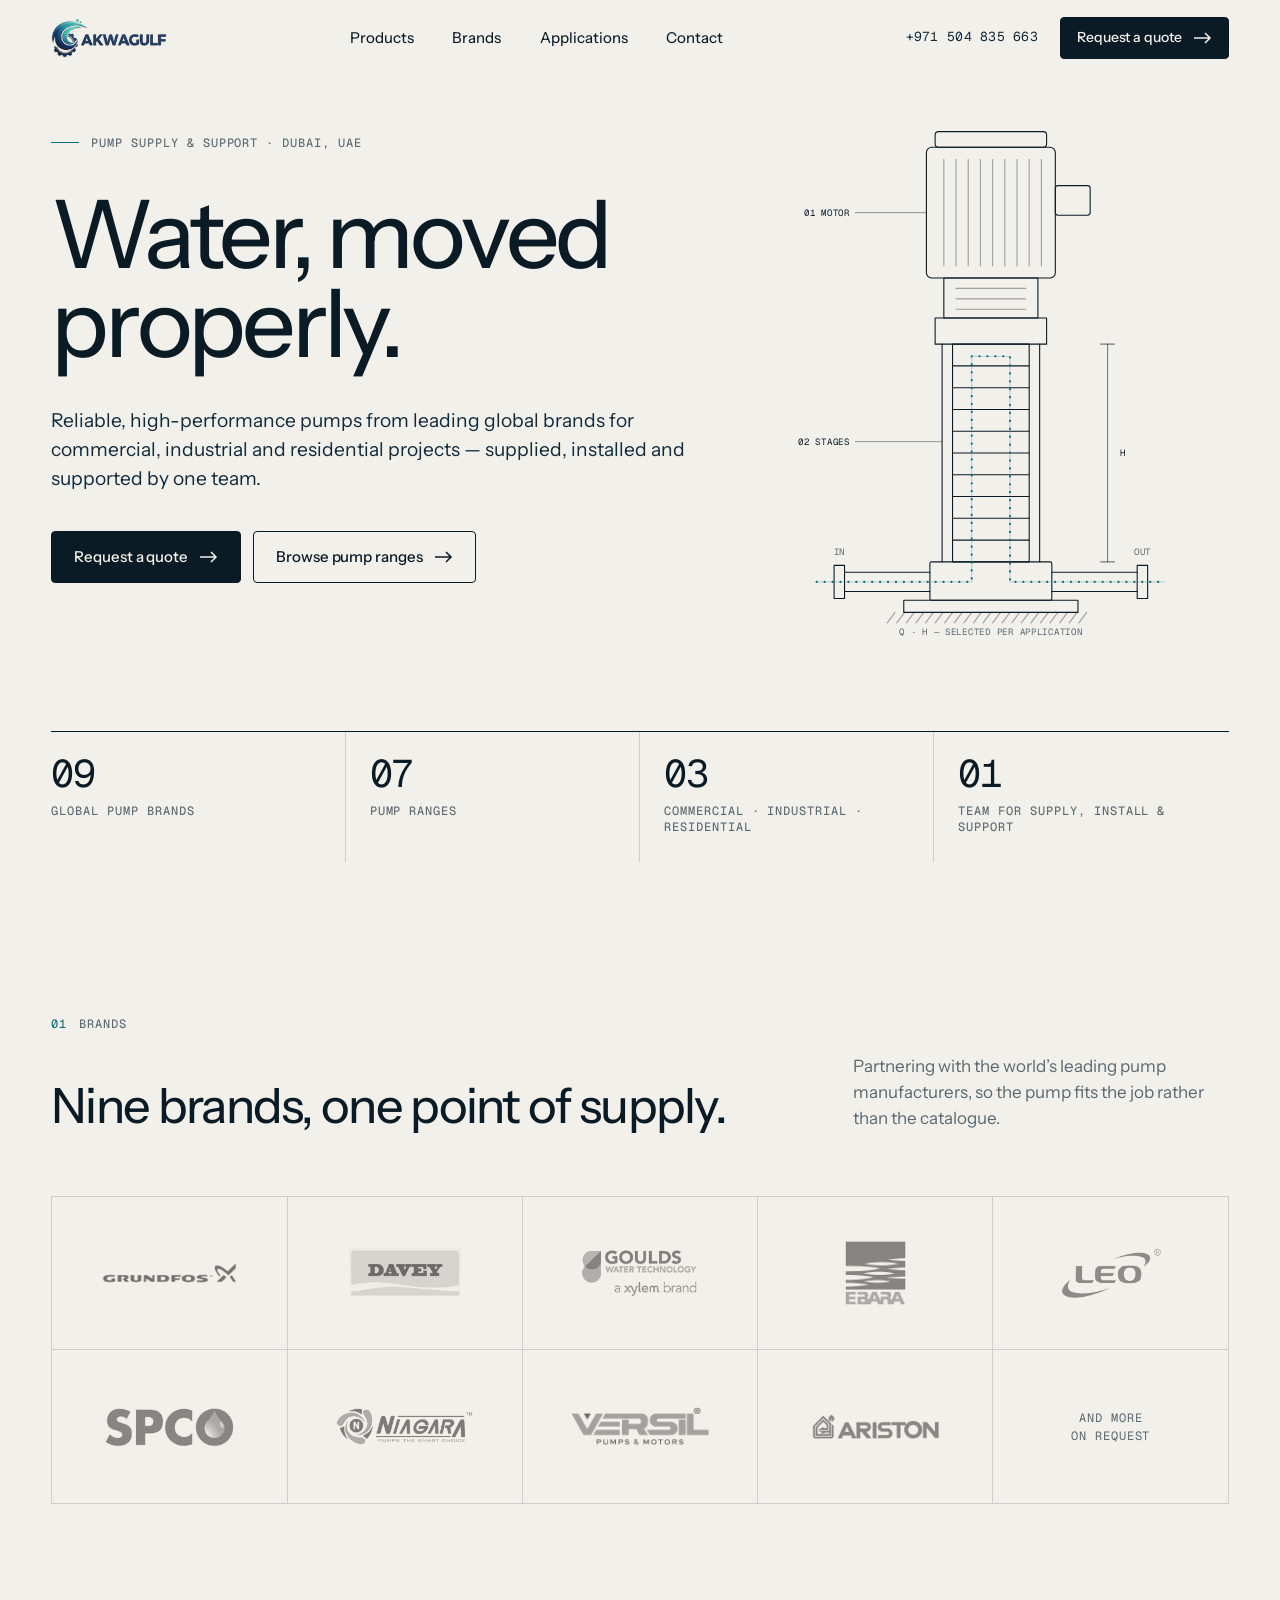
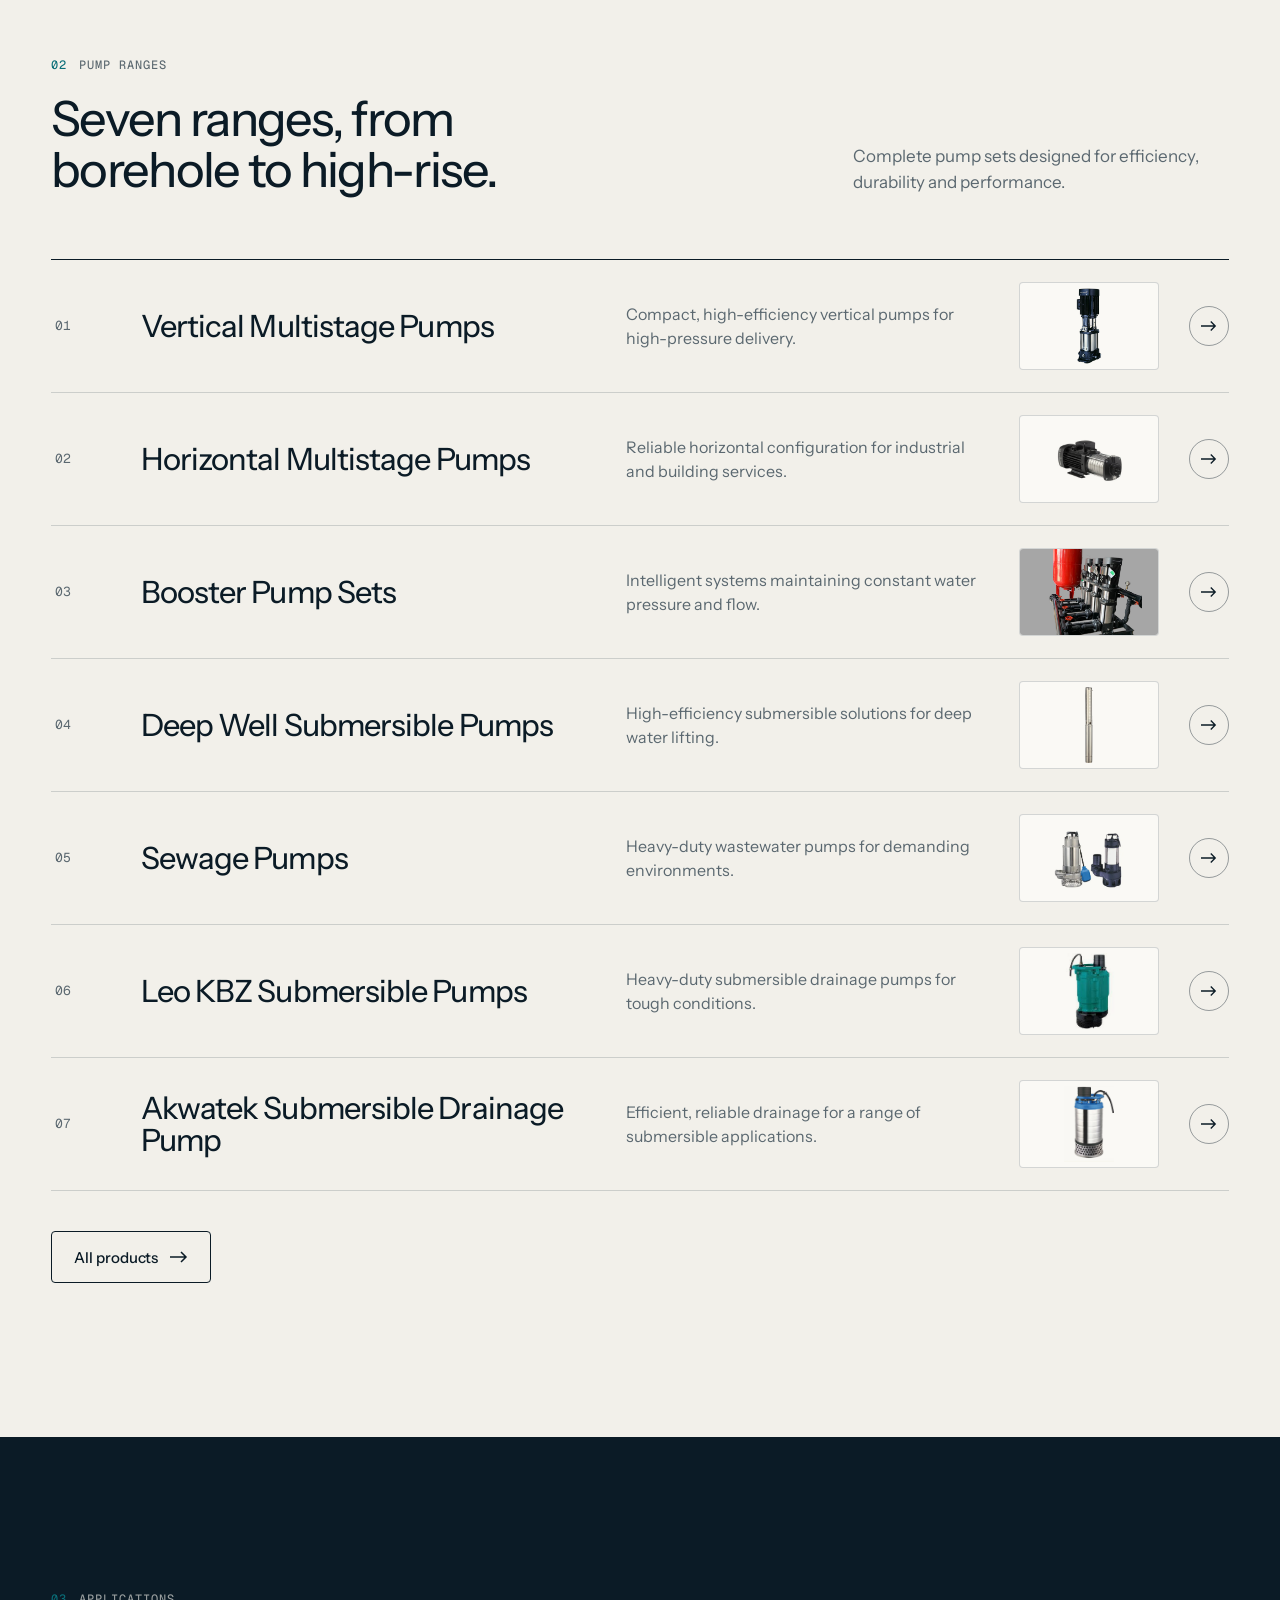
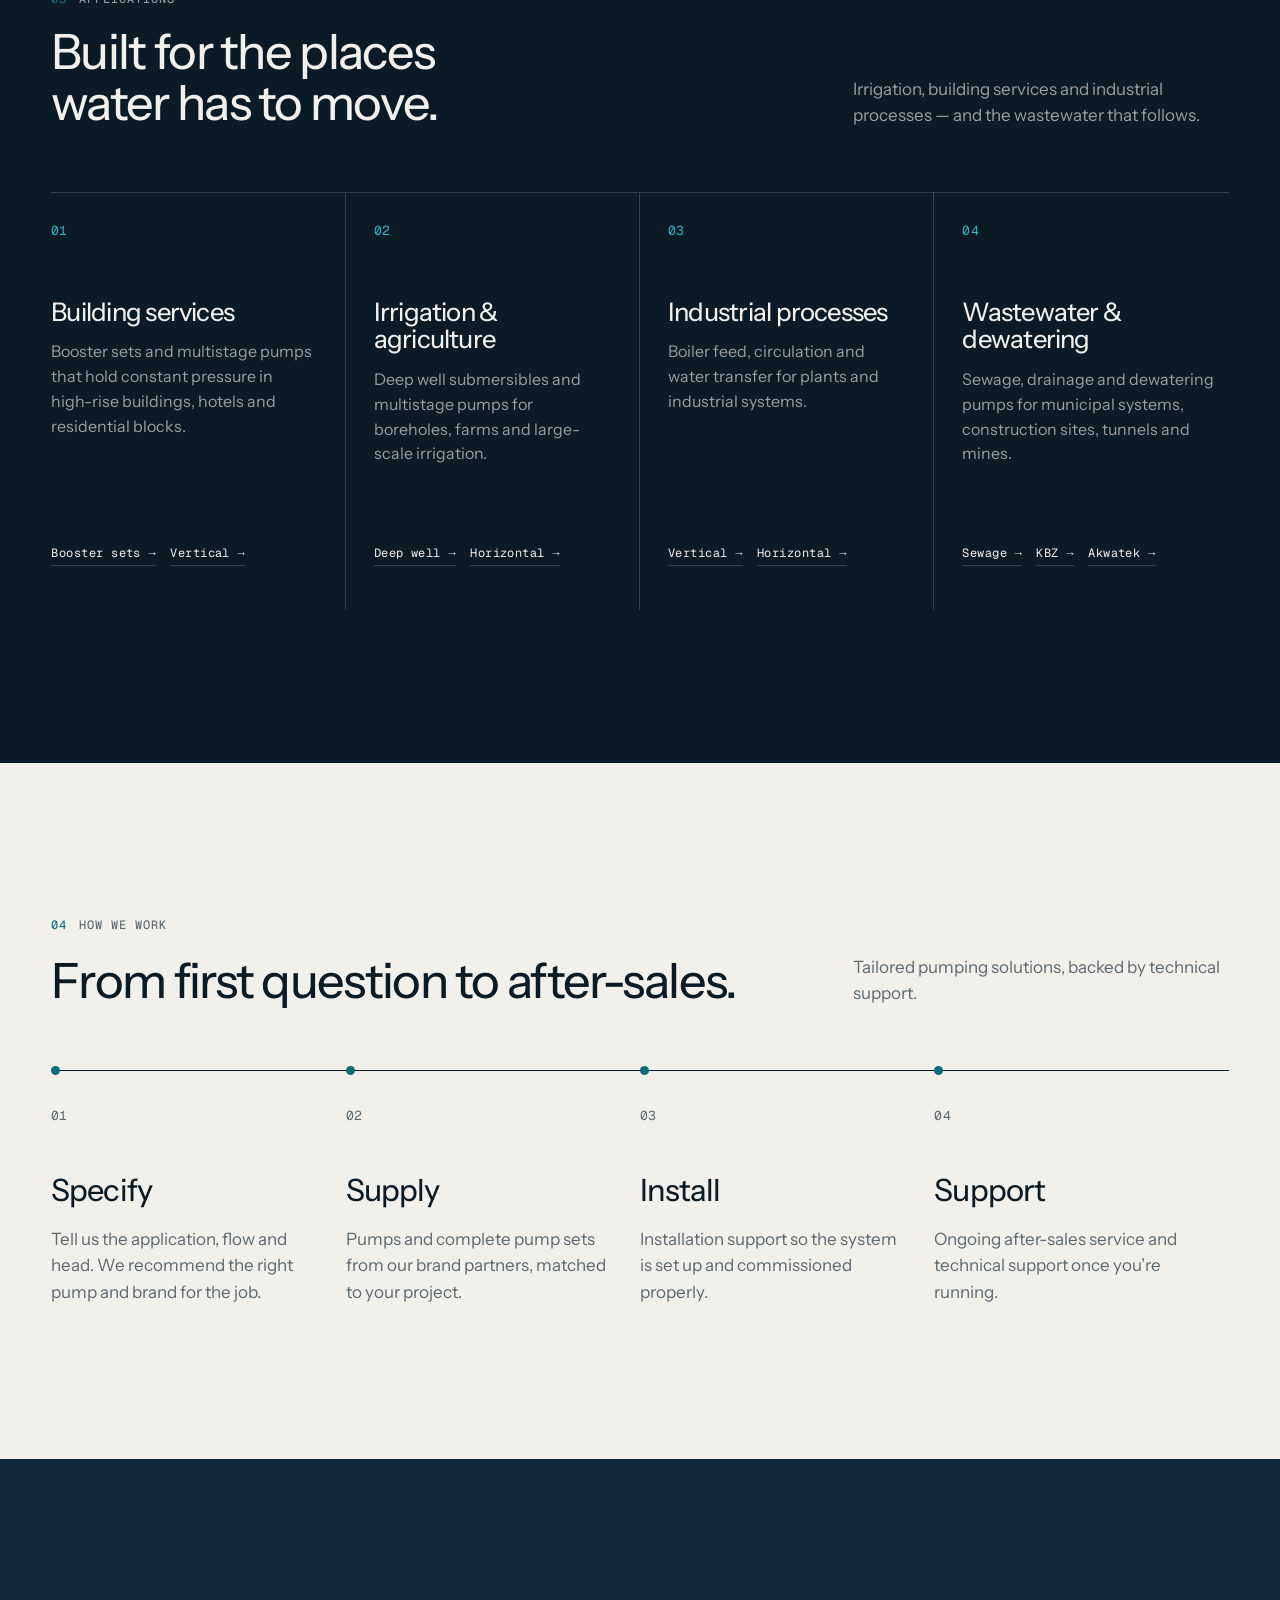
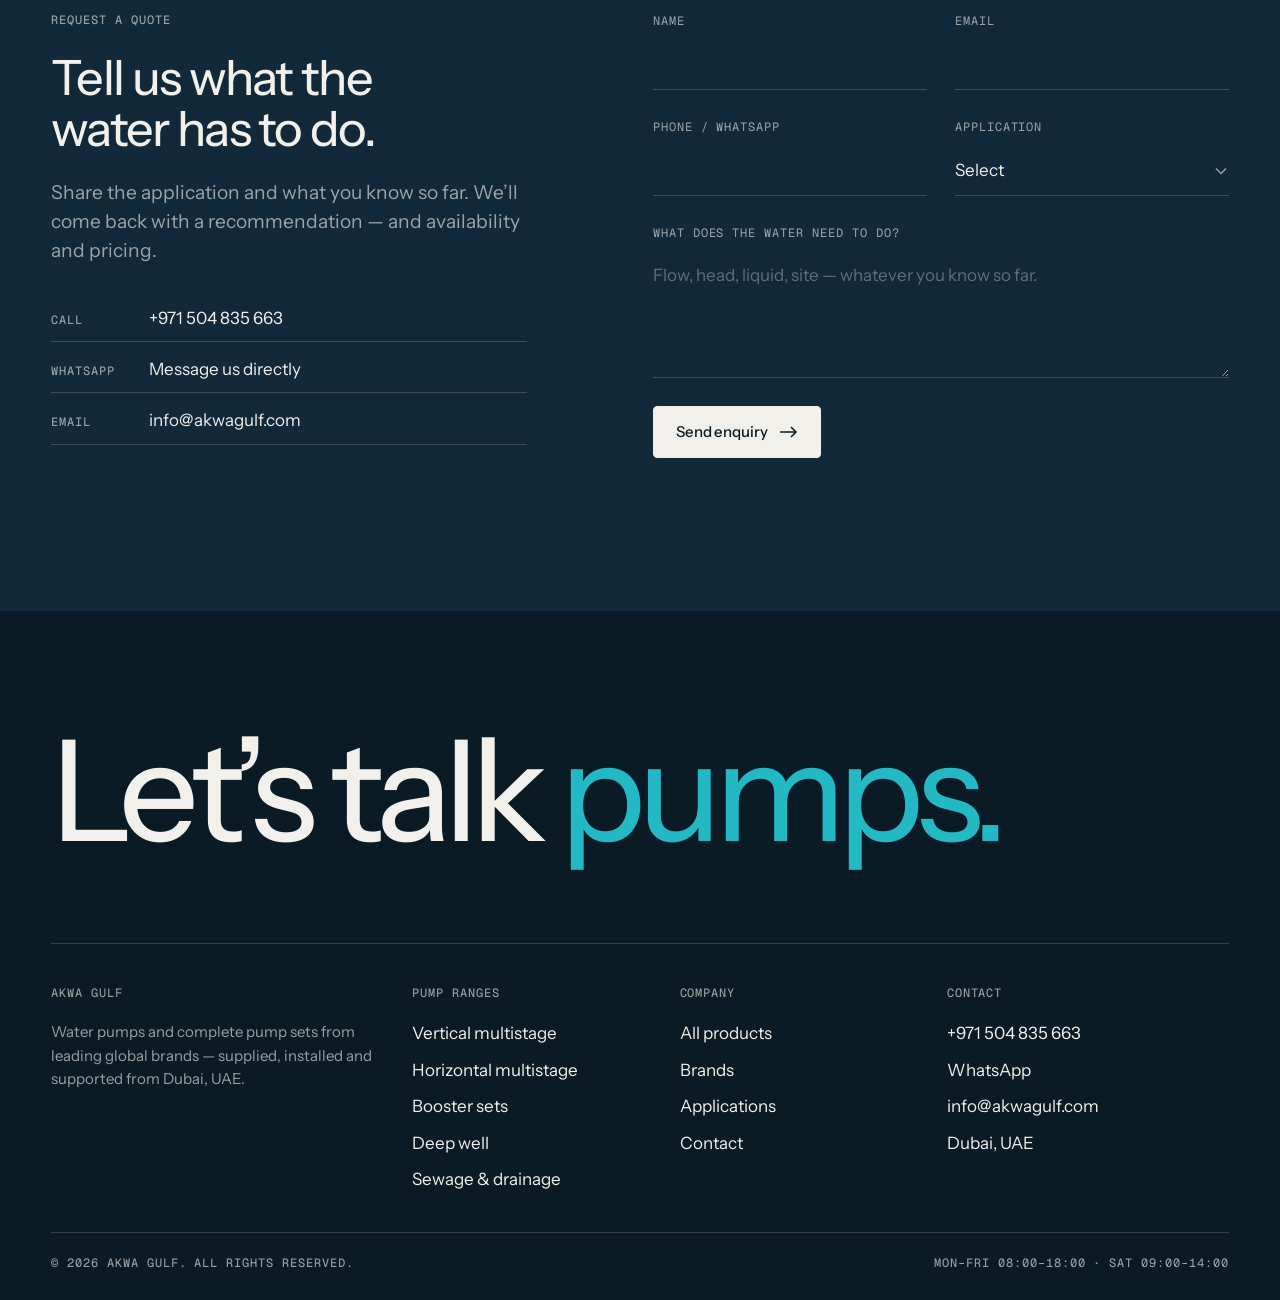
<file: index.html>
<!DOCTYPE html>
<html lang="en">
<head>
<meta charset="utf-8">
<meta name="viewport" content="width=device-width, initial-scale=1">
<title>Akwa Gulf — Water pumps &amp; pump sets, Dubai UAE</title>
<meta name="description" content="Akwa Gulf supplies reliable, high-performance water pumps and complete pump sets from leading global brands for commercial, industrial and residential projects in the UAE.">
<link rel="canonical" href="https://www.akwagulf.com/">
<meta name="google-site-verification" content="6YBeqknxDlxP8BwR0KcgpvpW7hSw1EAXUhiTFwadtOM">
<meta name="theme-color" content="#f2f0ea">
<meta property="og:type" content="website">
<meta property="og:site_name" content="Akwa Gulf">
<meta property="og:title" content="Akwa Gulf — Water pumps &amp; pump sets, Dubai UAE">
<meta property="og:description" content="Akwa Gulf supplies reliable, high-performance water pumps and complete pump sets from leading global brands for commercial, industrial and residential projects in the UAE.">
<meta property="og:url" content="https://www.akwagulf.com/">
<meta property="og:image" content="https://www.akwagulf.com/assets/logo.png">
<link rel="icon" type="image/png" href="/favicon.png?v=2">
<link rel="apple-touch-icon" href="/apple-touch-icon.png">
<link rel="preload" href="/fonts/instrument-sans-latin-wght-normal.woff2" as="font" type="font/woff2" crossorigin>
<link rel="preload" href="/fonts/geist-mono-latin-wght-normal.woff2" as="font" type="font/woff2" crossorigin>
<link rel="stylesheet" href="/css/site.css">
<script>document.documentElement.classList.add("js")</script>
<script type="application/ld+json">{"@context": "https://schema.org", "@type": "Organization", "name": "Akwa Gulf", "url": "https://www.akwagulf.com/", "logo": "https://www.akwagulf.com/assets/logo.png", "email": "info@akwagulf.com", "telephone": "+971504835663", "address": {"@type": "PostalAddress", "addressLocality": "Dubai", "addressCountry": "AE"}}</script>
</head>
<body>
<a class="skip" href="#main">Skip to content</a>
<header class="site-header">
  <div class="wrap">
    <a class="brand" href="/" aria-label="Akwa Gulf — home"><img src="/assets/logo.png" alt="Akwa Gulf" width="116" height="40"></a>
    <nav class="nav" id="nav" aria-label="Main">
      <a class="nav-link" href="/products.html">Products</a>
      <a class="nav-link" href="/#brands">Brands</a>
      <a class="nav-link" href="/#applications">Applications</a>
      <a class="nav-link" href="/contact.html">Contact</a>
      <div class="m-contact"><a href="tel:+971504835663">+971 504 835 663</a><a href="mailto:info@akwagulf.com">info@akwagulf.com</a></div>
    </nav>
    <div class="header-cta">
      <a class="header-tel" href="tel:+971504835663">+971 504 835 663</a>
      <a class="btn btn--sm" href="#quote">Request a quote <svg class="arr" width="18" height="12" viewBox="0 0 18 12" fill="none" stroke="currentColor" stroke-width="1.5" aria-hidden="true"><path d="M0 6h16M11 1l5 5-5 5"/></svg></a>
      <button class="menu-btn" type="button" aria-expanded="false" aria-controls="nav" aria-label="Open menu"><span></span></button>
    </div>
  </div>
</header>
<main id="main">
<section class="hero">
  <div class="wrap">
    <div class="grid hero-grid">
      <div class="hero-copy">
        <p class="label">Pump supply &amp; support · Dubai, UAE</p>
        <h1 class="display">Water, moved properly.</h1>
        <p class="lede">Reliable, high-performance pumps from leading global brands for commercial, industrial and residential projects — supplied, installed and supported by one team.</p>
        <div class="hero-actions">
          <a class="btn" href="#quote">Request a quote <svg class="arr" width="18" height="12" viewBox="0 0 18 12" fill="none" stroke="currentColor" stroke-width="1.5" aria-hidden="true"><path d="M0 6h16M11 1l5 5-5 5"/></svg></a>
          <a class="btn btn--line" href="/products.html">Browse pump ranges <svg class="arr" width="18" height="12" viewBox="0 0 18 12" fill="none" stroke="currentColor" stroke-width="1.5" aria-hidden="true"><path d="M0 6h16M11 1l5 5-5 5"/></svg></a>
        </div>
      </div>
      <div class="hero-art"><svg viewBox="0 0 520 620" role="img" aria-label="Line drawing of a vertical multistage pump with water flowing in at the base, up through the stages and out">
  <g class="ln" fill="none" stroke="currentColor" stroke-width="1.25" stroke-linecap="round" stroke-linejoin="round">
    <rect x="196" y="34" width="128" height="18" rx="4"/>
    <rect x="186" y="52" width="148" height="150" rx="6"/>
    <line class="thin" x1="206" y1="66" x2="206" y2="188"/><line class="thin" x1="220" y1="66" x2="220" y2="188"/><line class="thin" x1="234" y1="66" x2="234" y2="188"/><line class="thin" x1="248" y1="66" x2="248" y2="188"/><line class="thin" x1="262" y1="66" x2="262" y2="188"/><line class="thin" x1="276" y1="66" x2="276" y2="188"/><line class="thin" x1="290" y1="66" x2="290" y2="188"/><line class="thin" x1="304" y1="66" x2="304" y2="188"/><line class="thin" x1="318" y1="66" x2="318" y2="188"/>
    <rect x="334" y="96" width="40" height="34" rx="3"/>
    <rect x="206" y="202" width="108" height="46"/>
    <line class="thin" x1="220" y1="214" x2="300" y2="214"/><line class="thin" x1="220" y1="226" x2="300" y2="226"/><line class="thin" x1="220" y1="238" x2="300" y2="238"/>
    <rect x="196" y="248" width="128" height="30"/>
    <line x1="204" y1="278" x2="204" y2="528"/>
    <line x1="316" y1="278" x2="316" y2="528"/>
    <rect x="216" y="278" width="88" height="250"/>
    <line x1="216" y1="303" x2="304" y2="303"/><line x1="216" y1="328" x2="304" y2="328"/><line x1="216" y1="353" x2="304" y2="353"/><line x1="216" y1="378" x2="304" y2="378"/><line x1="216" y1="403" x2="304" y2="403"/><line x1="216" y1="428" x2="304" y2="428"/><line x1="216" y1="453" x2="304" y2="453"/><line x1="216" y1="478" x2="304" y2="478"/><line x1="216" y1="503" x2="304" y2="503"/>
    <rect x="190" y="528" width="140" height="44" rx="2"/>
    <line x1="190" y1="540" x2="92" y2="540"/><line x1="190" y1="562" x2="92" y2="562"/>
    <rect x="80" y="532" width="12" height="38"/>
    <line x1="330" y1="540" x2="428" y2="540"/><line x1="330" y1="562" x2="428" y2="562"/>
    <rect x="428" y="532" width="12" height="38"/>
    <rect x="160" y="572" width="200" height="14"/>
    <line class="thin" x1="150" y1="586" x2="141" y2="598"/><line class="thin" x1="161" y1="586" x2="152" y2="598"/><line class="thin" x1="172" y1="586" x2="163" y2="598"/><line class="thin" x1="183" y1="586" x2="174" y2="598"/><line class="thin" x1="194" y1="586" x2="185" y2="598"/><line class="thin" x1="205" y1="586" x2="196" y2="598"/><line class="thin" x1="216" y1="586" x2="207" y2="598"/><line class="thin" x1="227" y1="586" x2="218" y2="598"/><line class="thin" x1="238" y1="586" x2="229" y2="598"/><line class="thin" x1="249" y1="586" x2="240" y2="598"/><line class="thin" x1="260" y1="586" x2="251" y2="598"/><line class="thin" x1="271" y1="586" x2="262" y2="598"/><line class="thin" x1="282" y1="586" x2="273" y2="598"/><line class="thin" x1="293" y1="586" x2="284" y2="598"/><line class="thin" x1="304" y1="586" x2="295" y2="598"/><line class="thin" x1="315" y1="586" x2="306" y2="598"/><line class="thin" x1="326" y1="586" x2="317" y2="598"/><line class="thin" x1="337" y1="586" x2="328" y2="598"/><line class="thin" x1="348" y1="586" x2="339" y2="598"/><line class="thin" x1="359" y1="586" x2="350" y2="598"/><line class="thin" x1="370" y1="586" x2="361" y2="598"/>
    <line class="dim" x1="394" y1="278" x2="394" y2="528"/>
    <line class="dim" x1="386" y1="278" x2="402" y2="278"/><line class="dim" x1="386" y1="528" x2="402" y2="528"/>
  </g>
  <g class="flow-wrap" fill="none">
    <path class="flow-base" d="M60 551H238V292H282V551H460" stroke-width="1.5"/>
    <path class="flow" d="M60 551H238V292H282V551H460"/>
  </g>
  <g class="notes">
    <g stroke="currentColor" stroke-width="1" stroke-opacity=".5"><line x1="186" y1="127" x2="104" y2="127"/><line x1="204" y1="390" x2="104" y2="390"/></g>
    <text class="t t-strong" x="98" y="131" text-anchor="end">01 Motor</text>
    <text class="t t-strong" x="98" y="394" text-anchor="end">02 Stages</text>
    <text class="t" x="86" y="520" text-anchor="middle">In</text>
    <text class="t" x="434" y="520" text-anchor="middle">Out</text>
    <text class="t t-strong" x="408" y="407">H</text>
    <text class="t" x="260" y="612" text-anchor="middle">Q · H — selected per application</text>
  </g>
</svg></div>
    </div>
    <div class="facts rv">
      <ul>
        <li><span class="n">09</span><span class="label">Global pump brands</span></li>
        <li><span class="n">07</span><span class="label">Pump ranges</span></li>
        <li><span class="n">03</span><span class="label">Commercial · Industrial · Residential</span></li>
        <li><span class="n">01</span><span class="label">Team for supply, install &amp; support</span></li>
      </ul>
    </div>
  </div>
</section>

<section class="section" id="brands">
  <div class="wrap">
    <div class="sec-head">
      <p class="label"><span class="idx">01</span> Brands</p>
      <h2 class="h2 rv">Nine brands, one point of supply.</h2>
      <p class="rv">Partnering with the world’s leading pump manufacturers, so the pump fits the job rather than the catalogue.</p>
    </div>
    <ul class="brand-grid rv"><li class="brand-cell"><img src="/assets/brand-grundfos.png" alt="Grundfos" width="174" height="31" style="height:30px" loading="lazy"></li><li class="brand-cell"><img src="/assets/brand-davey.png" alt="Davey" width="170" height="76" style="height:50px" loading="lazy"></li><li class="brand-cell"><img src="/assets/brand-goulds.png" alt="Xylem Goulds" width="169" height="71" style="height:50px" loading="lazy"></li><li class="brand-cell"><img src="/assets/brand-ebara.png" alt="Ebara" width="133" height="140" style="height:66px" loading="lazy"></li><li class="brand-cell"><img src="/assets/brand-leo.png" alt="Leo" width="314" height="157" style="height:50px" loading="lazy"></li><li class="brand-cell"><img src="/assets/brand-spco.jpeg" alt="Spco" width="200" height="64" style="height:42px" loading="lazy"></li><li class="brand-cell"><img src="/assets/brand-niagara.jpg" alt="Niagara" width="255" height="72" style="height:42px" loading="lazy"></li><li class="brand-cell"><img src="/assets/brand-versil.png" alt="Versil" width="286" height="79" style="height:42px" loading="lazy"></li><li class="brand-cell"><img src="/assets/brand-ariston.png" alt="Ariston" width="171" height="39" style="height:30px" loading="lazy"></li><li class="brand-cell brand-cell--text">And more<br>on request</li></ul>
  </div>
</section>

<section class="section" style="padding-top:0" id="ranges">
  <div class="wrap">
    <div class="sec-head">
      <p class="label"><span class="idx">02</span> Pump ranges</p>
      <h2 class="h2 rv">Seven ranges, from borehole to high-rise.</h2>
      <p class="rv">Complete pump sets designed for efficiency, durability and performance.</p>
    </div>
    <ul class="range-list"><li class="range-row rv">
  <span class="num">01</span>
  <h3><a href="/verticalpump.html">Vertical Multistage Pumps</a></h3>
  <p class="desc">Compact, high-efficiency vertical pumps for high-pressure delivery.</p>
  <div class="thumb"><img src="/assets/vertical-multistage.webp" alt="" loading="lazy"></div>
  <span class="go" aria-hidden="true"><svg width="16" height="12" viewBox="0 0 18 12" fill="none" stroke="currentColor" stroke-width="1.5" aria-hidden="true"><path d="M0 6h16M11 1l5 5-5 5"/></svg></span>
</li><li class="range-row rv">
  <span class="num">02</span>
  <h3><a href="/horizontalpump.html">Horizontal Multistage Pumps</a></h3>
  <p class="desc">Reliable horizontal configuration for industrial and building services.</p>
  <div class="thumb"><img src="/assets/horizontal-multistage.webp" alt="" loading="lazy"></div>
  <span class="go" aria-hidden="true"><svg width="16" height="12" viewBox="0 0 18 12" fill="none" stroke="currentColor" stroke-width="1.5" aria-hidden="true"><path d="M0 6h16M11 1l5 5-5 5"/></svg></span>
</li><li class="range-row rv">
  <span class="num">03</span>
  <h3><a href="/boosterpump.html">Booster Pump Sets</a></h3>
  <p class="desc">Intelligent systems maintaining constant water pressure and flow.</p>
  <div class="thumb thumb--cover"><img src="/assets/booster-pump-set.jpg" alt="" loading="lazy"></div>
  <span class="go" aria-hidden="true"><svg width="16" height="12" viewBox="0 0 18 12" fill="none" stroke="currentColor" stroke-width="1.5" aria-hidden="true"><path d="M0 6h16M11 1l5 5-5 5"/></svg></span>
</li><li class="range-row rv">
  <span class="num">04</span>
  <h3><a href="/deepwellpump.html">Deep Well Submersible Pumps</a></h3>
  <p class="desc">High-efficiency submersible solutions for deep water lifting.</p>
  <div class="thumb"><img src="/assets/deepwell-submersible.jpg" alt="" loading="lazy"></div>
  <span class="go" aria-hidden="true"><svg width="16" height="12" viewBox="0 0 18 12" fill="none" stroke="currentColor" stroke-width="1.5" aria-hidden="true"><path d="M0 6h16M11 1l5 5-5 5"/></svg></span>
</li><li class="range-row rv">
  <span class="num">05</span>
  <h3><a href="/sewagepump.html">Sewage Pumps</a></h3>
  <p class="desc">Heavy-duty wastewater pumps for demanding environments.</p>
  <div class="thumb"><img src="/assets/sewage-pump.webp" alt="" loading="lazy"></div>
  <span class="go" aria-hidden="true"><svg width="16" height="12" viewBox="0 0 18 12" fill="none" stroke="currentColor" stroke-width="1.5" aria-hidden="true"><path d="M0 6h16M11 1l5 5-5 5"/></svg></span>
</li><li class="range-row rv">
  <span class="num">06</span>
  <h3><a href="/kbzpump.html">Leo KBZ Submersible Pumps</a></h3>
  <p class="desc">Heavy-duty submersible drainage pumps for tough conditions.</p>
  <div class="thumb"><img src="/assets/leo-kbz.jpg" alt="" loading="lazy"></div>
  <span class="go" aria-hidden="true"><svg width="16" height="12" viewBox="0 0 18 12" fill="none" stroke="currentColor" stroke-width="1.5" aria-hidden="true"><path d="M0 6h16M11 1l5 5-5 5"/></svg></span>
</li><li class="range-row rv">
  <span class="num">07</span>
  <h3><a href="/ksm-submersible-drainage-pump.html">Akwatek Submersible Drainage Pump</a></h3>
  <p class="desc">Efficient, reliable drainage for a range of submersible applications.</p>
  <div class="thumb"><img src="/assets/akwatek-drainage.png" alt="" loading="lazy"></div>
  <span class="go" aria-hidden="true"><svg width="16" height="12" viewBox="0 0 18 12" fill="none" stroke="currentColor" stroke-width="1.5" aria-hidden="true"><path d="M0 6h16M11 1l5 5-5 5"/></svg></span>
</li></ul>
    <div style="margin-top:40px"><a class="btn btn--line" href="/products.html">All products <svg class="arr" width="18" height="12" viewBox="0 0 18 12" fill="none" stroke="currentColor" stroke-width="1.5" aria-hidden="true"><path d="M0 6h16M11 1l5 5-5 5"/></svg></a></div>
  </div>
</section>

<section class="section on-ink" id="applications">
  <div class="wrap">
    <div class="sec-head">
      <p class="label"><span class="idx">03</span> Applications</p>
      <h2 class="h2 rv">Built for the places water has to move.</h2>
      <p class="rv">Irrigation, building services and industrial processes — and the wastewater that follows.</p>
    </div>
    <ul class="apps"><li class="app rv" style="--d:0ms"><span class="num">01</span><div><h3>Building services</h3><p>Booster sets and multistage pumps that hold constant pressure in high-rise buildings, hotels and residential blocks.</p></div>
  <div class="which"><a href="/boosterpump.html">Booster sets →</a><a href="/verticalpump.html">Vertical →</a></div></li><li class="app rv" style="--d:80ms"><span class="num">02</span><div><h3>Irrigation & agriculture</h3><p>Deep well submersibles and multistage pumps for boreholes, farms and large-scale irrigation.</p></div>
  <div class="which"><a href="/deepwellpump.html">Deep well →</a><a href="/horizontalpump.html">Horizontal →</a></div></li><li class="app rv" style="--d:160ms"><span class="num">03</span><div><h3>Industrial processes</h3><p>Boiler feed, circulation and water transfer for plants and industrial systems.</p></div>
  <div class="which"><a href="/verticalpump.html">Vertical →</a><a href="/horizontalpump.html">Horizontal →</a></div></li><li class="app rv" style="--d:240ms"><span class="num">04</span><div><h3>Wastewater & dewatering</h3><p>Sewage, drainage and dewatering pumps for municipal systems, construction sites, tunnels and mines.</p></div>
  <div class="which"><a href="/sewagepump.html">Sewage →</a><a href="/kbzpump.html">KBZ →</a><a href="/ksm-submersible-drainage-pump.html">Akwatek →</a></div></li></ul>
  </div>
</section>

<section class="section" id="process">
  <div class="wrap">
    <div class="sec-head">
      <p class="label"><span class="idx">04</span> How we work</p>
      <h2 class="h2 rv">From first question to after-sales.</h2>
      <p class="rv">Tailored pumping solutions, backed by technical support.</p>
    </div>
    <ol class="steps"><li class="step rv" style="--d:0ms"><span class="num">01</span><h3>Specify</h3><p>Tell us the application, flow and head. We recommend the right pump and brand for the job.</p></li><li class="step rv" style="--d:90ms"><span class="num">02</span><h3>Supply</h3><p>Pumps and complete pump sets from our brand partners, matched to your project.</p></li><li class="step rv" style="--d:180ms"><span class="num">03</span><h3>Install</h3><p>Installation support so the system is set up and commissioned properly.</p></li><li class="step rv" style="--d:270ms"><span class="num">04</span><h3>Support</h3><p>Ongoing after-sales service and technical support once you’re running.</p></li></ol>
  </div>
</section>
<section class="band section" id="quote">
  <div class="wrap grid band-grid">
    <div class="band-copy rv">
      <p class="label" style="margin-bottom:24px">Request a quote</p>
      <h2 class="h2">Tell us what the water has to do.</h2>
      <p class="lede">Share the application and what you know so far. We’ll come back with a recommendation — and availability and pricing.</p>
      <div class="contact-lines">
        <a href="tel:+971504835663"><span class="label">Call</span><span>+971 504 835 663</span></a>
        <a href="https://wa.me/971504835663" rel="noopener"><span class="label">WhatsApp</span><span>Message us directly</span></a>
        <a href="mailto:info@akwagulf.com"><span class="label">Email</span><span>info@akwagulf.com</span></a>
      </div>
    </div>
    <div class="band-form rv" style="--d:120ms"><form class="form" id="quote-form" data-endpoint="https://formspree.io/f/xwprvebn" novalidate>
  <div class="field"><label for="quote-form-name">Name</label><input id="quote-form-name" name="name" autocomplete="name" required></div>
  <div class="field"><label for="quote-form-email">Email</label><input id="quote-form-email" name="_replyto" type="email" autocomplete="email" required></div>
  <div class="field"><label for="quote-form-phone">Phone / WhatsApp</label><input id="quote-form-phone" name="phone" type="tel" autocomplete="tel"></div>
  <div class="field"><label for="quote-form-app">Application</label><select id="quote-form-app" name="application"><option value="" selected disabled>Select</option><option>Building services</option><option>Irrigation &amp; agriculture</option><option>Industrial process</option><option>Residential</option><option>Wastewater &amp; drainage</option><option>Not sure yet</option></select></div>
  <div class="field field--full"><label for="quote-form-msg">What does the water need to do?</label><textarea id="quote-form-msg" name="message" rows="4" placeholder="Flow, head, liquid, site — whatever you know so far." required></textarea></div>
  <input type="hidden" name="_subject" value="New quote request — Akwa Gulf website">
  <div class="hp" aria-hidden="true"><input name="_gotcha" tabindex="-1" autocomplete="off"></div>
  <div class="form-foot"><button class="btn btn--light" type="submit">Send enquiry <svg class="arr" width="18" height="12" viewBox="0 0 18 12" fill="none" stroke="currentColor" stroke-width="1.5" aria-hidden="true"><path d="M0 6h16M11 1l5 5-5 5"/></svg></button><p class="form-status" role="status" aria-live="polite"></p></div>
</form></div>
  </div>
</section>
</main>
<footer class="site-footer on-ink">
  <div class="wrap">
    <p class="foot-big">Let’s talk <em>pumps.</em></p>
    <div class="foot-grid">
      <div>
        <h4>Akwa Gulf</h4>
        <p>Water pumps and complete pump sets from leading global brands — supplied, installed and supported from Dubai, UAE.</p>
      </div>
      <div>
        <h4>Pump ranges</h4>
        <ul>
          <li><a href="/verticalpump.html">Vertical multistage</a></li>
          <li><a href="/horizontalpump.html">Horizontal multistage</a></li>
          <li><a href="/boosterpump.html">Booster sets</a></li>
          <li><a href="/deepwellpump.html">Deep well</a></li>
          <li><a href="/sewagepump.html">Sewage &amp; drainage</a></li>
        </ul>
      </div>
      <div>
        <h4>Company</h4>
        <ul>
          <li><a href="/products.html">All products</a></li>
          <li><a href="/#brands">Brands</a></li>
          <li><a href="/#applications">Applications</a></li>
          <li><a href="/contact.html">Contact</a></li>
        </ul>
      </div>
      <div>
        <h4>Contact</h4>
        <ul>
          <li><a href="tel:+971504835663">+971 504 835 663</a></li>
          <li><a href="https://wa.me/971504835663" rel="noopener">WhatsApp</a></li>
          <li><a href="mailto:info@akwagulf.com">info@akwagulf.com</a></li>
          <li>Dubai, UAE</li>
        </ul>
      </div>
    </div>
    <div class="foot-base">
      <span class="label">© <span data-year>2026</span> Akwa Gulf. All rights reserved.</span>
      <span class="label">Mon–Fri 08:00–18:00 · Sat 09:00–14:00</span>
    </div>
  </div>
</footer>
<script src="/js/site.js" defer></script>
</body>
</html>
</file>
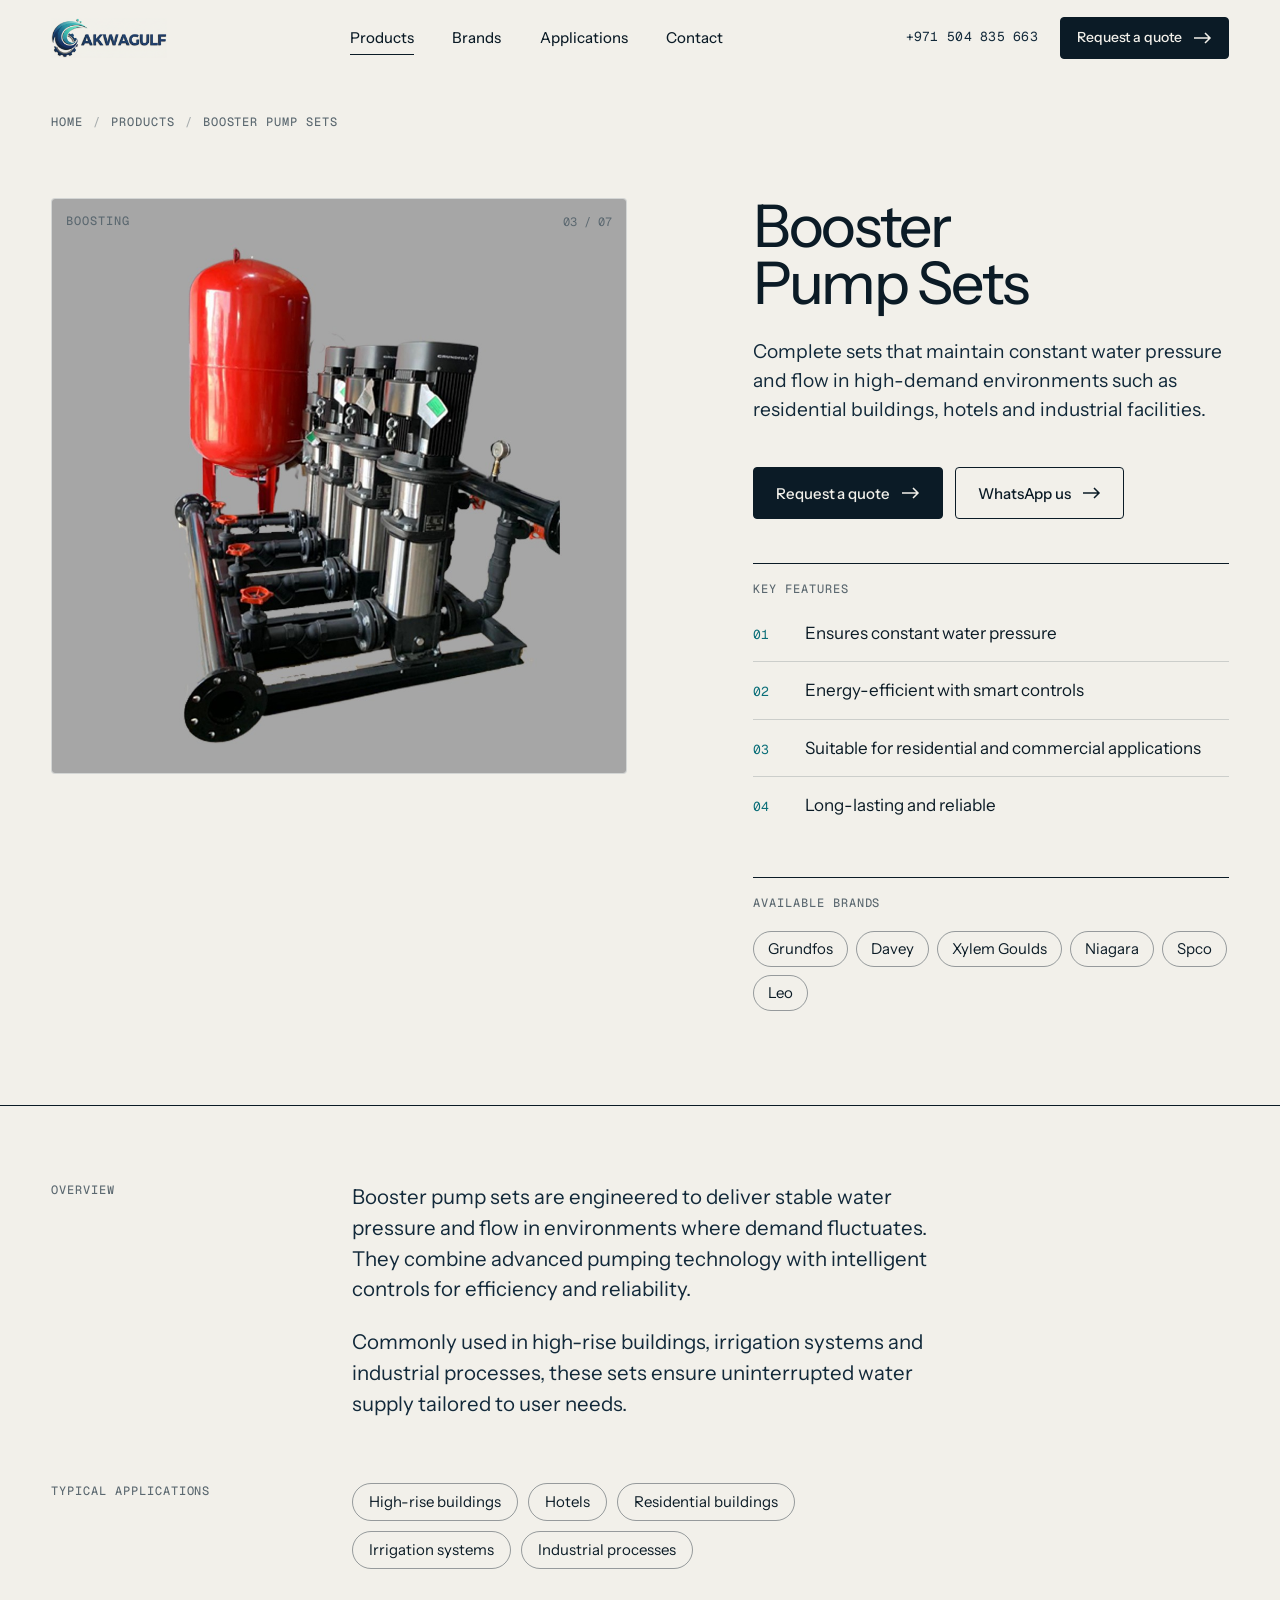
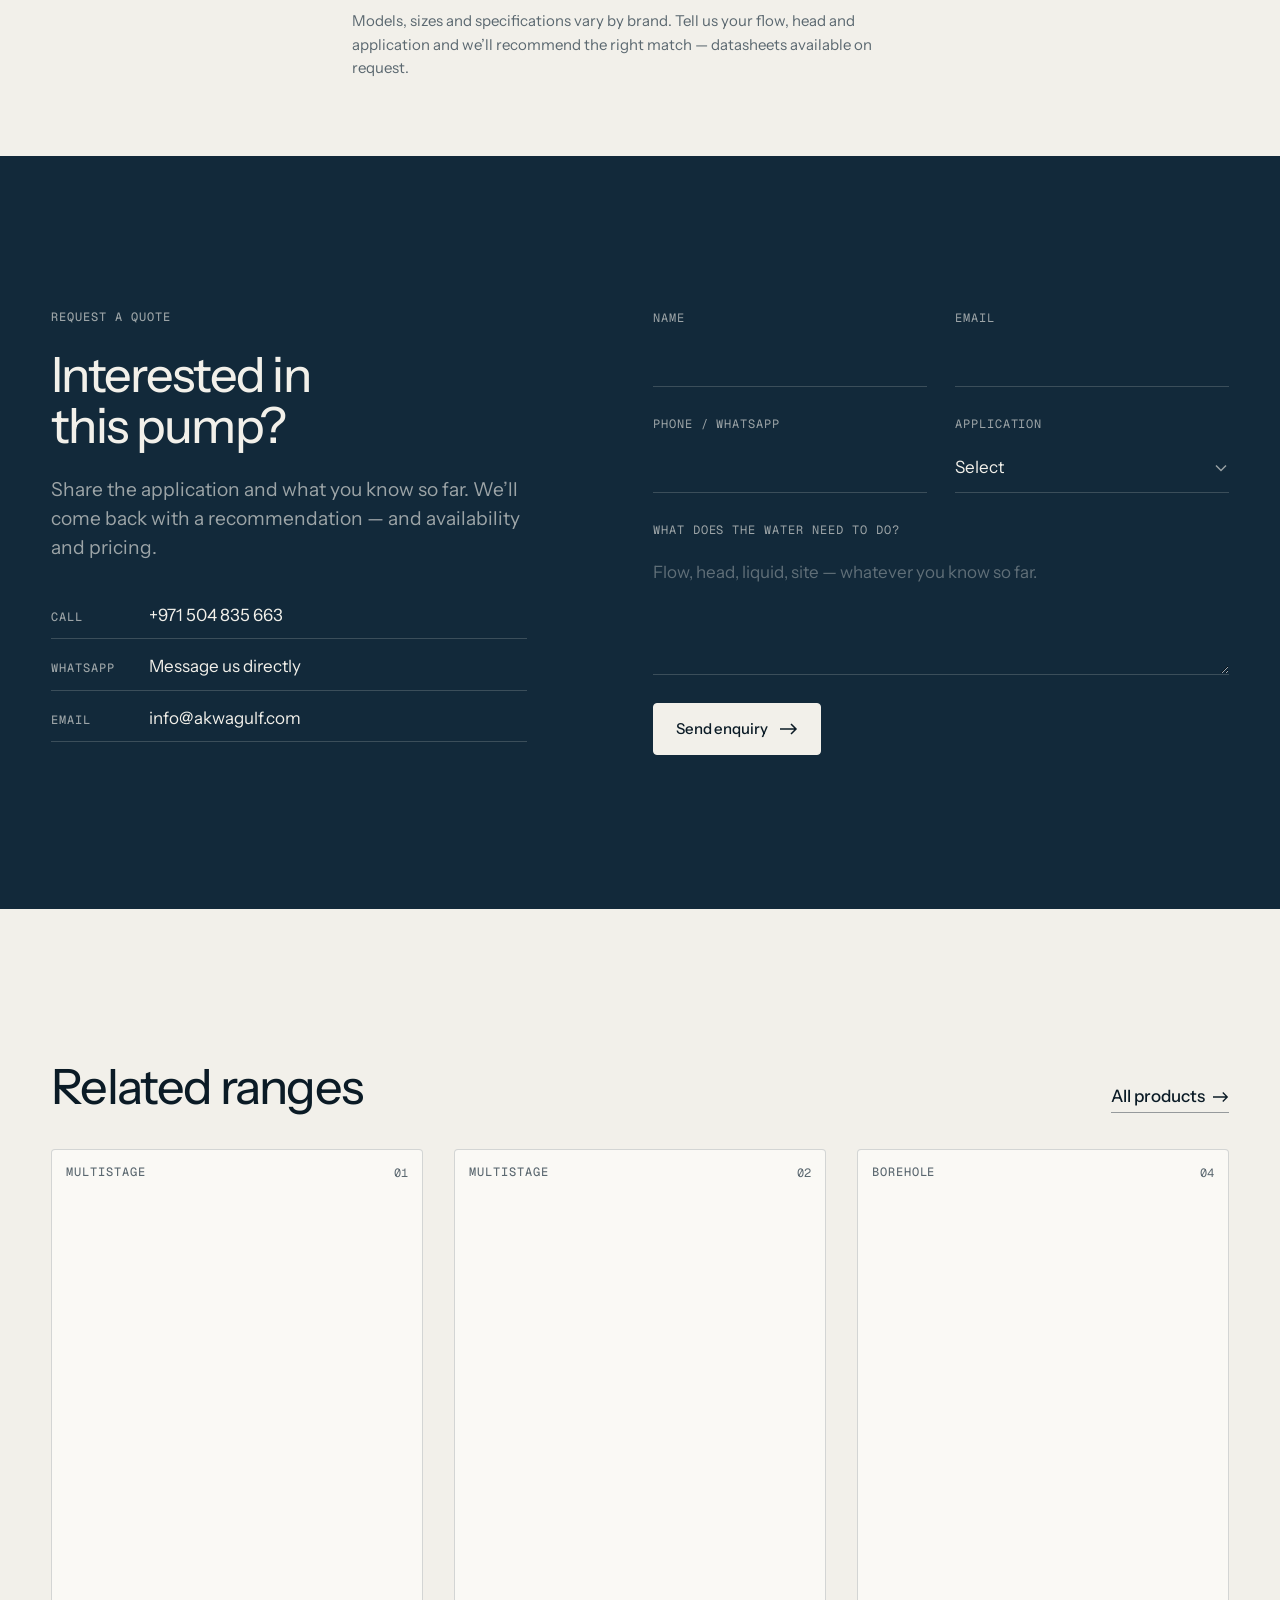
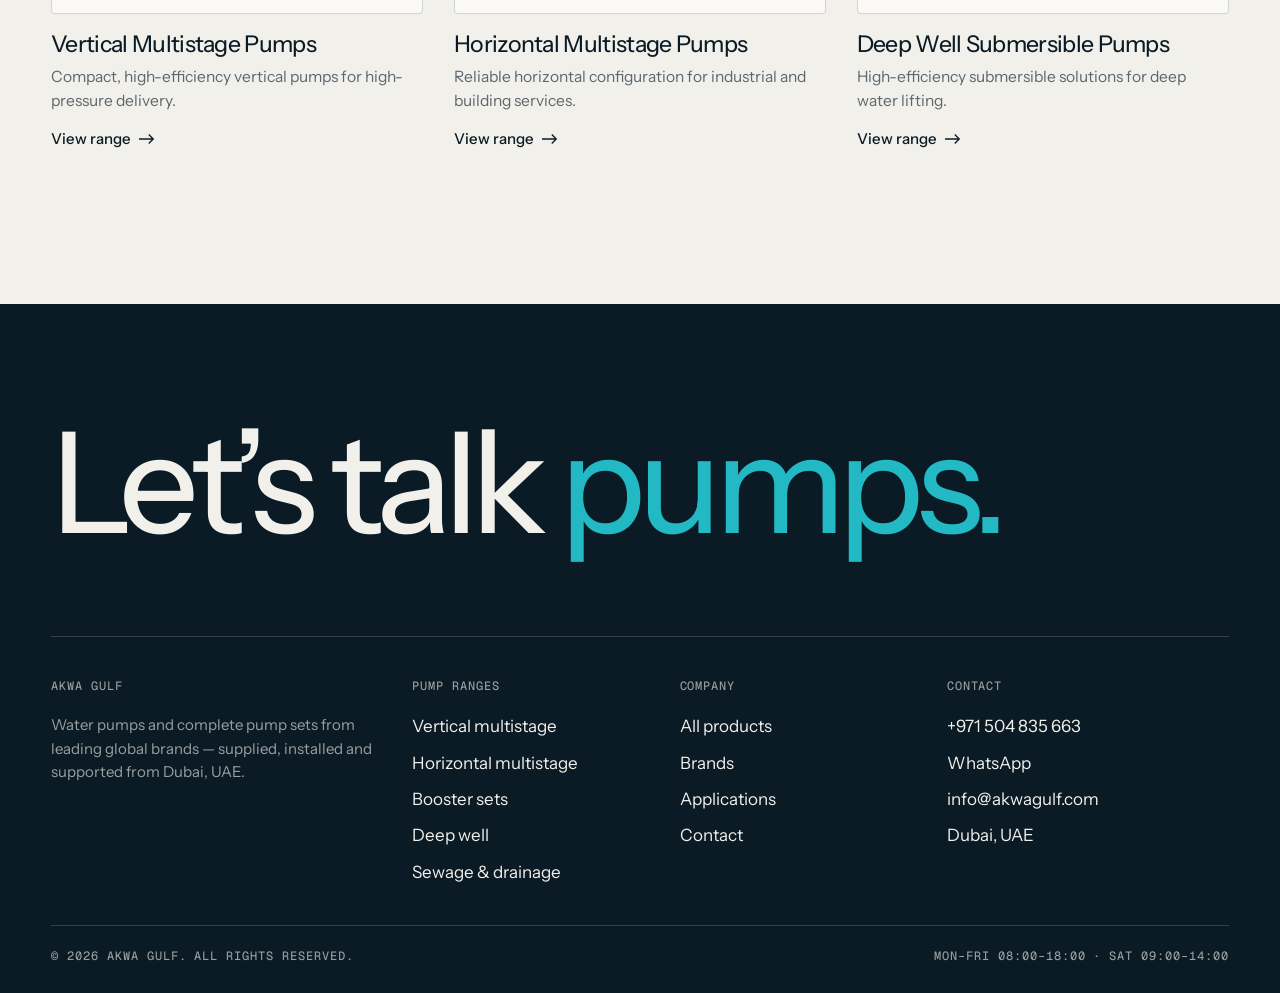
<file: boosterpump.html>
<!DOCTYPE html>
<html lang="en">
<head>
<meta charset="utf-8">
<meta name="viewport" content="width=device-width, initial-scale=1">
<title>Booster Pump Sets | Akwa Gulf</title>
<meta name="description" content="Booster Pump Sets from Akwa Gulf, Dubai. Complete sets that maintain constant water pressure and flow in high-demand environments such as residential buildings, hotels and industrial facilities.">
<link rel="canonical" href="https://www.akwagulf.com/boosterpump">
<meta name="google-site-verification" content="6YBeqknxDlxP8BwR0KcgpvpW7hSw1EAXUhiTFwadtOM">
<meta name="theme-color" content="#f2f0ea">
<meta property="og:type" content="website">
<meta property="og:site_name" content="Akwa Gulf">
<meta property="og:title" content="Booster Pump Sets | Akwa Gulf">
<meta property="og:description" content="Booster Pump Sets from Akwa Gulf, Dubai. Complete sets that maintain constant water pressure and flow in high-demand environments such as residential buildings, hotels and industrial facilities.">
<meta property="og:url" content="https://www.akwagulf.com/boosterpump">
<meta property="og:image" content="https://www.akwagulf.com/assets/booster-pump-set.jpg">
<link rel="icon" type="image/png" href="/favicon.png?v=2">
<link rel="apple-touch-icon" href="/apple-touch-icon.png">
<link rel="preload" href="/fonts/instrument-sans-latin-wght-normal.woff2" as="font" type="font/woff2" crossorigin>
<link rel="preload" href="/fonts/geist-mono-latin-wght-normal.woff2" as="font" type="font/woff2" crossorigin>
<link rel="stylesheet" href="/css/site.css">
<script>document.documentElement.classList.add("js")</script>
<script type="application/ld+json">{"@context": "https://schema.org", "@type": "Product", "name": "Booster Pump Sets", "description": "Complete sets that maintain constant water pressure and flow in high-demand environments such as residential buildings, hotels and industrial facilities.", "image": "https://www.akwagulf.com/assets/booster-pump-set.jpg", "brand": [{"@type": "Brand", "name": "Grundfos"}, {"@type": "Brand", "name": "Davey"}, {"@type": "Brand", "name": "Xylem Goulds"}, {"@type": "Brand", "name": "Niagara"}, {"@type": "Brand", "name": "Spco"}, {"@type": "Brand", "name": "Leo"}], "category": "Boosting"}</script>
</head>
<body>
<a class="skip" href="#main">Skip to content</a>
<header class="site-header">
  <div class="wrap">
    <a class="brand" href="/" aria-label="Akwa Gulf — home"><img src="/assets/logo.png" alt="Akwa Gulf" width="116" height="40"></a>
    <nav class="nav" id="nav" aria-label="Main">
      <a class="nav-link" href="/products.html" aria-current="page">Products</a>
      <a class="nav-link" href="/#brands">Brands</a>
      <a class="nav-link" href="/#applications">Applications</a>
      <a class="nav-link" href="/contact.html">Contact</a>
      <div class="m-contact"><a href="tel:+971504835663">+971 504 835 663</a><a href="mailto:info@akwagulf.com">info@akwagulf.com</a></div>
    </nav>
    <div class="header-cta">
      <a class="header-tel" href="tel:+971504835663">+971 504 835 663</a>
      <a class="btn btn--sm" href="#quote">Request a quote <svg class="arr" width="18" height="12" viewBox="0 0 18 12" fill="none" stroke="currentColor" stroke-width="1.5" aria-hidden="true"><path d="M0 6h16M11 1l5 5-5 5"/></svg></a>
      <button class="menu-btn" type="button" aria-expanded="false" aria-controls="nav" aria-label="Open menu"><span></span></button>
    </div>
  </div>
</header>
<main id="main">
<section class="page-head" style="padding-bottom:clamp(28px,3vw,48px)">
  <div class="wrap">
    <p class="crumbs label"><a href="/">Home</a><span class="sep">/</span><a href="/products.html">Products</a><span class="sep">/</span><span>Booster Pump Sets</span></p>
  </div>
</section>
<div class="wrap">
  <div class="grid detail">
    <div class="detail-media rv"><div class="tile tile--cover"><span class="label tag">Boosting</span><span class="corner">03 / 07</span><img src="/assets/booster-pump-set.jpg" alt="Booster Pump Sets"></div></div>
    <div class="detail-info">
      <h1 class="h1" style="font-size:clamp(2.4rem,4.6vw,4.25rem)">Booster Pump Sets</h1>
      <p class="lede">Complete sets that maintain constant water pressure and flow in high-demand environments such as residential buildings, hotels and industrial facilities.</p>
      <div class="detail-cta"><a class="btn" href="#quote">Request a quote <svg class="arr" width="18" height="12" viewBox="0 0 18 12" fill="none" stroke="currentColor" stroke-width="1.5" aria-hidden="true"><path d="M0 6h16M11 1l5 5-5 5"/></svg></a><a class="btn btn--line" href="https://wa.me/971504835663" rel="noopener">WhatsApp us <svg class="arr" width="18" height="12" viewBox="0 0 18 12" fill="none" stroke="currentColor" stroke-width="1.5" aria-hidden="true"><path d="M0 6h16M11 1l5 5-5 5"/></svg></a></div>
      <div class="spec"><h2>Key features</h2><ul><li><span class="num">01</span><span>Ensures constant water pressure</span></li><li><span class="num">02</span><span>Energy-efficient with smart controls</span></li><li><span class="num">03</span><span>Suitable for residential and commercial applications</span></li><li><span class="num">04</span><span>Long-lasting and reliable</span></li></ul></div>
      <div class="spec spec--brands"><h2>Available brands</h2><ul><li>Grundfos</li><li>Davey</li><li>Xylem Goulds</li><li>Niagara</li><li>Spco</li><li>Leo</li></ul></div>
    </div>
  </div>
</div>
<section class="overview">
  <div class="wrap grid overview-grid">
    <p class="label">Overview</p>
    <div class="overview-body rv"><p>Booster pump sets are engineered to deliver stable water pressure and flow in environments where demand fluctuates. They combine advanced pumping technology with intelligent controls for efficiency and reliability.</p><p>Commonly used in high-rise buildings, irrigation systems and industrial processes, these sets ensure uninterrupted water supply tailored to user needs.</p></div>
    <p class="label" style="margin-top:24px">Typical applications</p>
    <ul class="apps-list rv" style="margin-top:24px"><li>High-rise buildings</li><li>Hotels</li><li>Residential buildings</li><li>Irrigation systems</li><li>Industrial processes</li></ul>
    <p class="label"></p>
    <p class="note">Models, sizes and specifications vary by brand. Tell us your flow, head and application and we’ll recommend the right match — datasheets available on request.</p>
  </div>
</section>
<section class="band section" id="quote">
  <div class="wrap grid band-grid">
    <div class="band-copy rv">
      <p class="label" style="margin-bottom:24px">Request a quote</p>
      <h2 class="h2">Interested in this pump?</h2>
      <p class="lede">Share the application and what you know so far. We’ll come back with a recommendation — and availability and pricing.</p>
      <div class="contact-lines">
        <a href="tel:+971504835663"><span class="label">Call</span><span>+971 504 835 663</span></a>
        <a href="https://wa.me/971504835663" rel="noopener"><span class="label">WhatsApp</span><span>Message us directly</span></a>
        <a href="mailto:info@akwagulf.com"><span class="label">Email</span><span>info@akwagulf.com</span></a>
      </div>
    </div>
    <div class="band-form rv" style="--d:120ms"><form class="form" id="quote-form" data-endpoint="https://formspree.io/f/xwprvebn" novalidate>
  <div class="field"><label for="quote-form-name">Name</label><input id="quote-form-name" name="name" autocomplete="name" required></div>
  <div class="field"><label for="quote-form-email">Email</label><input id="quote-form-email" name="_replyto" type="email" autocomplete="email" required></div>
  <div class="field"><label for="quote-form-phone">Phone / WhatsApp</label><input id="quote-form-phone" name="phone" type="tel" autocomplete="tel"></div>
  <div class="field"><label for="quote-form-app">Application</label><select id="quote-form-app" name="application"><option value="" selected disabled>Select</option><option>Building services</option><option>Irrigation &amp; agriculture</option><option>Industrial process</option><option>Residential</option><option>Wastewater &amp; drainage</option><option>Not sure yet</option></select></div>
  <div class="field field--full"><label for="quote-form-msg">What does the water need to do?</label><textarea id="quote-form-msg" name="message" rows="4" placeholder="Flow, head, liquid, site — whatever you know so far." required></textarea></div>
  <input type="hidden" name="_subject" value="Quote request — Booster Pump Sets"><input type="hidden" name="product" value="Booster Pump Sets">
  <div class="hp" aria-hidden="true"><input name="_gotcha" tabindex="-1" autocomplete="off"></div>
  <div class="form-foot"><button class="btn btn--light" type="submit">Send enquiry <svg class="arr" width="18" height="12" viewBox="0 0 18 12" fill="none" stroke="currentColor" stroke-width="1.5" aria-hidden="true"><path d="M0 6h16M11 1l5 5-5 5"/></svg></button><p class="form-status" role="status" aria-live="polite"></p></div>
</form></div>
  </div>
</section>
<section class="section">
  <div class="wrap">
    <div class="related-head"><h2 class="h2">Related ranges</h2><a class="link" href="/products.html">All products <svg width="16" height="12" viewBox="0 0 18 12" fill="none" stroke="currentColor" stroke-width="1.5" aria-hidden="true"><path d="M0 6h16M11 1l5 5-5 5"/></svg></a></div>
    <div class="cards cards--3"><article class="card rv" data-cat="multistage" data-text="vertical multistage pumps compact, high-efficiency vertical pumps for high-pressure delivery. multistage grundfos davey xylem goulds niagara spco leo water supply irrigation boiler feed pressure boosting industrial circulation hvac high-rise buildings">
  <div class="tile"><span class="label tag">Multistage</span><span class="corner">01</span><img src="/assets/vertical-multistage.webp" alt="Vertical Multistage Pumps" loading="lazy"></div>
  <div class="meta">
    <h3><a class="stretch" href="/verticalpump.html">Vertical Multistage Pumps</a></h3>
    <p>Compact, high-efficiency vertical pumps for high-pressure delivery.</p>
    <span class="more">View range <svg width="16" height="12" viewBox="0 0 18 12" fill="none" stroke="currentColor" stroke-width="1.5" aria-hidden="true"><path d="M0 6h16M11 1l5 5-5 5"/></svg></span>
  </div>
</article><article class="card rv" data-cat="multistage" data-text="horizontal multistage pumps reliable horizontal configuration for industrial and building services. multistage grundfos davey xylem goulds niagara spco leo irrigation boiler feed pressure boosting hvac systems industrial water transfer commercial agricultural">
  <div class="tile"><span class="label tag">Multistage</span><span class="corner">02</span><img src="/assets/horizontal-multistage.webp" alt="Horizontal Multistage Pumps" loading="lazy"></div>
  <div class="meta">
    <h3><a class="stretch" href="/horizontalpump.html">Horizontal Multistage Pumps</a></h3>
    <p>Reliable horizontal configuration for industrial and building services.</p>
    <span class="more">View range <svg width="16" height="12" viewBox="0 0 18 12" fill="none" stroke="currentColor" stroke-width="1.5" aria-hidden="true"><path d="M0 6h16M11 1l5 5-5 5"/></svg></span>
  </div>
</article><article class="card rv" data-cat="borehole" data-text="deep well submersible pumps high-efficiency submersible solutions for deep water lifting. borehole grundfos davey xylem goulds niagara versil akwatek lubi boreholes agricultural irrigation municipal water supply large-scale water supply industrial processes">
  <div class="tile"><span class="label tag">Borehole</span><span class="corner">04</span><img src="/assets/deepwell-submersible.jpg" alt="Deep Well Submersible Pumps" loading="lazy"></div>
  <div class="meta">
    <h3><a class="stretch" href="/deepwellpump.html">Deep Well Submersible Pumps</a></h3>
    <p>High-efficiency submersible solutions for deep water lifting.</p>
    <span class="more">View range <svg width="16" height="12" viewBox="0 0 18 12" fill="none" stroke="currentColor" stroke-width="1.5" aria-hidden="true"><path d="M0 6h16M11 1l5 5-5 5"/></svg></span>
  </div>
</article></div>
  </div>
</section>
</main>
<footer class="site-footer on-ink">
  <div class="wrap">
    <p class="foot-big">Let’s talk <em>pumps.</em></p>
    <div class="foot-grid">
      <div>
        <h4>Akwa Gulf</h4>
        <p>Water pumps and complete pump sets from leading global brands — supplied, installed and supported from Dubai, UAE.</p>
      </div>
      <div>
        <h4>Pump ranges</h4>
        <ul>
          <li><a href="/verticalpump.html">Vertical multistage</a></li>
          <li><a href="/horizontalpump.html">Horizontal multistage</a></li>
          <li><a href="/boosterpump.html">Booster sets</a></li>
          <li><a href="/deepwellpump.html">Deep well</a></li>
          <li><a href="/sewagepump.html">Sewage &amp; drainage</a></li>
        </ul>
      </div>
      <div>
        <h4>Company</h4>
        <ul>
          <li><a href="/products.html">All products</a></li>
          <li><a href="/#brands">Brands</a></li>
          <li><a href="/#applications">Applications</a></li>
          <li><a href="/contact.html">Contact</a></li>
        </ul>
      </div>
      <div>
        <h4>Contact</h4>
        <ul>
          <li><a href="tel:+971504835663">+971 504 835 663</a></li>
          <li><a href="https://wa.me/971504835663" rel="noopener">WhatsApp</a></li>
          <li><a href="mailto:info@akwagulf.com">info@akwagulf.com</a></li>
          <li>Dubai, UAE</li>
        </ul>
      </div>
    </div>
    <div class="foot-base">
      <span class="label">© <span data-year>2026</span> Akwa Gulf. All rights reserved.</span>
      <span class="label">Mon–Fri 08:00–18:00 · Sat 09:00–14:00</span>
    </div>
  </div>
</footer>
<script src="/js/site.js" defer></script>
</body>
</html>
</file>
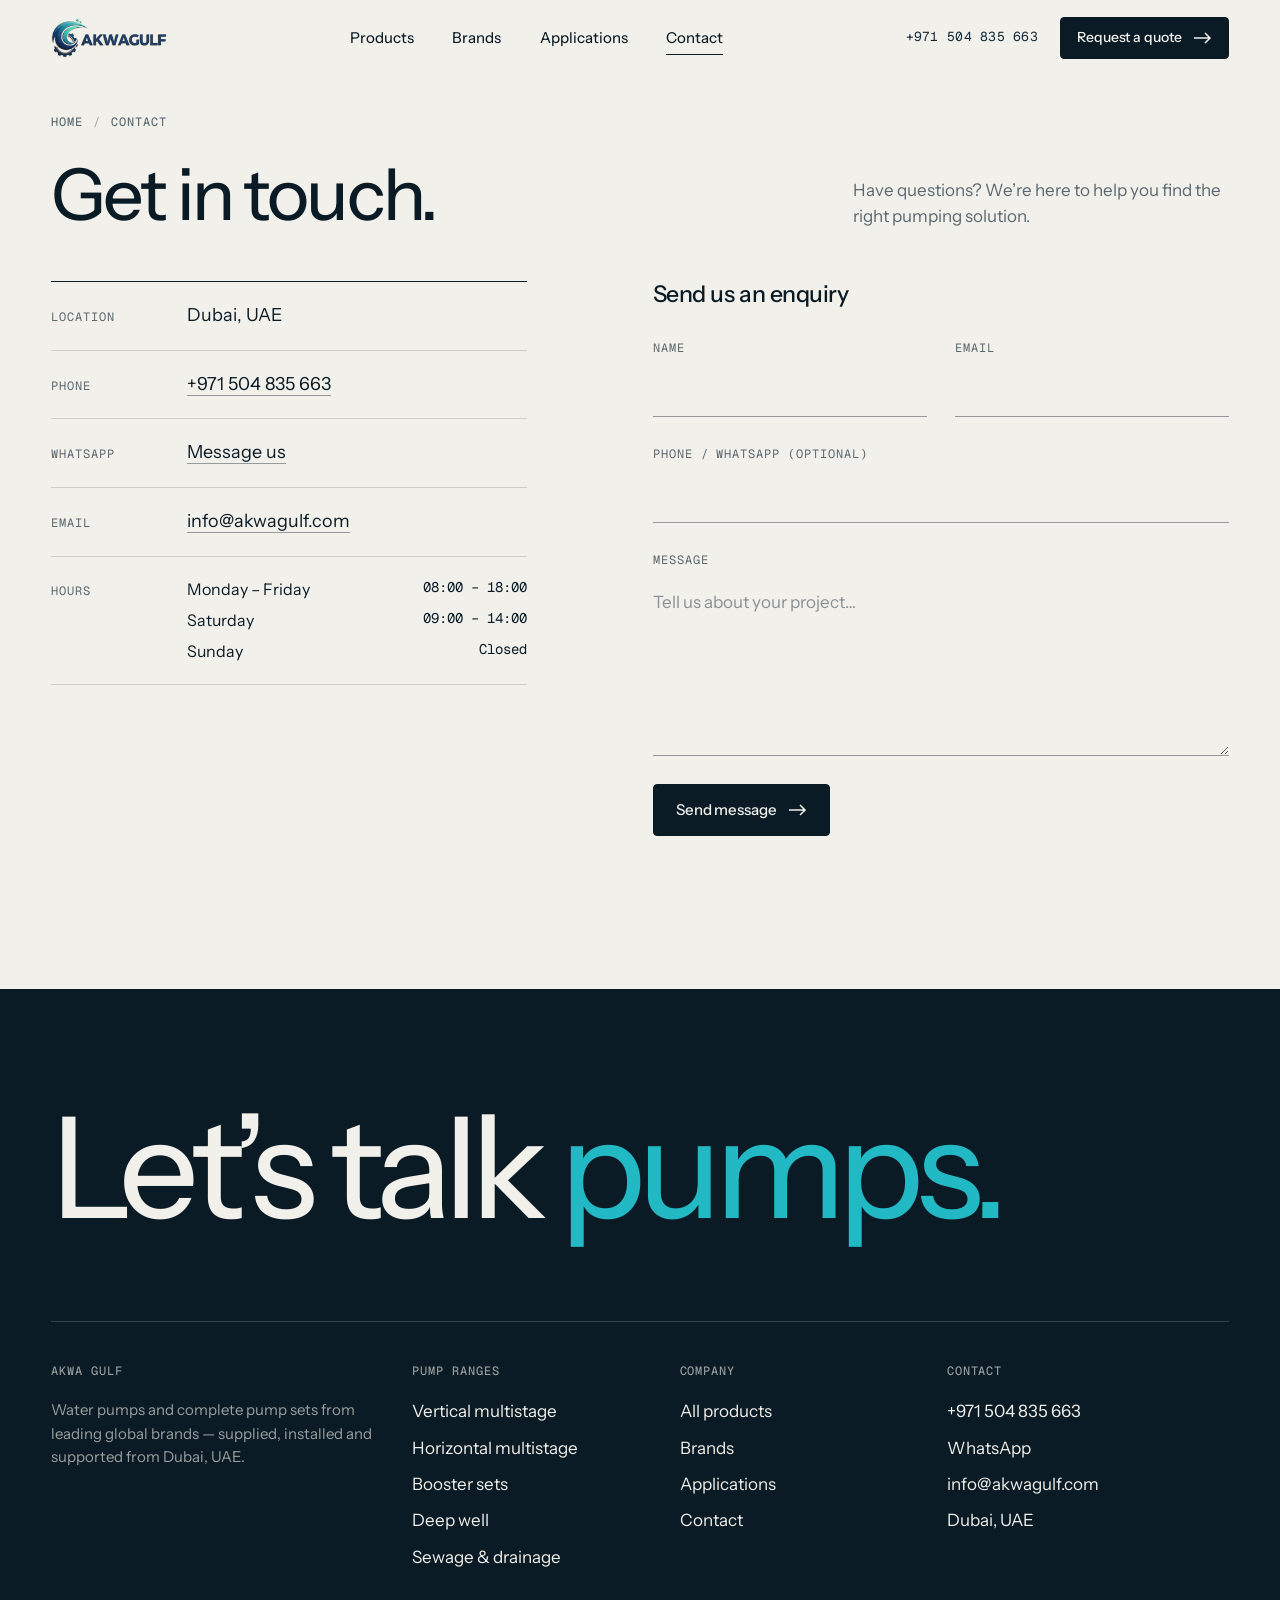
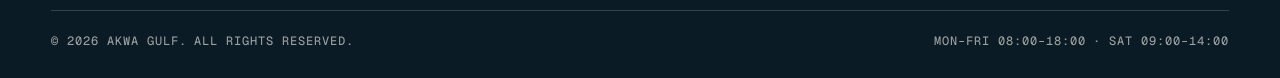
<file: contact.html>
<!DOCTYPE html>
<html lang="en">
<head>
<meta charset="utf-8">
<meta name="viewport" content="width=device-width, initial-scale=1">
<title>Contact — Akwa Gulf, Dubai UAE</title>
<meta name="description" content="Contact Akwa Gulf in Dubai, UAE for pump recommendations, quotes, installation and after-sales support. Call, WhatsApp or send an enquiry.">
<link rel="canonical" href="https://www.akwagulf.com/contact">
<meta name="google-site-verification" content="6YBeqknxDlxP8BwR0KcgpvpW7hSw1EAXUhiTFwadtOM">
<meta name="theme-color" content="#f2f0ea">
<meta property="og:type" content="website">
<meta property="og:site_name" content="Akwa Gulf">
<meta property="og:title" content="Contact — Akwa Gulf, Dubai UAE">
<meta property="og:description" content="Contact Akwa Gulf in Dubai, UAE for pump recommendations, quotes, installation and after-sales support. Call, WhatsApp or send an enquiry.">
<meta property="og:url" content="https://www.akwagulf.com/contact">
<meta property="og:image" content="https://www.akwagulf.com/assets/logo.png">
<link rel="icon" type="image/png" href="/favicon.png?v=2">
<link rel="apple-touch-icon" href="/apple-touch-icon.png">
<link rel="preload" href="/fonts/instrument-sans-latin-wght-normal.woff2" as="font" type="font/woff2" crossorigin>
<link rel="preload" href="/fonts/geist-mono-latin-wght-normal.woff2" as="font" type="font/woff2" crossorigin>
<link rel="stylesheet" href="/css/site.css">
<script>document.documentElement.classList.add("js")</script>
</head>
<body>
<a class="skip" href="#main">Skip to content</a>
<header class="site-header">
  <div class="wrap">
    <a class="brand" href="/" aria-label="Akwa Gulf — home"><img src="/assets/logo.png" alt="Akwa Gulf" width="116" height="40"></a>
    <nav class="nav" id="nav" aria-label="Main">
      <a class="nav-link" href="/products.html">Products</a>
      <a class="nav-link" href="/#brands">Brands</a>
      <a class="nav-link" href="/#applications">Applications</a>
      <a class="nav-link" href="/contact.html" aria-current="page">Contact</a>
      <div class="m-contact"><a href="tel:+971504835663">+971 504 835 663</a><a href="mailto:info@akwagulf.com">info@akwagulf.com</a></div>
    </nav>
    <div class="header-cta">
      <a class="header-tel" href="tel:+971504835663">+971 504 835 663</a>
      <a class="btn btn--sm" href="#quote">Request a quote <svg class="arr" width="18" height="12" viewBox="0 0 18 12" fill="none" stroke="currentColor" stroke-width="1.5" aria-hidden="true"><path d="M0 6h16M11 1l5 5-5 5"/></svg></a>
      <button class="menu-btn" type="button" aria-expanded="false" aria-controls="nav" aria-label="Open menu"><span></span></button>
    </div>
  </div>
</header>
<main id="main">
<section class="page-head">
  <div class="wrap">
    <p class="crumbs label"><a href="/">Home</a><span class="sep">/</span><span>Contact</span></p>
    <div class="grid page-head-grid">
      <h1 class="h1">Get in touch.</h1>
      <p class="aside">Have questions? We’re here to help you find the right pumping solution.</p>
    </div>
  </div>
</section>
<div class="wrap">
  <div class="grid contact-grid">
    <div class="contact-info rv">
      <dl>
        <div class="row"><dt>Location</dt><dd>Dubai, UAE</dd></div>
        <div class="row"><dt>Phone</dt><dd><a href="tel:+971504835663">+971 504 835 663</a></dd></div>
        <div class="row"><dt>WhatsApp</dt><dd><a href="https://wa.me/971504835663" rel="noopener">Message us</a></dd></div>
        <div class="row"><dt>Email</dt><dd><a href="mailto:info@akwagulf.com">info@akwagulf.com</a></dd></div>
        <div class="row"><dt>Hours</dt><dd><div class="hours">
          <div><span>Monday – Friday</span><span>08:00 – 18:00</span></div>
          <div><span>Saturday</span><span>09:00 – 14:00</span></div>
          <div><span>Sunday</span><span>Closed</span></div></div></dd></div>
      </dl>
    </div>
    <div class="contact-form rv" id="quote" style="--d:120ms">
      <h2 class="h3" style="margin-bottom:32px">Send us an enquiry</h2>
      <form class="form" id="contact-form" data-endpoint="https://formspree.io/f/mvgwyrqw" novalidate>
        <div class="field"><label for="c-name">Name</label><input id="c-name" name="name" autocomplete="name" required></div>
        <div class="field"><label for="c-email">Email</label><input id="c-email" name="_replyto" type="email" autocomplete="email" required></div>
        <div class="field field--full"><label for="c-phone">Phone / WhatsApp (optional)</label><input id="c-phone" name="phone" type="tel" autocomplete="tel"></div>
        <div class="field field--full"><label for="c-msg">Message</label><textarea id="c-msg" name="message" rows="6" placeholder="Tell us about your project…" required></textarea></div>
        <input type="hidden" name="_subject" value="New Contact Form Submission from Akwa Gulf">
        <div class="hp" aria-hidden="true"><input name="_gotcha" tabindex="-1" autocomplete="off"></div>
        <div class="form-foot"><button class="btn" type="submit">Send message <svg class="arr" width="18" height="12" viewBox="0 0 18 12" fill="none" stroke="currentColor" stroke-width="1.5" aria-hidden="true"><path d="M0 6h16M11 1l5 5-5 5"/></svg></button><p class="form-status" role="status" aria-live="polite"></p></div>
      </form>
    </div>
  </div>
</div>
</main>
<footer class="site-footer on-ink">
  <div class="wrap">
    <p class="foot-big">Let’s talk <em>pumps.</em></p>
    <div class="foot-grid">
      <div>
        <h4>Akwa Gulf</h4>
        <p>Water pumps and complete pump sets from leading global brands — supplied, installed and supported from Dubai, UAE.</p>
      </div>
      <div>
        <h4>Pump ranges</h4>
        <ul>
          <li><a href="/verticalpump.html">Vertical multistage</a></li>
          <li><a href="/horizontalpump.html">Horizontal multistage</a></li>
          <li><a href="/boosterpump.html">Booster sets</a></li>
          <li><a href="/deepwellpump.html">Deep well</a></li>
          <li><a href="/sewagepump.html">Sewage &amp; drainage</a></li>
        </ul>
      </div>
      <div>
        <h4>Company</h4>
        <ul>
          <li><a href="/products.html">All products</a></li>
          <li><a href="/#brands">Brands</a></li>
          <li><a href="/#applications">Applications</a></li>
          <li><a href="/contact.html">Contact</a></li>
        </ul>
      </div>
      <div>
        <h4>Contact</h4>
        <ul>
          <li><a href="tel:+971504835663">+971 504 835 663</a></li>
          <li><a href="https://wa.me/971504835663" rel="noopener">WhatsApp</a></li>
          <li><a href="mailto:info@akwagulf.com">info@akwagulf.com</a></li>
          <li>Dubai, UAE</li>
        </ul>
      </div>
    </div>
    <div class="foot-base">
      <span class="label">© <span data-year>2026</span> Akwa Gulf. All rights reserved.</span>
      <span class="label">Mon–Fri 08:00–18:00 · Sat 09:00–14:00</span>
    </div>
  </div>
</footer>
<script src="/js/site.js" defer></script>
</body>
</html>
</file>
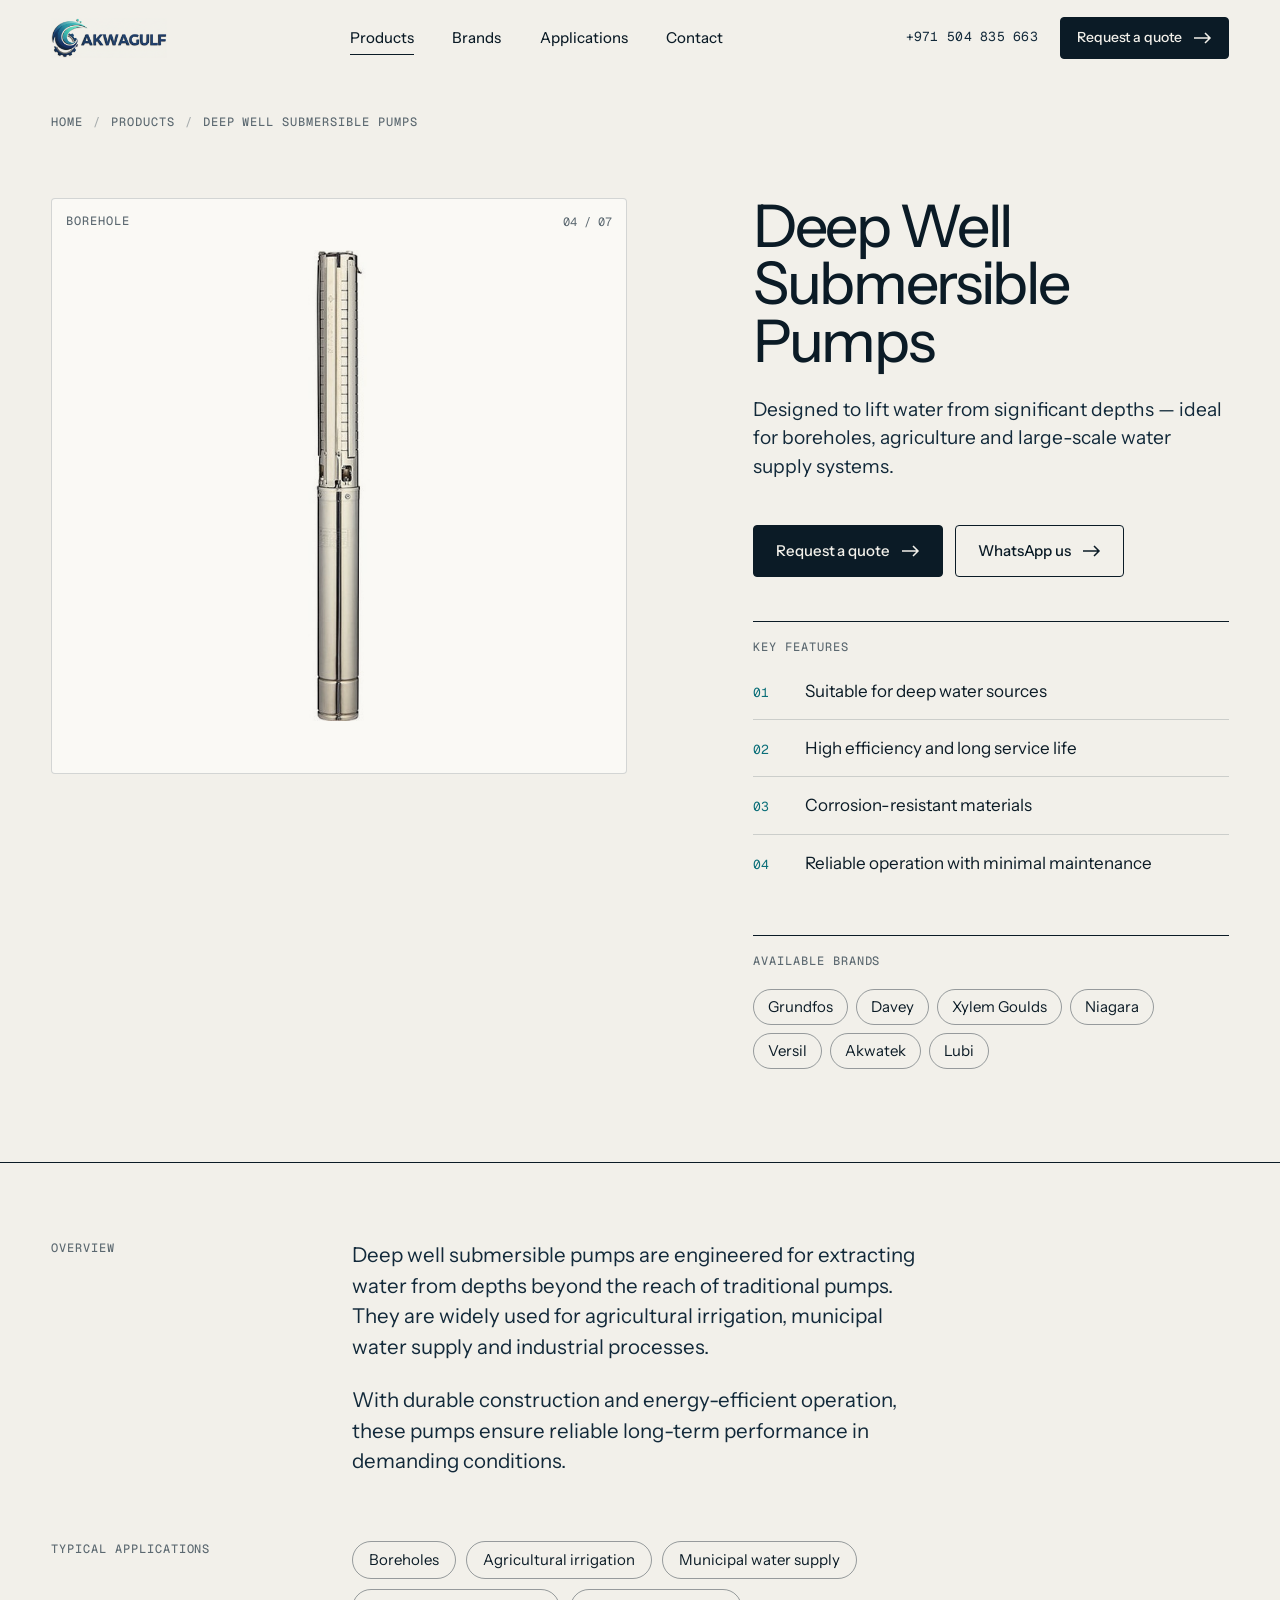
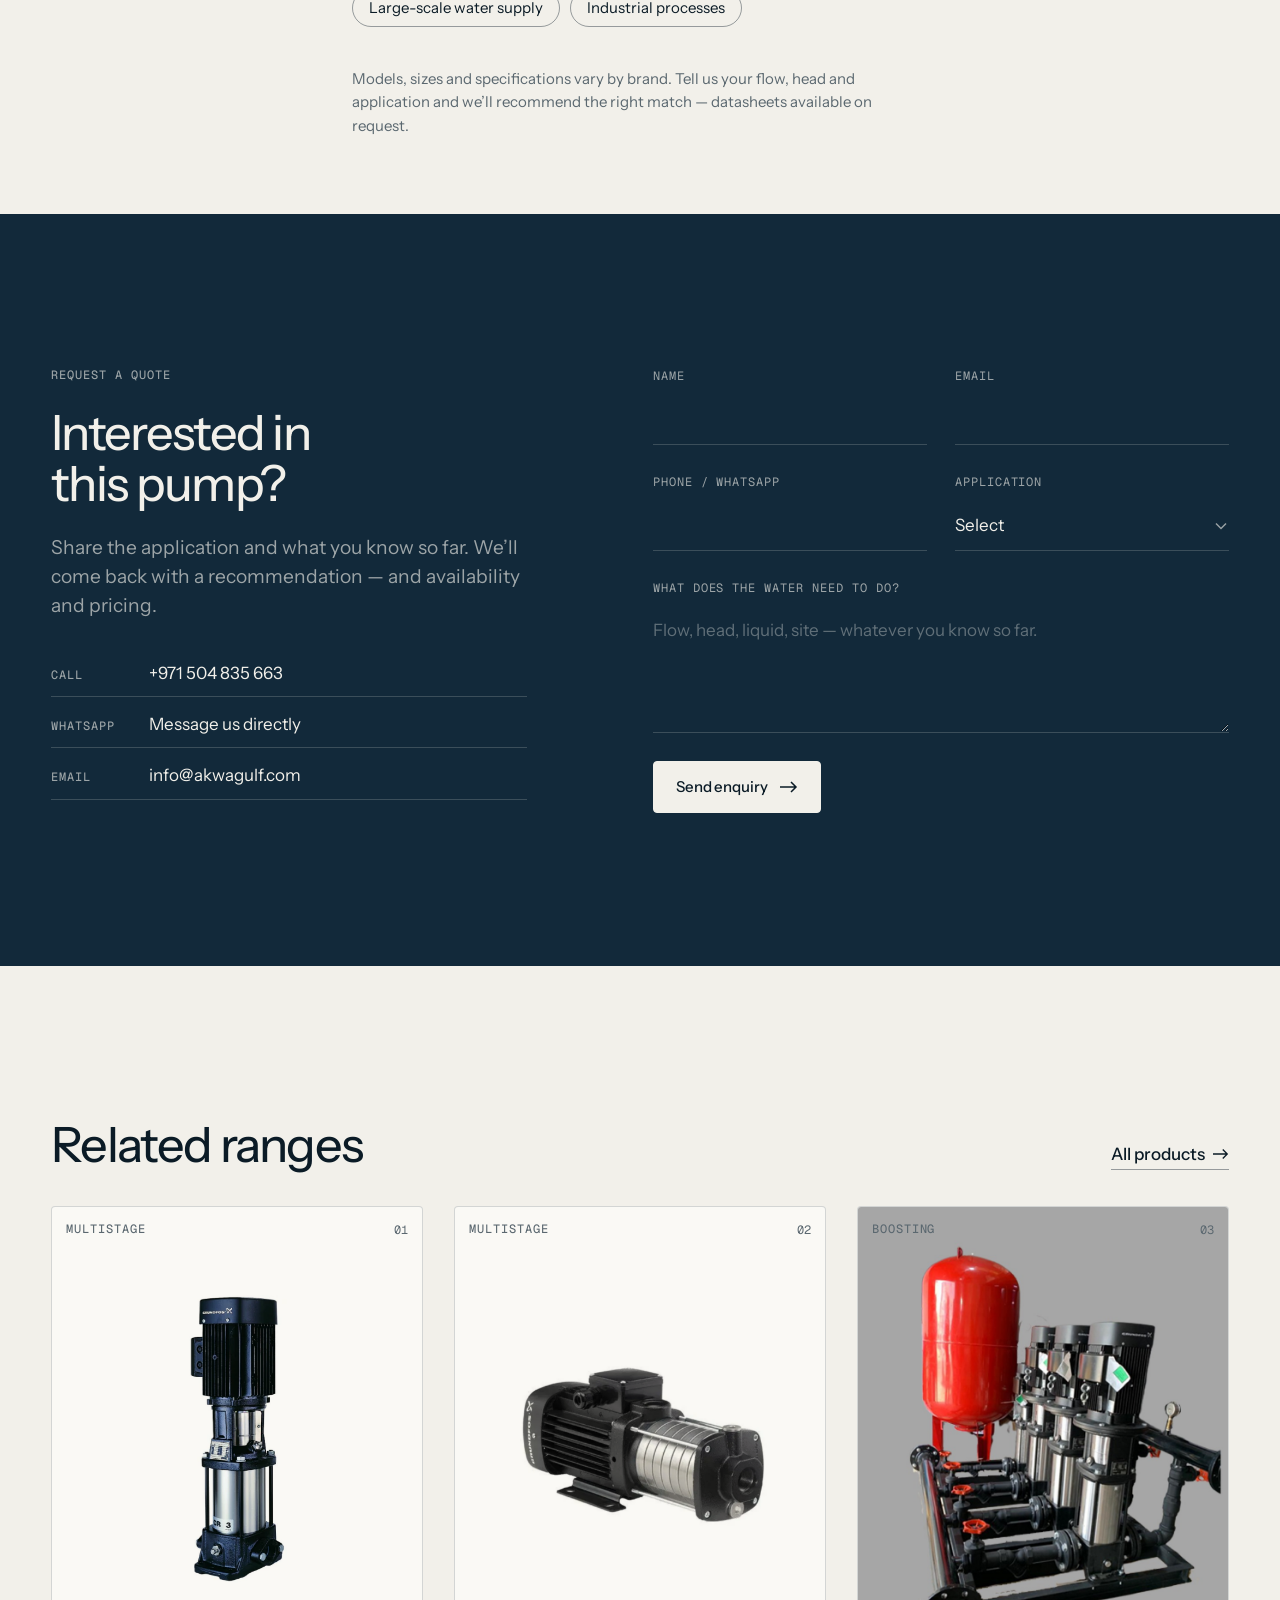
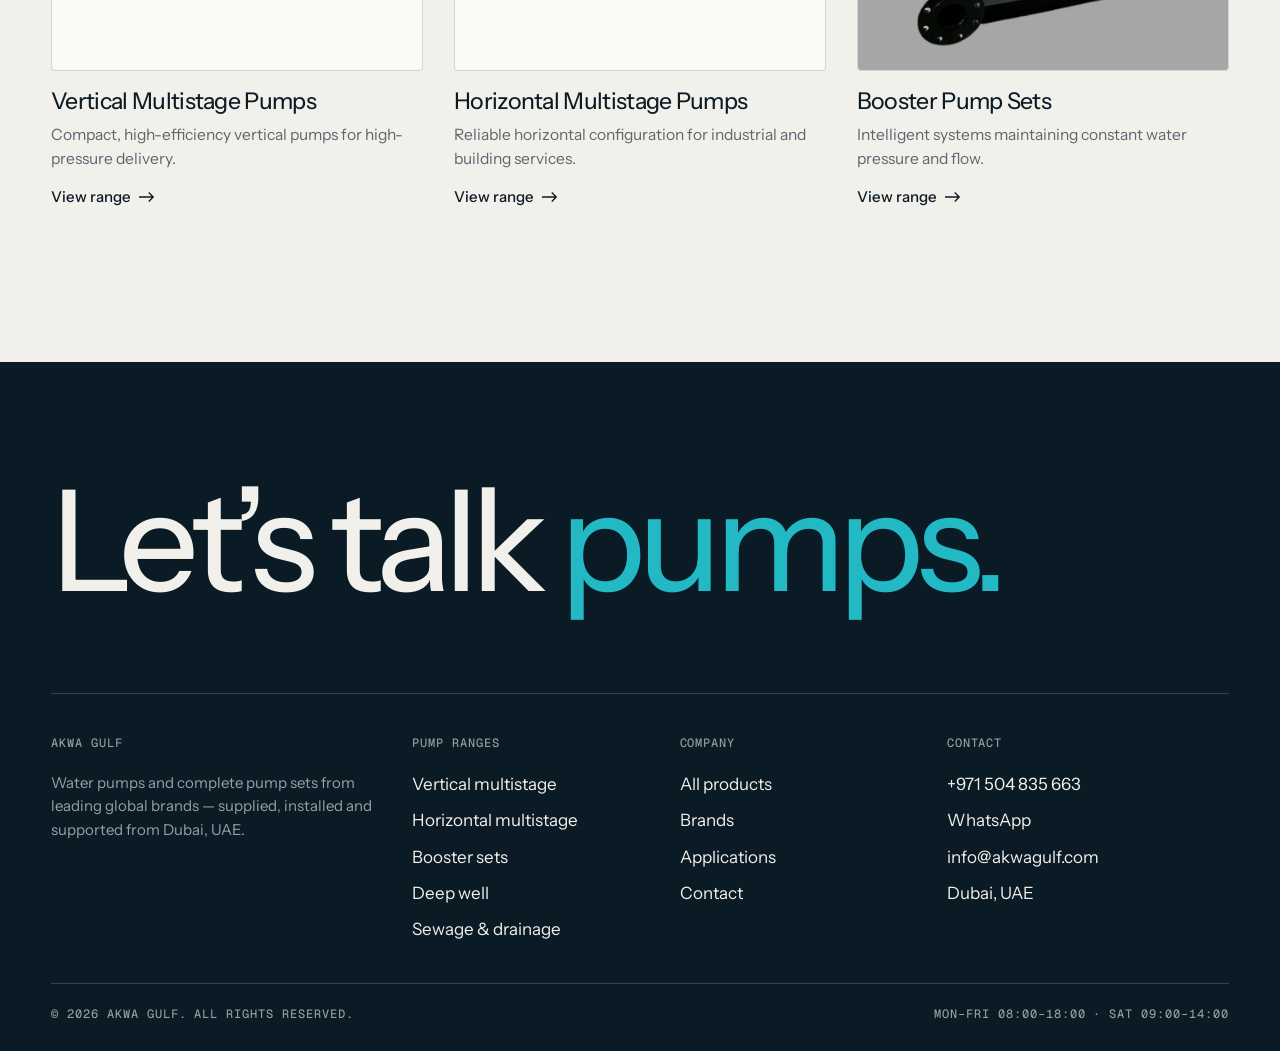
<file: deepwellpump.html>
<!DOCTYPE html>
<html lang="en">
<head>
<meta charset="utf-8">
<meta name="viewport" content="width=device-width, initial-scale=1">
<title>Deep Well Submersible Pumps | Akwa Gulf</title>
<meta name="description" content="Deep Well Submersible Pumps from Akwa Gulf, Dubai. Designed to lift water from significant depths — ideal for boreholes, agriculture and large-scale water supply systems.">
<link rel="canonical" href="https://www.akwagulf.com/deepwellpump">
<meta name="google-site-verification" content="6YBeqknxDlxP8BwR0KcgpvpW7hSw1EAXUhiTFwadtOM">
<meta name="theme-color" content="#f2f0ea">
<meta property="og:type" content="website">
<meta property="og:site_name" content="Akwa Gulf">
<meta property="og:title" content="Deep Well Submersible Pumps | Akwa Gulf">
<meta property="og:description" content="Deep Well Submersible Pumps from Akwa Gulf, Dubai. Designed to lift water from significant depths — ideal for boreholes, agriculture and large-scale water supply systems.">
<meta property="og:url" content="https://www.akwagulf.com/deepwellpump">
<meta property="og:image" content="https://www.akwagulf.com/assets/deepwell-submersible.jpg">
<link rel="icon" type="image/png" href="/favicon.png?v=2">
<link rel="apple-touch-icon" href="/apple-touch-icon.png">
<link rel="preload" href="/fonts/instrument-sans-latin-wght-normal.woff2" as="font" type="font/woff2" crossorigin>
<link rel="preload" href="/fonts/geist-mono-latin-wght-normal.woff2" as="font" type="font/woff2" crossorigin>
<link rel="stylesheet" href="/css/site.css">
<script>document.documentElement.classList.add("js")</script>
<script type="application/ld+json">{"@context": "https://schema.org", "@type": "Product", "name": "Deep Well Submersible Pumps", "description": "Designed to lift water from significant depths — ideal for boreholes, agriculture and large-scale water supply systems.", "image": "https://www.akwagulf.com/assets/deepwell-submersible.jpg", "brand": [{"@type": "Brand", "name": "Grundfos"}, {"@type": "Brand", "name": "Davey"}, {"@type": "Brand", "name": "Xylem Goulds"}, {"@type": "Brand", "name": "Niagara"}, {"@type": "Brand", "name": "Versil"}, {"@type": "Brand", "name": "Akwatek"}, {"@type": "Brand", "name": "Lubi"}], "category": "Borehole"}</script>
</head>
<body>
<a class="skip" href="#main">Skip to content</a>
<header class="site-header">
  <div class="wrap">
    <a class="brand" href="/" aria-label="Akwa Gulf — home"><img src="/assets/logo.png" alt="Akwa Gulf" width="116" height="40"></a>
    <nav class="nav" id="nav" aria-label="Main">
      <a class="nav-link" href="/products.html" aria-current="page">Products</a>
      <a class="nav-link" href="/#brands">Brands</a>
      <a class="nav-link" href="/#applications">Applications</a>
      <a class="nav-link" href="/contact.html">Contact</a>
      <div class="m-contact"><a href="tel:+971504835663">+971 504 835 663</a><a href="mailto:info@akwagulf.com">info@akwagulf.com</a></div>
    </nav>
    <div class="header-cta">
      <a class="header-tel" href="tel:+971504835663">+971 504 835 663</a>
      <a class="btn btn--sm" href="#quote">Request a quote <svg class="arr" width="18" height="12" viewBox="0 0 18 12" fill="none" stroke="currentColor" stroke-width="1.5" aria-hidden="true"><path d="M0 6h16M11 1l5 5-5 5"/></svg></a>
      <button class="menu-btn" type="button" aria-expanded="false" aria-controls="nav" aria-label="Open menu"><span></span></button>
    </div>
  </div>
</header>
<main id="main">
<section class="page-head" style="padding-bottom:clamp(28px,3vw,48px)">
  <div class="wrap">
    <p class="crumbs label"><a href="/">Home</a><span class="sep">/</span><a href="/products.html">Products</a><span class="sep">/</span><span>Deep Well Submersible Pumps</span></p>
  </div>
</section>
<div class="wrap">
  <div class="grid detail">
    <div class="detail-media rv"><div class="tile"><span class="label tag">Borehole</span><span class="corner">04 / 07</span><img src="/assets/deepwell-submersible.jpg" alt="Deep Well Submersible Pumps"></div></div>
    <div class="detail-info">
      <h1 class="h1" style="font-size:clamp(2.4rem,4.6vw,4.25rem)">Deep Well Submersible Pumps</h1>
      <p class="lede">Designed to lift water from significant depths — ideal for boreholes, agriculture and large-scale water supply systems.</p>
      <div class="detail-cta"><a class="btn" href="#quote">Request a quote <svg class="arr" width="18" height="12" viewBox="0 0 18 12" fill="none" stroke="currentColor" stroke-width="1.5" aria-hidden="true"><path d="M0 6h16M11 1l5 5-5 5"/></svg></a><a class="btn btn--line" href="https://wa.me/971504835663" rel="noopener">WhatsApp us <svg class="arr" width="18" height="12" viewBox="0 0 18 12" fill="none" stroke="currentColor" stroke-width="1.5" aria-hidden="true"><path d="M0 6h16M11 1l5 5-5 5"/></svg></a></div>
      <div class="spec"><h2>Key features</h2><ul><li><span class="num">01</span><span>Suitable for deep water sources</span></li><li><span class="num">02</span><span>High efficiency and long service life</span></li><li><span class="num">03</span><span>Corrosion-resistant materials</span></li><li><span class="num">04</span><span>Reliable operation with minimal maintenance</span></li></ul></div>
      <div class="spec spec--brands"><h2>Available brands</h2><ul><li>Grundfos</li><li>Davey</li><li>Xylem Goulds</li><li>Niagara</li><li>Versil</li><li>Akwatek</li><li>Lubi</li></ul></div>
    </div>
  </div>
</div>
<section class="overview">
  <div class="wrap grid overview-grid">
    <p class="label">Overview</p>
    <div class="overview-body rv"><p>Deep well submersible pumps are engineered for extracting water from depths beyond the reach of traditional pumps. They are widely used for agricultural irrigation, municipal water supply and industrial processes.</p><p>With durable construction and energy-efficient operation, these pumps ensure reliable long-term performance in demanding conditions.</p></div>
    <p class="label" style="margin-top:24px">Typical applications</p>
    <ul class="apps-list rv" style="margin-top:24px"><li>Boreholes</li><li>Agricultural irrigation</li><li>Municipal water supply</li><li>Large-scale water supply</li><li>Industrial processes</li></ul>
    <p class="label"></p>
    <p class="note">Models, sizes and specifications vary by brand. Tell us your flow, head and application and we’ll recommend the right match — datasheets available on request.</p>
  </div>
</section>
<section class="band section" id="quote">
  <div class="wrap grid band-grid">
    <div class="band-copy rv">
      <p class="label" style="margin-bottom:24px">Request a quote</p>
      <h2 class="h2">Interested in this pump?</h2>
      <p class="lede">Share the application and what you know so far. We’ll come back with a recommendation — and availability and pricing.</p>
      <div class="contact-lines">
        <a href="tel:+971504835663"><span class="label">Call</span><span>+971 504 835 663</span></a>
        <a href="https://wa.me/971504835663" rel="noopener"><span class="label">WhatsApp</span><span>Message us directly</span></a>
        <a href="mailto:info@akwagulf.com"><span class="label">Email</span><span>info@akwagulf.com</span></a>
      </div>
    </div>
    <div class="band-form rv" style="--d:120ms"><form class="form" id="quote-form" data-endpoint="https://formspree.io/f/xwprvebn" novalidate>
  <div class="field"><label for="quote-form-name">Name</label><input id="quote-form-name" name="name" autocomplete="name" required></div>
  <div class="field"><label for="quote-form-email">Email</label><input id="quote-form-email" name="_replyto" type="email" autocomplete="email" required></div>
  <div class="field"><label for="quote-form-phone">Phone / WhatsApp</label><input id="quote-form-phone" name="phone" type="tel" autocomplete="tel"></div>
  <div class="field"><label for="quote-form-app">Application</label><select id="quote-form-app" name="application"><option value="" selected disabled>Select</option><option>Building services</option><option>Irrigation &amp; agriculture</option><option>Industrial process</option><option>Residential</option><option>Wastewater &amp; drainage</option><option>Not sure yet</option></select></div>
  <div class="field field--full"><label for="quote-form-msg">What does the water need to do?</label><textarea id="quote-form-msg" name="message" rows="4" placeholder="Flow, head, liquid, site — whatever you know so far." required></textarea></div>
  <input type="hidden" name="_subject" value="Quote request — Deep Well Submersible Pumps"><input type="hidden" name="product" value="Deep Well Submersible Pumps">
  <div class="hp" aria-hidden="true"><input name="_gotcha" tabindex="-1" autocomplete="off"></div>
  <div class="form-foot"><button class="btn btn--light" type="submit">Send enquiry <svg class="arr" width="18" height="12" viewBox="0 0 18 12" fill="none" stroke="currentColor" stroke-width="1.5" aria-hidden="true"><path d="M0 6h16M11 1l5 5-5 5"/></svg></button><p class="form-status" role="status" aria-live="polite"></p></div>
</form></div>
  </div>
</section>
<section class="section">
  <div class="wrap">
    <div class="related-head"><h2 class="h2">Related ranges</h2><a class="link" href="/products.html">All products <svg width="16" height="12" viewBox="0 0 18 12" fill="none" stroke="currentColor" stroke-width="1.5" aria-hidden="true"><path d="M0 6h16M11 1l5 5-5 5"/></svg></a></div>
    <div class="cards cards--3"><article class="card rv" data-cat="multistage" data-text="vertical multistage pumps compact, high-efficiency vertical pumps for high-pressure delivery. multistage grundfos davey xylem goulds niagara spco leo water supply irrigation boiler feed pressure boosting industrial circulation hvac high-rise buildings">
  <div class="tile"><span class="label tag">Multistage</span><span class="corner">01</span><img src="/assets/vertical-multistage.webp" alt="Vertical Multistage Pumps" loading="lazy"></div>
  <div class="meta">
    <h3><a class="stretch" href="/verticalpump.html">Vertical Multistage Pumps</a></h3>
    <p>Compact, high-efficiency vertical pumps for high-pressure delivery.</p>
    <span class="more">View range <svg width="16" height="12" viewBox="0 0 18 12" fill="none" stroke="currentColor" stroke-width="1.5" aria-hidden="true"><path d="M0 6h16M11 1l5 5-5 5"/></svg></span>
  </div>
</article><article class="card rv" data-cat="multistage" data-text="horizontal multistage pumps reliable horizontal configuration for industrial and building services. multistage grundfos davey xylem goulds niagara spco leo irrigation boiler feed pressure boosting hvac systems industrial water transfer commercial agricultural">
  <div class="tile"><span class="label tag">Multistage</span><span class="corner">02</span><img src="/assets/horizontal-multistage.webp" alt="Horizontal Multistage Pumps" loading="lazy"></div>
  <div class="meta">
    <h3><a class="stretch" href="/horizontalpump.html">Horizontal Multistage Pumps</a></h3>
    <p>Reliable horizontal configuration for industrial and building services.</p>
    <span class="more">View range <svg width="16" height="12" viewBox="0 0 18 12" fill="none" stroke="currentColor" stroke-width="1.5" aria-hidden="true"><path d="M0 6h16M11 1l5 5-5 5"/></svg></span>
  </div>
</article><article class="card rv" data-cat="boosting" data-text="booster pump sets intelligent systems maintaining constant water pressure and flow. boosting grundfos davey xylem goulds niagara spco leo high-rise buildings hotels residential buildings irrigation systems industrial processes">
  <div class="tile tile--cover"><span class="label tag">Boosting</span><span class="corner">03</span><img src="/assets/booster-pump-set.jpg" alt="Booster Pump Sets" loading="lazy"></div>
  <div class="meta">
    <h3><a class="stretch" href="/boosterpump.html">Booster Pump Sets</a></h3>
    <p>Intelligent systems maintaining constant water pressure and flow.</p>
    <span class="more">View range <svg width="16" height="12" viewBox="0 0 18 12" fill="none" stroke="currentColor" stroke-width="1.5" aria-hidden="true"><path d="M0 6h16M11 1l5 5-5 5"/></svg></span>
  </div>
</article></div>
  </div>
</section>
</main>
<footer class="site-footer on-ink">
  <div class="wrap">
    <p class="foot-big">Let’s talk <em>pumps.</em></p>
    <div class="foot-grid">
      <div>
        <h4>Akwa Gulf</h4>
        <p>Water pumps and complete pump sets from leading global brands — supplied, installed and supported from Dubai, UAE.</p>
      </div>
      <div>
        <h4>Pump ranges</h4>
        <ul>
          <li><a href="/verticalpump.html">Vertical multistage</a></li>
          <li><a href="/horizontalpump.html">Horizontal multistage</a></li>
          <li><a href="/boosterpump.html">Booster sets</a></li>
          <li><a href="/deepwellpump.html">Deep well</a></li>
          <li><a href="/sewagepump.html">Sewage &amp; drainage</a></li>
        </ul>
      </div>
      <div>
        <h4>Company</h4>
        <ul>
          <li><a href="/products.html">All products</a></li>
          <li><a href="/#brands">Brands</a></li>
          <li><a href="/#applications">Applications</a></li>
          <li><a href="/contact.html">Contact</a></li>
        </ul>
      </div>
      <div>
        <h4>Contact</h4>
        <ul>
          <li><a href="tel:+971504835663">+971 504 835 663</a></li>
          <li><a href="https://wa.me/971504835663" rel="noopener">WhatsApp</a></li>
          <li><a href="mailto:info@akwagulf.com">info@akwagulf.com</a></li>
          <li>Dubai, UAE</li>
        </ul>
      </div>
    </div>
    <div class="foot-base">
      <span class="label">© <span data-year>2026</span> Akwa Gulf. All rights reserved.</span>
      <span class="label">Mon–Fri 08:00–18:00 · Sat 09:00–14:00</span>
    </div>
  </div>
</footer>
<script src="/js/site.js" defer></script>
</body>
</html>
</file>
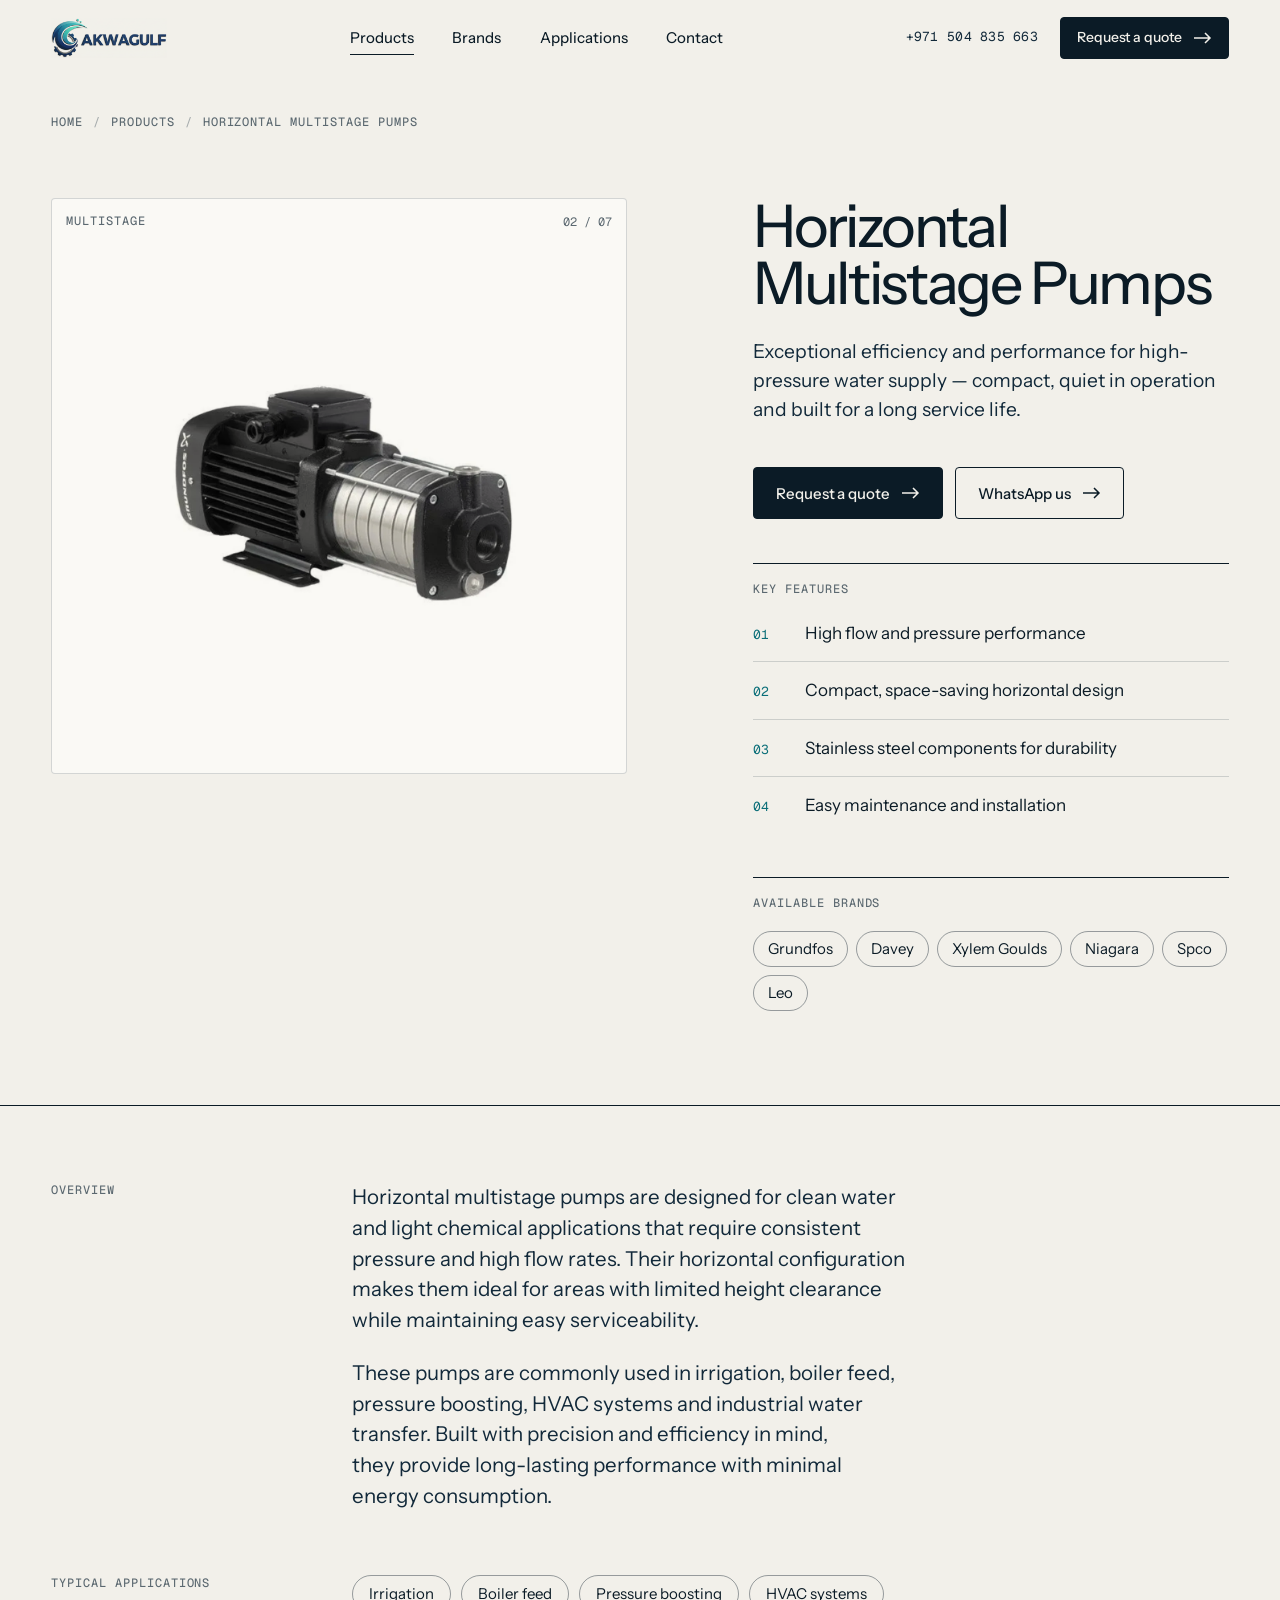
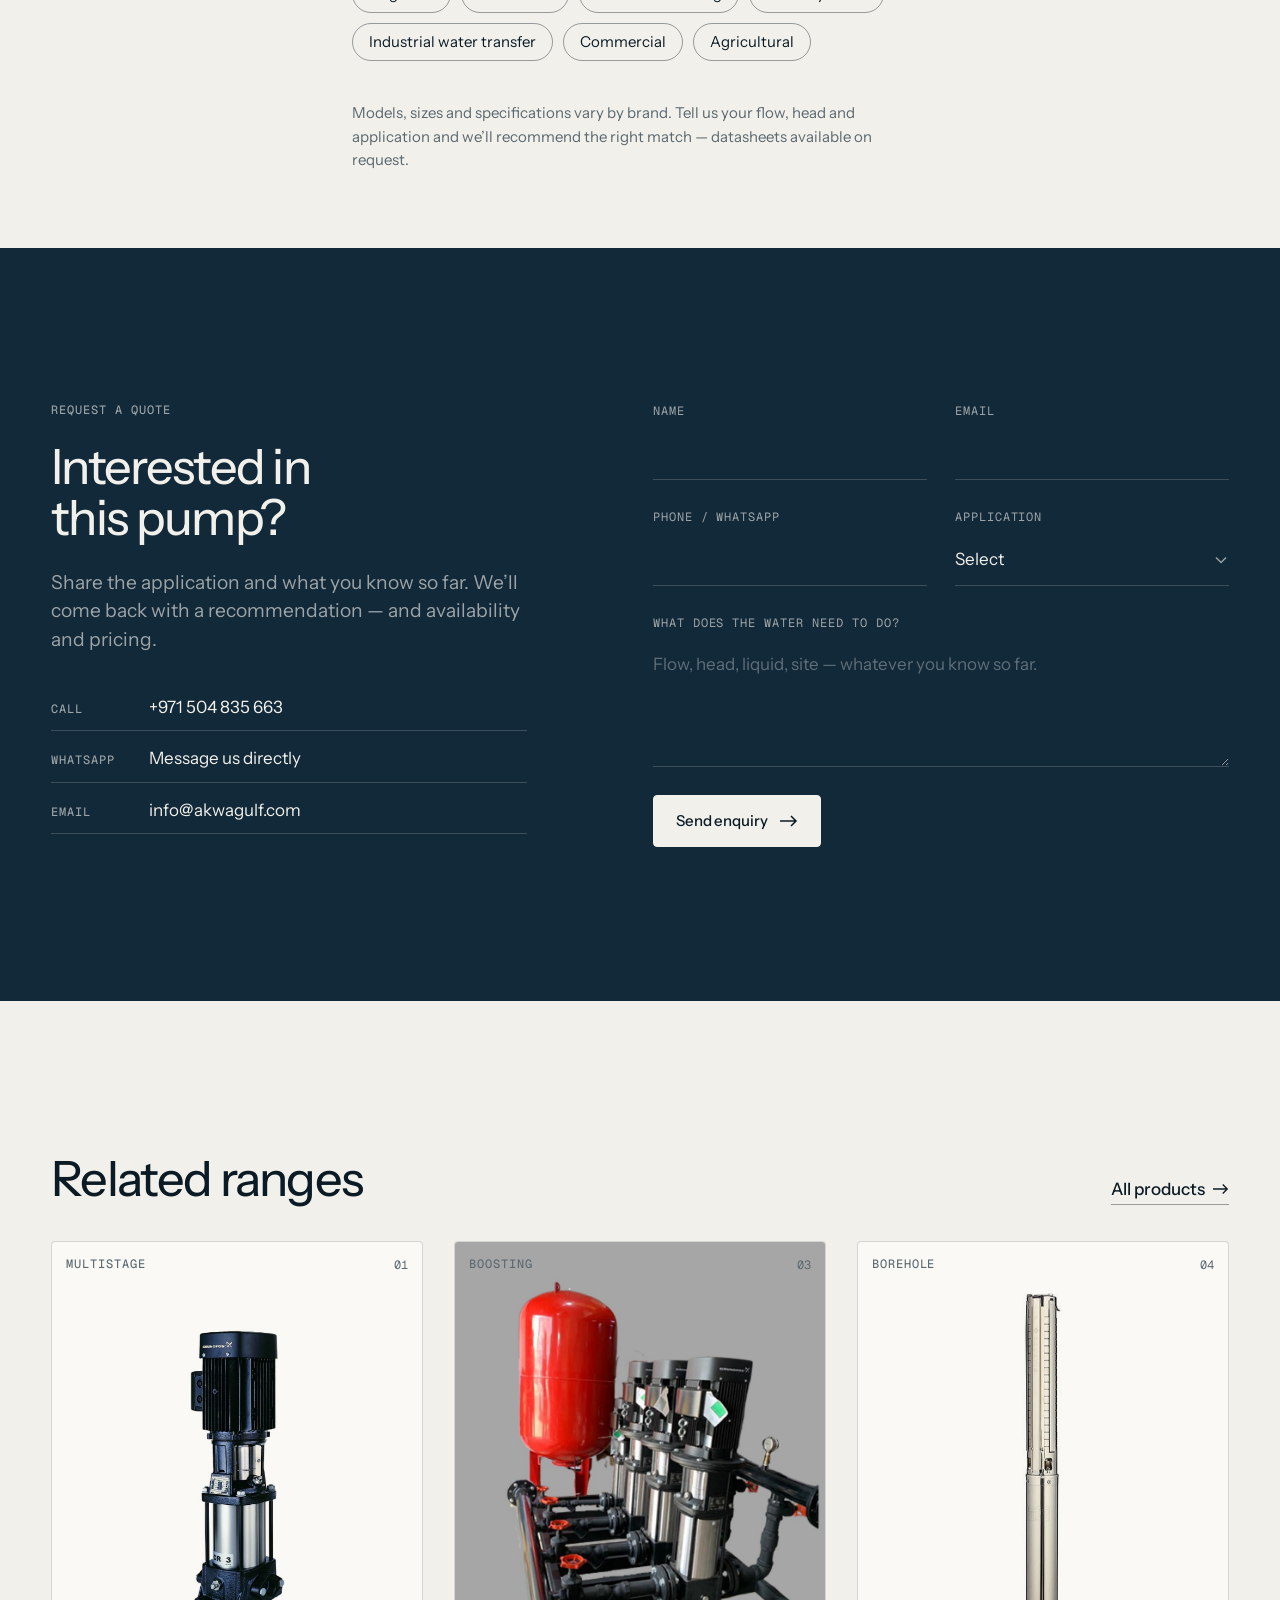
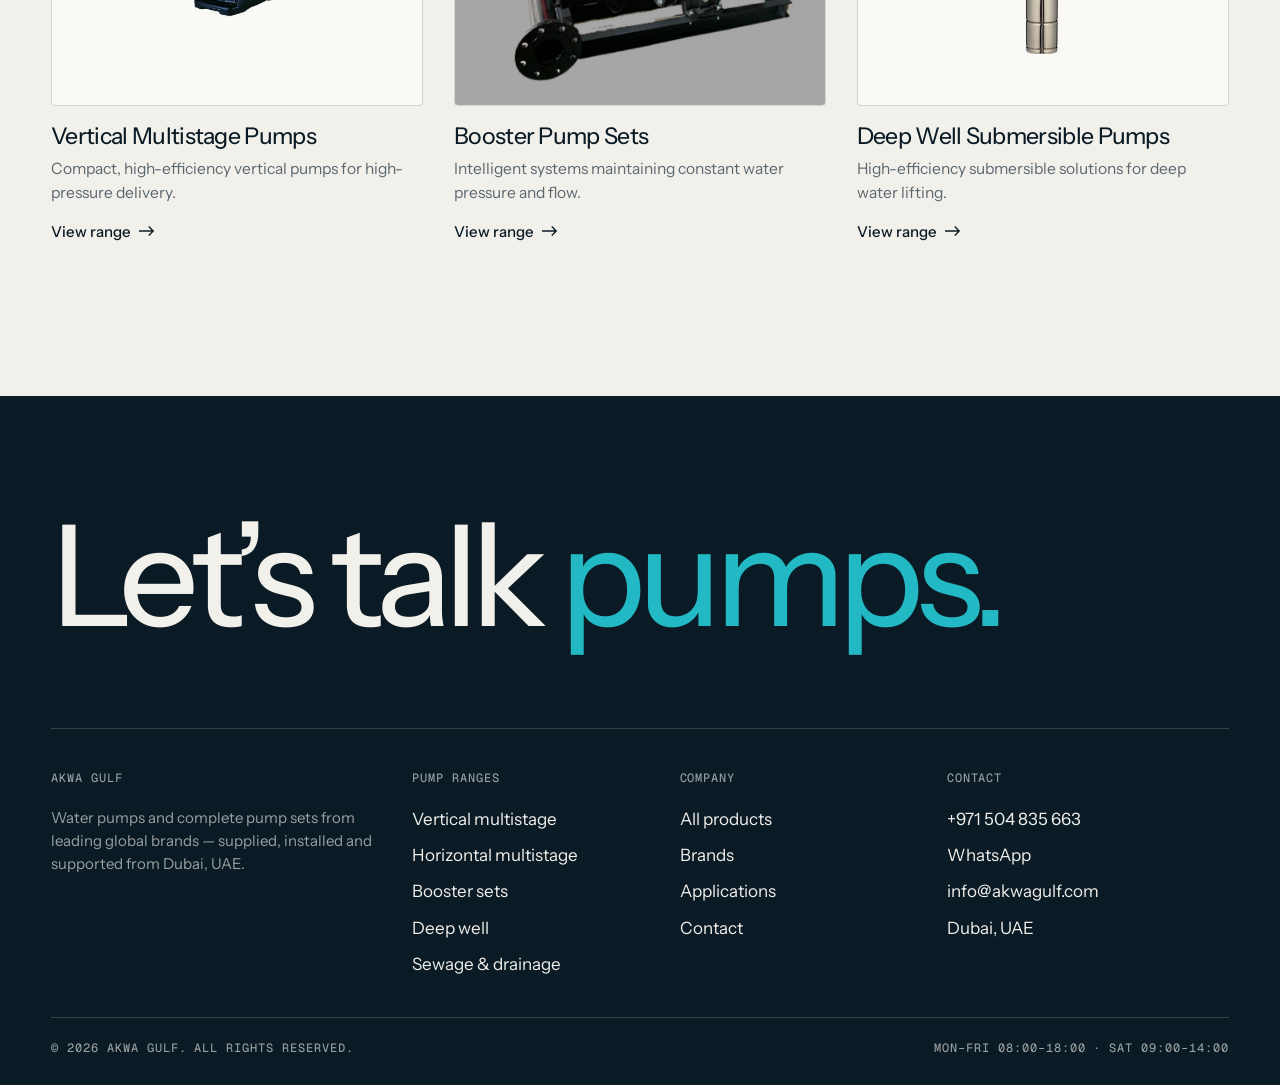
<file: horizontalpump.html>
<!DOCTYPE html>
<html lang="en">
<head>
<meta charset="utf-8">
<meta name="viewport" content="width=device-width, initial-scale=1">
<title>Horizontal Multistage Pumps | Akwa Gulf</title>
<meta name="description" content="Horizontal Multistage Pumps from Akwa Gulf, Dubai. Exceptional efficiency and performance for high-pressure water supply — compact, quiet in operation and built for a long service life.">
<link rel="canonical" href="https://www.akwagulf.com/horizontalpump">
<meta name="google-site-verification" content="6YBeqknxDlxP8BwR0KcgpvpW7hSw1EAXUhiTFwadtOM">
<meta name="theme-color" content="#f2f0ea">
<meta property="og:type" content="website">
<meta property="og:site_name" content="Akwa Gulf">
<meta property="og:title" content="Horizontal Multistage Pumps | Akwa Gulf">
<meta property="og:description" content="Horizontal Multistage Pumps from Akwa Gulf, Dubai. Exceptional efficiency and performance for high-pressure water supply — compact, quiet in operation and built for a long service life.">
<meta property="og:url" content="https://www.akwagulf.com/horizontalpump">
<meta property="og:image" content="https://www.akwagulf.com/assets/horizontal-multistage.webp">
<link rel="icon" type="image/png" href="/favicon.png?v=2">
<link rel="apple-touch-icon" href="/apple-touch-icon.png">
<link rel="preload" href="/fonts/instrument-sans-latin-wght-normal.woff2" as="font" type="font/woff2" crossorigin>
<link rel="preload" href="/fonts/geist-mono-latin-wght-normal.woff2" as="font" type="font/woff2" crossorigin>
<link rel="stylesheet" href="/css/site.css">
<script>document.documentElement.classList.add("js")</script>
<script type="application/ld+json">{"@context": "https://schema.org", "@type": "Product", "name": "Horizontal Multistage Pumps", "description": "Exceptional efficiency and performance for high-pressure water supply — compact, quiet in operation and built for a long service life.", "image": "https://www.akwagulf.com/assets/horizontal-multistage.webp", "brand": [{"@type": "Brand", "name": "Grundfos"}, {"@type": "Brand", "name": "Davey"}, {"@type": "Brand", "name": "Xylem Goulds"}, {"@type": "Brand", "name": "Niagara"}, {"@type": "Brand", "name": "Spco"}, {"@type": "Brand", "name": "Leo"}], "category": "Multistage"}</script>
</head>
<body>
<a class="skip" href="#main">Skip to content</a>
<header class="site-header">
  <div class="wrap">
    <a class="brand" href="/" aria-label="Akwa Gulf — home"><img src="/assets/logo.png" alt="Akwa Gulf" width="116" height="40"></a>
    <nav class="nav" id="nav" aria-label="Main">
      <a class="nav-link" href="/products.html" aria-current="page">Products</a>
      <a class="nav-link" href="/#brands">Brands</a>
      <a class="nav-link" href="/#applications">Applications</a>
      <a class="nav-link" href="/contact.html">Contact</a>
      <div class="m-contact"><a href="tel:+971504835663">+971 504 835 663</a><a href="mailto:info@akwagulf.com">info@akwagulf.com</a></div>
    </nav>
    <div class="header-cta">
      <a class="header-tel" href="tel:+971504835663">+971 504 835 663</a>
      <a class="btn btn--sm" href="#quote">Request a quote <svg class="arr" width="18" height="12" viewBox="0 0 18 12" fill="none" stroke="currentColor" stroke-width="1.5" aria-hidden="true"><path d="M0 6h16M11 1l5 5-5 5"/></svg></a>
      <button class="menu-btn" type="button" aria-expanded="false" aria-controls="nav" aria-label="Open menu"><span></span></button>
    </div>
  </div>
</header>
<main id="main">
<section class="page-head" style="padding-bottom:clamp(28px,3vw,48px)">
  <div class="wrap">
    <p class="crumbs label"><a href="/">Home</a><span class="sep">/</span><a href="/products.html">Products</a><span class="sep">/</span><span>Horizontal Multistage Pumps</span></p>
  </div>
</section>
<div class="wrap">
  <div class="grid detail">
    <div class="detail-media rv"><div class="tile"><span class="label tag">Multistage</span><span class="corner">02 / 07</span><img src="/assets/horizontal-multistage.webp" alt="Horizontal Multistage Pumps"></div></div>
    <div class="detail-info">
      <h1 class="h1" style="font-size:clamp(2.4rem,4.6vw,4.25rem)">Horizontal Multistage Pumps</h1>
      <p class="lede">Exceptional efficiency and performance for high-pressure water supply — compact, quiet in operation and built for a long service life.</p>
      <div class="detail-cta"><a class="btn" href="#quote">Request a quote <svg class="arr" width="18" height="12" viewBox="0 0 18 12" fill="none" stroke="currentColor" stroke-width="1.5" aria-hidden="true"><path d="M0 6h16M11 1l5 5-5 5"/></svg></a><a class="btn btn--line" href="https://wa.me/971504835663" rel="noopener">WhatsApp us <svg class="arr" width="18" height="12" viewBox="0 0 18 12" fill="none" stroke="currentColor" stroke-width="1.5" aria-hidden="true"><path d="M0 6h16M11 1l5 5-5 5"/></svg></a></div>
      <div class="spec"><h2>Key features</h2><ul><li><span class="num">01</span><span>High flow and pressure performance</span></li><li><span class="num">02</span><span>Compact, space-saving horizontal design</span></li><li><span class="num">03</span><span>Stainless steel components for durability</span></li><li><span class="num">04</span><span>Easy maintenance and installation</span></li></ul></div>
      <div class="spec spec--brands"><h2>Available brands</h2><ul><li>Grundfos</li><li>Davey</li><li>Xylem Goulds</li><li>Niagara</li><li>Spco</li><li>Leo</li></ul></div>
    </div>
  </div>
</div>
<section class="overview">
  <div class="wrap grid overview-grid">
    <p class="label">Overview</p>
    <div class="overview-body rv"><p>Horizontal multistage pumps are designed for clean water and light chemical applications that require consistent pressure and high flow rates. Their horizontal configuration makes them ideal for areas with limited height clearance while maintaining easy serviceability.</p><p>These pumps are commonly used in irrigation, boiler feed, pressure boosting, HVAC systems and industrial water transfer. Built with precision and efficiency in mind, they provide long-lasting performance with minimal energy consumption.</p></div>
    <p class="label" style="margin-top:24px">Typical applications</p>
    <ul class="apps-list rv" style="margin-top:24px"><li>Irrigation</li><li>Boiler feed</li><li>Pressure boosting</li><li>HVAC systems</li><li>Industrial water transfer</li><li>Commercial</li><li>Agricultural</li></ul>
    <p class="label"></p>
    <p class="note">Models, sizes and specifications vary by brand. Tell us your flow, head and application and we’ll recommend the right match — datasheets available on request.</p>
  </div>
</section>
<section class="band section" id="quote">
  <div class="wrap grid band-grid">
    <div class="band-copy rv">
      <p class="label" style="margin-bottom:24px">Request a quote</p>
      <h2 class="h2">Interested in this pump?</h2>
      <p class="lede">Share the application and what you know so far. We’ll come back with a recommendation — and availability and pricing.</p>
      <div class="contact-lines">
        <a href="tel:+971504835663"><span class="label">Call</span><span>+971 504 835 663</span></a>
        <a href="https://wa.me/971504835663" rel="noopener"><span class="label">WhatsApp</span><span>Message us directly</span></a>
        <a href="mailto:info@akwagulf.com"><span class="label">Email</span><span>info@akwagulf.com</span></a>
      </div>
    </div>
    <div class="band-form rv" style="--d:120ms"><form class="form" id="quote-form" data-endpoint="https://formspree.io/f/xwprvebn" novalidate>
  <div class="field"><label for="quote-form-name">Name</label><input id="quote-form-name" name="name" autocomplete="name" required></div>
  <div class="field"><label for="quote-form-email">Email</label><input id="quote-form-email" name="_replyto" type="email" autocomplete="email" required></div>
  <div class="field"><label for="quote-form-phone">Phone / WhatsApp</label><input id="quote-form-phone" name="phone" type="tel" autocomplete="tel"></div>
  <div class="field"><label for="quote-form-app">Application</label><select id="quote-form-app" name="application"><option value="" selected disabled>Select</option><option>Building services</option><option>Irrigation &amp; agriculture</option><option>Industrial process</option><option>Residential</option><option>Wastewater &amp; drainage</option><option>Not sure yet</option></select></div>
  <div class="field field--full"><label for="quote-form-msg">What does the water need to do?</label><textarea id="quote-form-msg" name="message" rows="4" placeholder="Flow, head, liquid, site — whatever you know so far." required></textarea></div>
  <input type="hidden" name="_subject" value="Quote request — Horizontal Multistage Pumps"><input type="hidden" name="product" value="Horizontal Multistage Pumps">
  <div class="hp" aria-hidden="true"><input name="_gotcha" tabindex="-1" autocomplete="off"></div>
  <div class="form-foot"><button class="btn btn--light" type="submit">Send enquiry <svg class="arr" width="18" height="12" viewBox="0 0 18 12" fill="none" stroke="currentColor" stroke-width="1.5" aria-hidden="true"><path d="M0 6h16M11 1l5 5-5 5"/></svg></button><p class="form-status" role="status" aria-live="polite"></p></div>
</form></div>
  </div>
</section>
<section class="section">
  <div class="wrap">
    <div class="related-head"><h2 class="h2">Related ranges</h2><a class="link" href="/products.html">All products <svg width="16" height="12" viewBox="0 0 18 12" fill="none" stroke="currentColor" stroke-width="1.5" aria-hidden="true"><path d="M0 6h16M11 1l5 5-5 5"/></svg></a></div>
    <div class="cards cards--3"><article class="card rv" data-cat="multistage" data-text="vertical multistage pumps compact, high-efficiency vertical pumps for high-pressure delivery. multistage grundfos davey xylem goulds niagara spco leo water supply irrigation boiler feed pressure boosting industrial circulation hvac high-rise buildings">
  <div class="tile"><span class="label tag">Multistage</span><span class="corner">01</span><img src="/assets/vertical-multistage.webp" alt="Vertical Multistage Pumps" loading="lazy"></div>
  <div class="meta">
    <h3><a class="stretch" href="/verticalpump.html">Vertical Multistage Pumps</a></h3>
    <p>Compact, high-efficiency vertical pumps for high-pressure delivery.</p>
    <span class="more">View range <svg width="16" height="12" viewBox="0 0 18 12" fill="none" stroke="currentColor" stroke-width="1.5" aria-hidden="true"><path d="M0 6h16M11 1l5 5-5 5"/></svg></span>
  </div>
</article><article class="card rv" data-cat="boosting" data-text="booster pump sets intelligent systems maintaining constant water pressure and flow. boosting grundfos davey xylem goulds niagara spco leo high-rise buildings hotels residential buildings irrigation systems industrial processes">
  <div class="tile tile--cover"><span class="label tag">Boosting</span><span class="corner">03</span><img src="/assets/booster-pump-set.jpg" alt="Booster Pump Sets" loading="lazy"></div>
  <div class="meta">
    <h3><a class="stretch" href="/boosterpump.html">Booster Pump Sets</a></h3>
    <p>Intelligent systems maintaining constant water pressure and flow.</p>
    <span class="more">View range <svg width="16" height="12" viewBox="0 0 18 12" fill="none" stroke="currentColor" stroke-width="1.5" aria-hidden="true"><path d="M0 6h16M11 1l5 5-5 5"/></svg></span>
  </div>
</article><article class="card rv" data-cat="borehole" data-text="deep well submersible pumps high-efficiency submersible solutions for deep water lifting. borehole grundfos davey xylem goulds niagara versil akwatek lubi boreholes agricultural irrigation municipal water supply large-scale water supply industrial processes">
  <div class="tile"><span class="label tag">Borehole</span><span class="corner">04</span><img src="/assets/deepwell-submersible.jpg" alt="Deep Well Submersible Pumps" loading="lazy"></div>
  <div class="meta">
    <h3><a class="stretch" href="/deepwellpump.html">Deep Well Submersible Pumps</a></h3>
    <p>High-efficiency submersible solutions for deep water lifting.</p>
    <span class="more">View range <svg width="16" height="12" viewBox="0 0 18 12" fill="none" stroke="currentColor" stroke-width="1.5" aria-hidden="true"><path d="M0 6h16M11 1l5 5-5 5"/></svg></span>
  </div>
</article></div>
  </div>
</section>
</main>
<footer class="site-footer on-ink">
  <div class="wrap">
    <p class="foot-big">Let’s talk <em>pumps.</em></p>
    <div class="foot-grid">
      <div>
        <h4>Akwa Gulf</h4>
        <p>Water pumps and complete pump sets from leading global brands — supplied, installed and supported from Dubai, UAE.</p>
      </div>
      <div>
        <h4>Pump ranges</h4>
        <ul>
          <li><a href="/verticalpump.html">Vertical multistage</a></li>
          <li><a href="/horizontalpump.html">Horizontal multistage</a></li>
          <li><a href="/boosterpump.html">Booster sets</a></li>
          <li><a href="/deepwellpump.html">Deep well</a></li>
          <li><a href="/sewagepump.html">Sewage &amp; drainage</a></li>
        </ul>
      </div>
      <div>
        <h4>Company</h4>
        <ul>
          <li><a href="/products.html">All products</a></li>
          <li><a href="/#brands">Brands</a></li>
          <li><a href="/#applications">Applications</a></li>
          <li><a href="/contact.html">Contact</a></li>
        </ul>
      </div>
      <div>
        <h4>Contact</h4>
        <ul>
          <li><a href="tel:+971504835663">+971 504 835 663</a></li>
          <li><a href="https://wa.me/971504835663" rel="noopener">WhatsApp</a></li>
          <li><a href="mailto:info@akwagulf.com">info@akwagulf.com</a></li>
          <li>Dubai, UAE</li>
        </ul>
      </div>
    </div>
    <div class="foot-base">
      <span class="label">© <span data-year>2026</span> Akwa Gulf. All rights reserved.</span>
      <span class="label">Mon–Fri 08:00–18:00 · Sat 09:00–14:00</span>
    </div>
  </div>
</footer>
<script src="/js/site.js" defer></script>
</body>
</html>
</file>
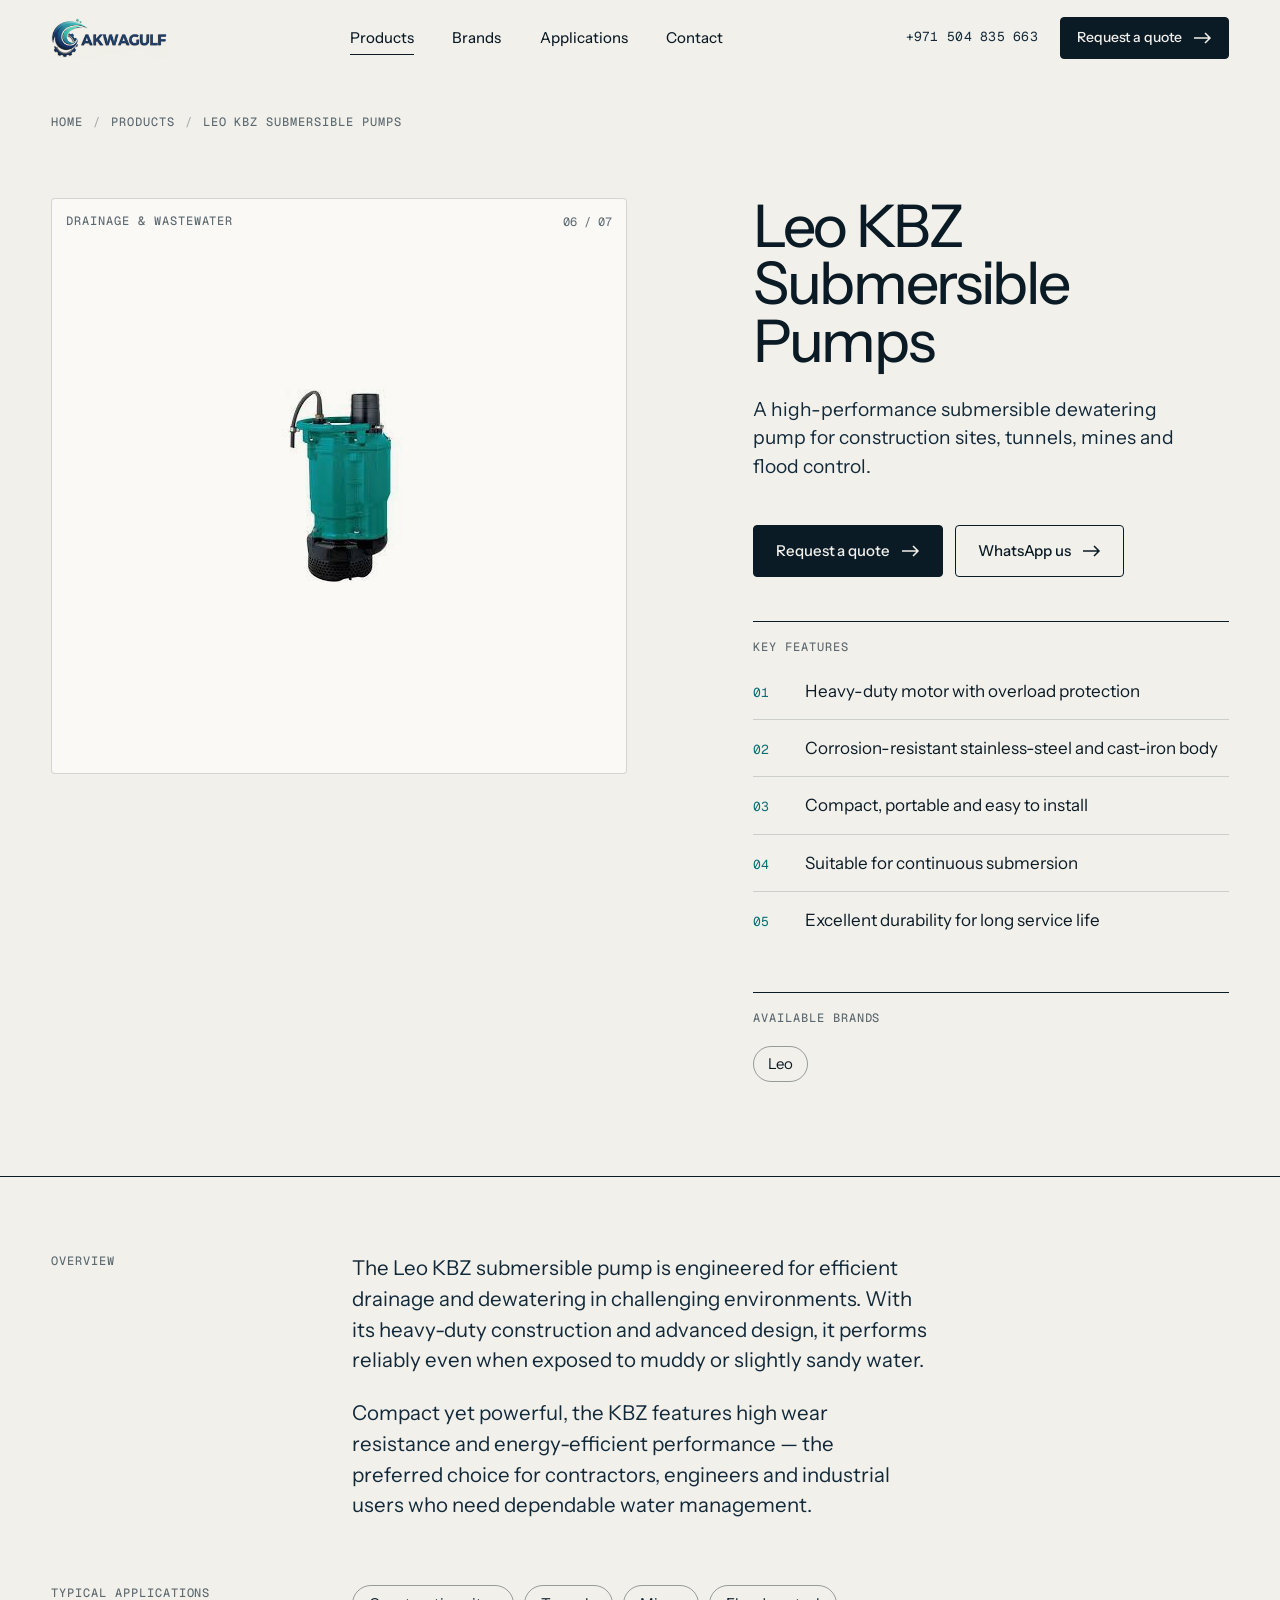
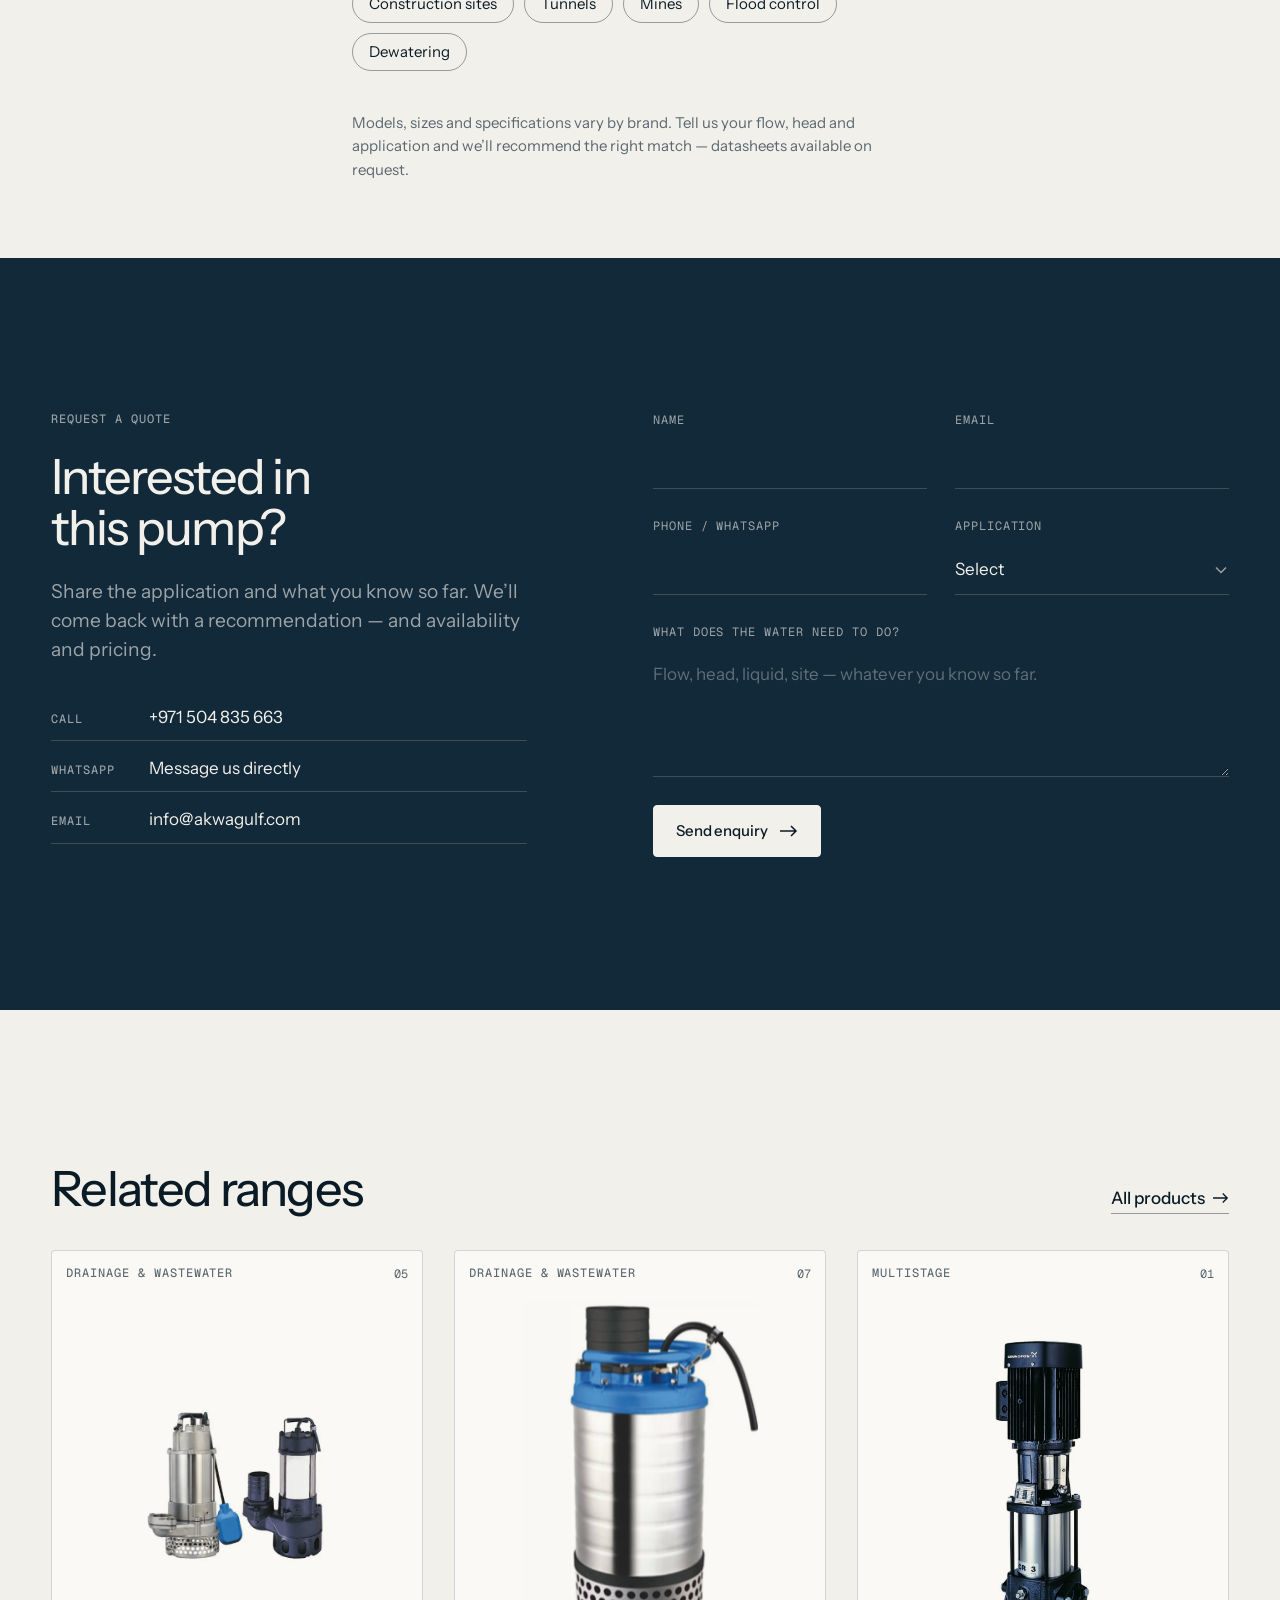
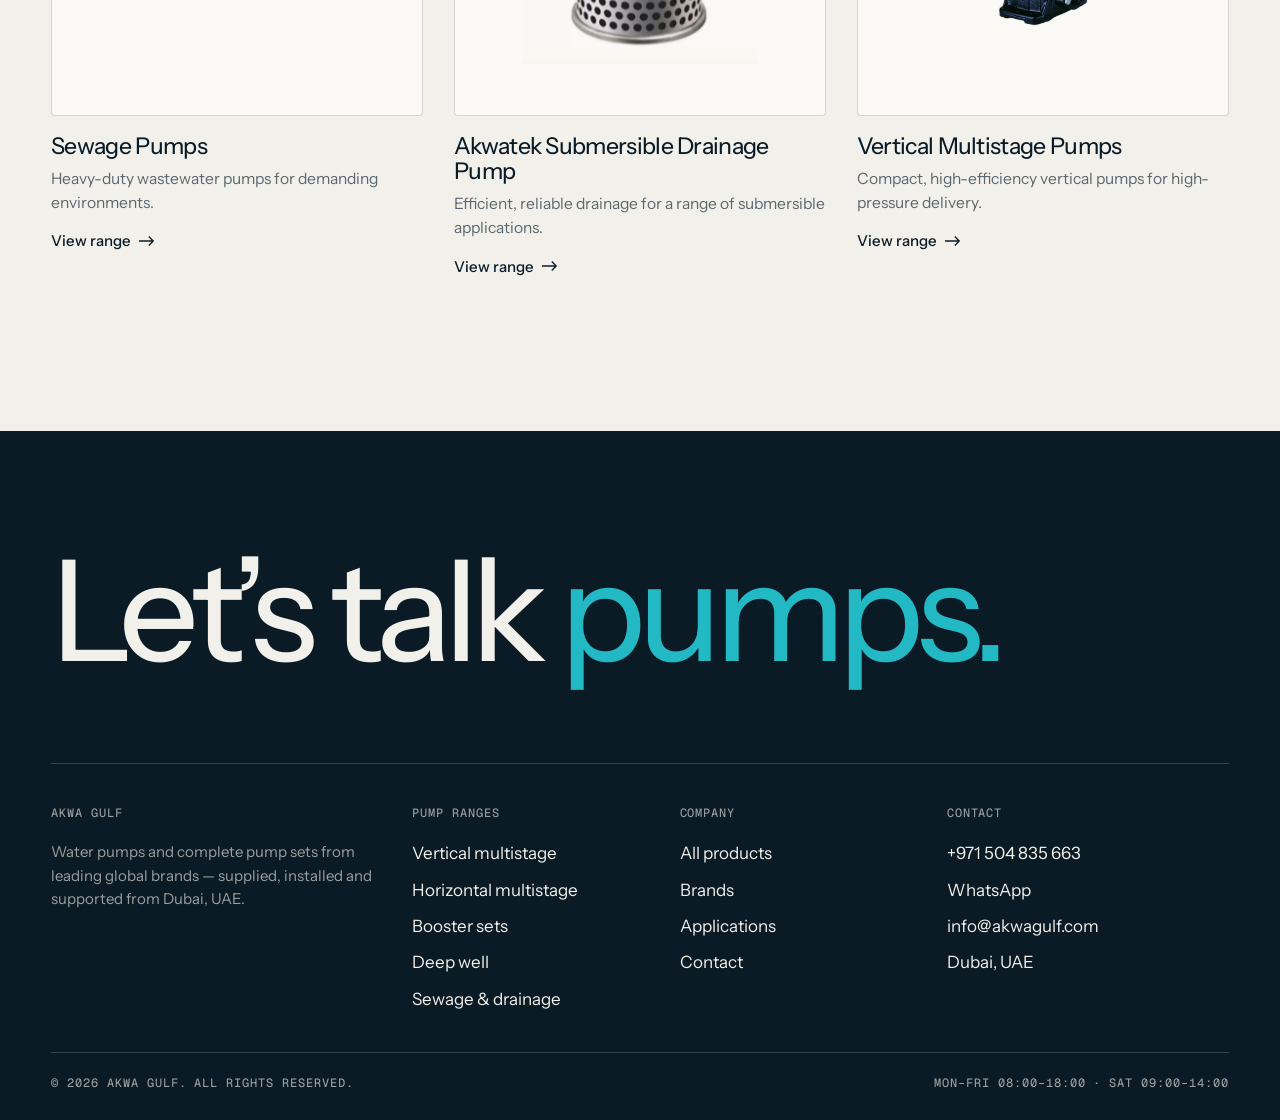
<file: kbzpump.html>
<!DOCTYPE html>
<html lang="en">
<head>
<meta charset="utf-8">
<meta name="viewport" content="width=device-width, initial-scale=1">
<title>Leo KBZ Submersible Pumps | Akwa Gulf</title>
<meta name="description" content="Leo KBZ Submersible Pumps from Akwa Gulf, Dubai. A high-performance submersible dewatering pump for construction sites, tunnels, mines and flood control.">
<link rel="canonical" href="https://www.akwagulf.com/kbzpump">
<meta name="google-site-verification" content="6YBeqknxDlxP8BwR0KcgpvpW7hSw1EAXUhiTFwadtOM">
<meta name="theme-color" content="#f2f0ea">
<meta property="og:type" content="website">
<meta property="og:site_name" content="Akwa Gulf">
<meta property="og:title" content="Leo KBZ Submersible Pumps | Akwa Gulf">
<meta property="og:description" content="Leo KBZ Submersible Pumps from Akwa Gulf, Dubai. A high-performance submersible dewatering pump for construction sites, tunnels, mines and flood control.">
<meta property="og:url" content="https://www.akwagulf.com/kbzpump">
<meta property="og:image" content="https://www.akwagulf.com/assets/leo-kbz.jpg">
<link rel="icon" type="image/png" href="/favicon.png?v=2">
<link rel="apple-touch-icon" href="/apple-touch-icon.png">
<link rel="preload" href="/fonts/instrument-sans-latin-wght-normal.woff2" as="font" type="font/woff2" crossorigin>
<link rel="preload" href="/fonts/geist-mono-latin-wght-normal.woff2" as="font" type="font/woff2" crossorigin>
<link rel="stylesheet" href="/css/site.css">
<script>document.documentElement.classList.add("js")</script>
<script type="application/ld+json">{"@context": "https://schema.org", "@type": "Product", "name": "Leo KBZ Submersible Pumps", "description": "A high-performance submersible dewatering pump for construction sites, tunnels, mines and flood control.", "image": "https://www.akwagulf.com/assets/leo-kbz.jpg", "brand": [{"@type": "Brand", "name": "Leo"}], "category": "Drainage & wastewater"}</script>
</head>
<body>
<a class="skip" href="#main">Skip to content</a>
<header class="site-header">
  <div class="wrap">
    <a class="brand" href="/" aria-label="Akwa Gulf — home"><img src="/assets/logo.png" alt="Akwa Gulf" width="116" height="40"></a>
    <nav class="nav" id="nav" aria-label="Main">
      <a class="nav-link" href="/products.html" aria-current="page">Products</a>
      <a class="nav-link" href="/#brands">Brands</a>
      <a class="nav-link" href="/#applications">Applications</a>
      <a class="nav-link" href="/contact.html">Contact</a>
      <div class="m-contact"><a href="tel:+971504835663">+971 504 835 663</a><a href="mailto:info@akwagulf.com">info@akwagulf.com</a></div>
    </nav>
    <div class="header-cta">
      <a class="header-tel" href="tel:+971504835663">+971 504 835 663</a>
      <a class="btn btn--sm" href="#quote">Request a quote <svg class="arr" width="18" height="12" viewBox="0 0 18 12" fill="none" stroke="currentColor" stroke-width="1.5" aria-hidden="true"><path d="M0 6h16M11 1l5 5-5 5"/></svg></a>
      <button class="menu-btn" type="button" aria-expanded="false" aria-controls="nav" aria-label="Open menu"><span></span></button>
    </div>
  </div>
</header>
<main id="main">
<section class="page-head" style="padding-bottom:clamp(28px,3vw,48px)">
  <div class="wrap">
    <p class="crumbs label"><a href="/">Home</a><span class="sep">/</span><a href="/products.html">Products</a><span class="sep">/</span><span>Leo KBZ Submersible Pumps</span></p>
  </div>
</section>
<div class="wrap">
  <div class="grid detail">
    <div class="detail-media rv"><div class="tile"><span class="label tag">Drainage &amp; wastewater</span><span class="corner">06 / 07</span><img src="/assets/leo-kbz.jpg" alt="Leo KBZ Submersible Pumps"></div></div>
    <div class="detail-info">
      <h1 class="h1" style="font-size:clamp(2.4rem,4.6vw,4.25rem)">Leo KBZ Submersible Pumps</h1>
      <p class="lede">A high-performance submersible dewatering pump for construction sites, tunnels, mines and flood control.</p>
      <div class="detail-cta"><a class="btn" href="#quote">Request a quote <svg class="arr" width="18" height="12" viewBox="0 0 18 12" fill="none" stroke="currentColor" stroke-width="1.5" aria-hidden="true"><path d="M0 6h16M11 1l5 5-5 5"/></svg></a><a class="btn btn--line" href="https://wa.me/971504835663" rel="noopener">WhatsApp us <svg class="arr" width="18" height="12" viewBox="0 0 18 12" fill="none" stroke="currentColor" stroke-width="1.5" aria-hidden="true"><path d="M0 6h16M11 1l5 5-5 5"/></svg></a></div>
      <div class="spec"><h2>Key features</h2><ul><li><span class="num">01</span><span>Heavy-duty motor with overload protection</span></li><li><span class="num">02</span><span>Corrosion-resistant stainless-steel and cast-iron body</span></li><li><span class="num">03</span><span>Compact, portable and easy to install</span></li><li><span class="num">04</span><span>Suitable for continuous submersion</span></li><li><span class="num">05</span><span>Excellent durability for long service life</span></li></ul></div>
      <div class="spec spec--brands"><h2>Available brands</h2><ul><li>Leo</li></ul></div>
    </div>
  </div>
</div>
<section class="overview">
  <div class="wrap grid overview-grid">
    <p class="label">Overview</p>
    <div class="overview-body rv"><p>The Leo KBZ submersible pump is engineered for efficient drainage and dewatering in challenging environments. With its heavy-duty construction and advanced design, it performs reliably even when exposed to muddy or slightly sandy water.</p><p>Compact yet powerful, the KBZ features high wear resistance and energy-efficient performance — the preferred choice for contractors, engineers and industrial users who need dependable water management.</p></div>
    <p class="label" style="margin-top:24px">Typical applications</p>
    <ul class="apps-list rv" style="margin-top:24px"><li>Construction sites</li><li>Tunnels</li><li>Mines</li><li>Flood control</li><li>Dewatering</li></ul>
    <p class="label"></p>
    <p class="note">Models, sizes and specifications vary by brand. Tell us your flow, head and application and we’ll recommend the right match — datasheets available on request.</p>
  </div>
</section>
<section class="band section" id="quote">
  <div class="wrap grid band-grid">
    <div class="band-copy rv">
      <p class="label" style="margin-bottom:24px">Request a quote</p>
      <h2 class="h2">Interested in this pump?</h2>
      <p class="lede">Share the application and what you know so far. We’ll come back with a recommendation — and availability and pricing.</p>
      <div class="contact-lines">
        <a href="tel:+971504835663"><span class="label">Call</span><span>+971 504 835 663</span></a>
        <a href="https://wa.me/971504835663" rel="noopener"><span class="label">WhatsApp</span><span>Message us directly</span></a>
        <a href="mailto:info@akwagulf.com"><span class="label">Email</span><span>info@akwagulf.com</span></a>
      </div>
    </div>
    <div class="band-form rv" style="--d:120ms"><form class="form" id="quote-form" data-endpoint="https://formspree.io/f/xwprvebn" novalidate>
  <div class="field"><label for="quote-form-name">Name</label><input id="quote-form-name" name="name" autocomplete="name" required></div>
  <div class="field"><label for="quote-form-email">Email</label><input id="quote-form-email" name="_replyto" type="email" autocomplete="email" required></div>
  <div class="field"><label for="quote-form-phone">Phone / WhatsApp</label><input id="quote-form-phone" name="phone" type="tel" autocomplete="tel"></div>
  <div class="field"><label for="quote-form-app">Application</label><select id="quote-form-app" name="application"><option value="" selected disabled>Select</option><option>Building services</option><option>Irrigation &amp; agriculture</option><option>Industrial process</option><option>Residential</option><option>Wastewater &amp; drainage</option><option>Not sure yet</option></select></div>
  <div class="field field--full"><label for="quote-form-msg">What does the water need to do?</label><textarea id="quote-form-msg" name="message" rows="4" placeholder="Flow, head, liquid, site — whatever you know so far." required></textarea></div>
  <input type="hidden" name="_subject" value="Quote request — Leo KBZ Submersible Pumps"><input type="hidden" name="product" value="Leo KBZ Submersible Pumps">
  <div class="hp" aria-hidden="true"><input name="_gotcha" tabindex="-1" autocomplete="off"></div>
  <div class="form-foot"><button class="btn btn--light" type="submit">Send enquiry <svg class="arr" width="18" height="12" viewBox="0 0 18 12" fill="none" stroke="currentColor" stroke-width="1.5" aria-hidden="true"><path d="M0 6h16M11 1l5 5-5 5"/></svg></button><p class="form-status" role="status" aria-live="polite"></p></div>
</form></div>
  </div>
</section>
<section class="section">
  <div class="wrap">
    <div class="related-head"><h2 class="h2">Related ranges</h2><a class="link" href="/products.html">All products <svg width="16" height="12" viewBox="0 0 18 12" fill="none" stroke="currentColor" stroke-width="1.5" aria-hidden="true"><path d="M0 6h16M11 1l5 5-5 5"/></svg></a></div>
    <div class="cards cards--3"><article class="card rv" data-cat="drainage" data-text="sewage pumps heavy-duty wastewater pumps for demanding environments. drainage &amp; wastewater grundfos davey xylem goulds niagara spco leo ariston municipal systems commercial complexes industrial plants residential wastewater handling">
  <div class="tile"><span class="label tag">Drainage &amp; wastewater</span><span class="corner">05</span><img src="/assets/sewage-pump.webp" alt="Sewage Pumps" loading="lazy"></div>
  <div class="meta">
    <h3><a class="stretch" href="/sewagepump.html">Sewage Pumps</a></h3>
    <p>Heavy-duty wastewater pumps for demanding environments.</p>
    <span class="more">View range <svg width="16" height="12" viewBox="0 0 18 12" fill="none" stroke="currentColor" stroke-width="1.5" aria-hidden="true"><path d="M0 6h16M11 1l5 5-5 5"/></svg></span>
  </div>
</article><article class="card rv" data-cat="drainage" data-text="akwatek submersible drainage pump efficient, reliable drainage for a range of submersible applications. drainage &amp; wastewater akwatek drainage dewatering wastewater">
  <div class="tile"><span class="label tag">Drainage &amp; wastewater</span><span class="corner">07</span><img src="/assets/akwatek-drainage.png" alt="Akwatek Submersible Drainage Pump" loading="lazy"></div>
  <div class="meta">
    <h3><a class="stretch" href="/ksm-submersible-drainage-pump.html">Akwatek Submersible Drainage Pump</a></h3>
    <p>Efficient, reliable drainage for a range of submersible applications.</p>
    <span class="more">View range <svg width="16" height="12" viewBox="0 0 18 12" fill="none" stroke="currentColor" stroke-width="1.5" aria-hidden="true"><path d="M0 6h16M11 1l5 5-5 5"/></svg></span>
  </div>
</article><article class="card rv" data-cat="multistage" data-text="vertical multistage pumps compact, high-efficiency vertical pumps for high-pressure delivery. multistage grundfos davey xylem goulds niagara spco leo water supply irrigation boiler feed pressure boosting industrial circulation hvac high-rise buildings">
  <div class="tile"><span class="label tag">Multistage</span><span class="corner">01</span><img src="/assets/vertical-multistage.webp" alt="Vertical Multistage Pumps" loading="lazy"></div>
  <div class="meta">
    <h3><a class="stretch" href="/verticalpump.html">Vertical Multistage Pumps</a></h3>
    <p>Compact, high-efficiency vertical pumps for high-pressure delivery.</p>
    <span class="more">View range <svg width="16" height="12" viewBox="0 0 18 12" fill="none" stroke="currentColor" stroke-width="1.5" aria-hidden="true"><path d="M0 6h16M11 1l5 5-5 5"/></svg></span>
  </div>
</article></div>
  </div>
</section>
</main>
<footer class="site-footer on-ink">
  <div class="wrap">
    <p class="foot-big">Let’s talk <em>pumps.</em></p>
    <div class="foot-grid">
      <div>
        <h4>Akwa Gulf</h4>
        <p>Water pumps and complete pump sets from leading global brands — supplied, installed and supported from Dubai, UAE.</p>
      </div>
      <div>
        <h4>Pump ranges</h4>
        <ul>
          <li><a href="/verticalpump.html">Vertical multistage</a></li>
          <li><a href="/horizontalpump.html">Horizontal multistage</a></li>
          <li><a href="/boosterpump.html">Booster sets</a></li>
          <li><a href="/deepwellpump.html">Deep well</a></li>
          <li><a href="/sewagepump.html">Sewage &amp; drainage</a></li>
        </ul>
      </div>
      <div>
        <h4>Company</h4>
        <ul>
          <li><a href="/products.html">All products</a></li>
          <li><a href="/#brands">Brands</a></li>
          <li><a href="/#applications">Applications</a></li>
          <li><a href="/contact.html">Contact</a></li>
        </ul>
      </div>
      <div>
        <h4>Contact</h4>
        <ul>
          <li><a href="tel:+971504835663">+971 504 835 663</a></li>
          <li><a href="https://wa.me/971504835663" rel="noopener">WhatsApp</a></li>
          <li><a href="mailto:info@akwagulf.com">info@akwagulf.com</a></li>
          <li>Dubai, UAE</li>
        </ul>
      </div>
    </div>
    <div class="foot-base">
      <span class="label">© <span data-year>2026</span> Akwa Gulf. All rights reserved.</span>
      <span class="label">Mon–Fri 08:00–18:00 · Sat 09:00–14:00</span>
    </div>
  </div>
</footer>
<script src="/js/site.js" defer></script>
</body>
</html>
</file>
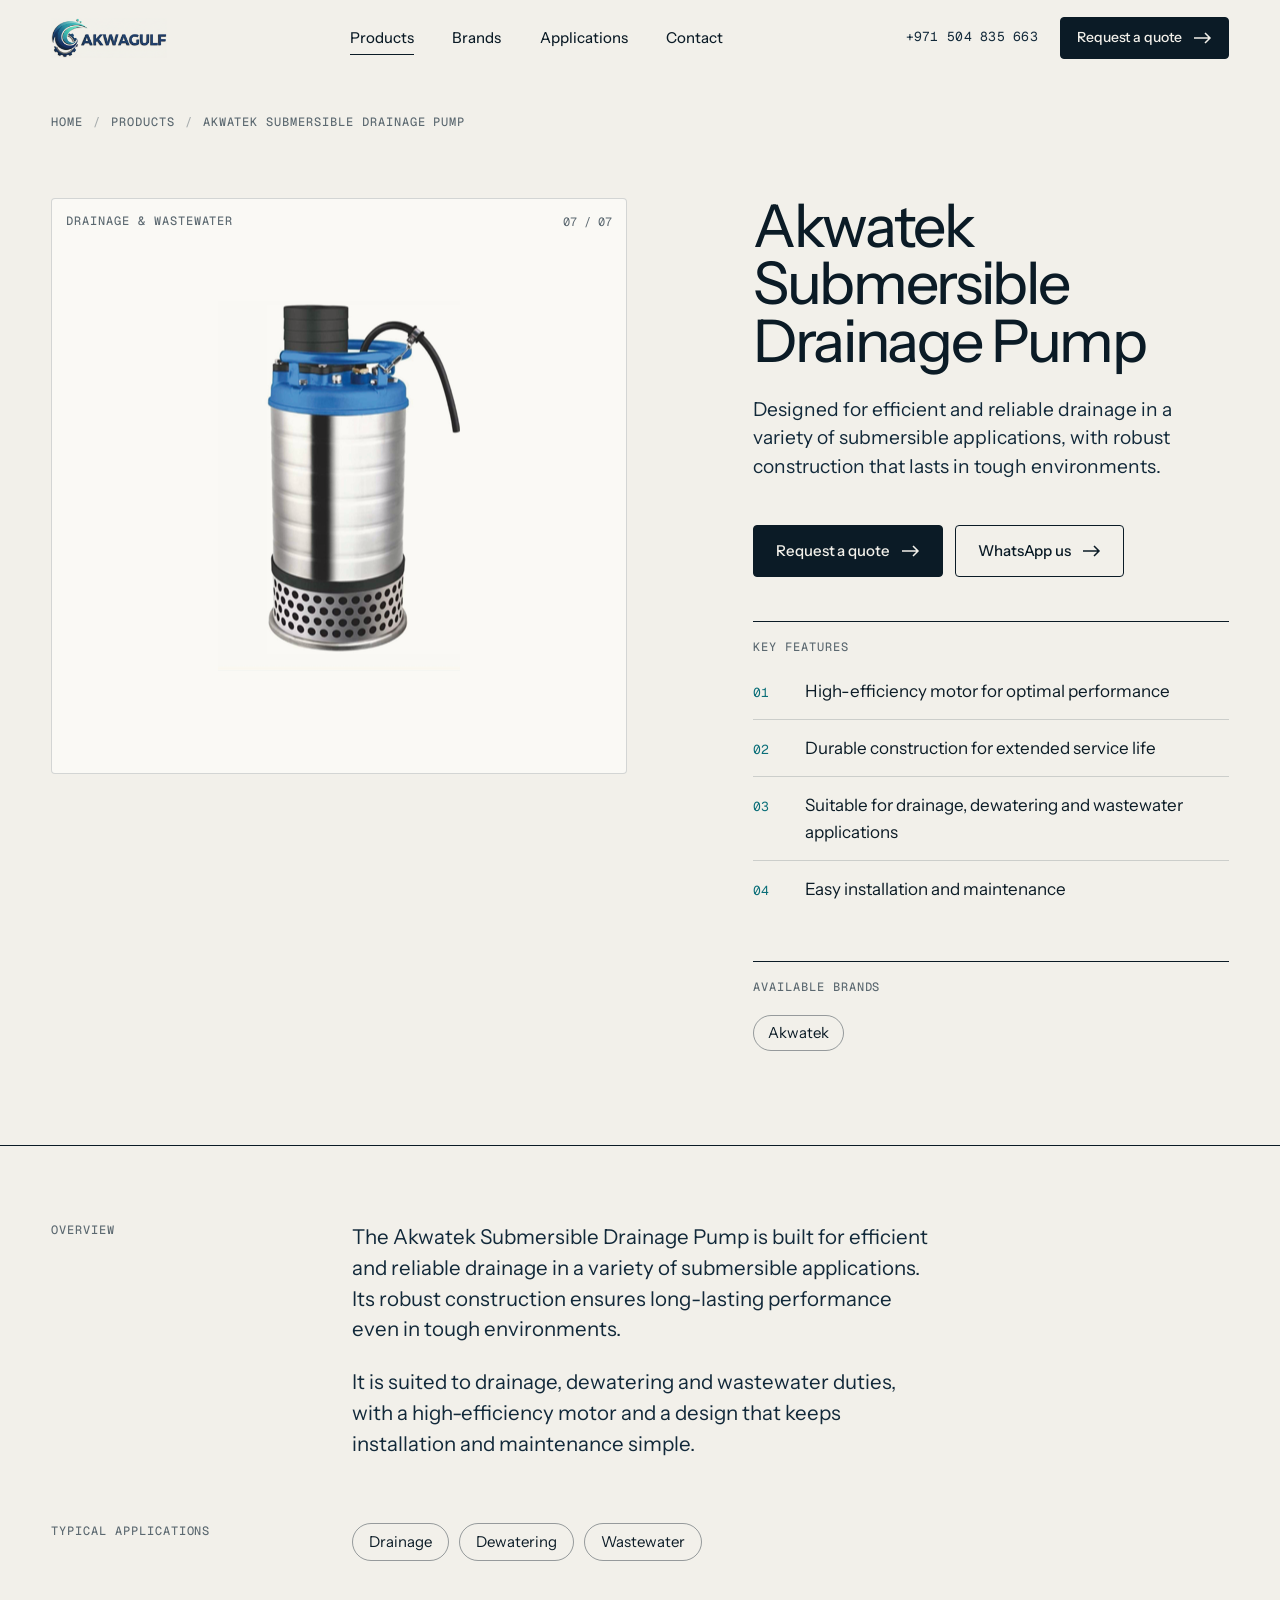
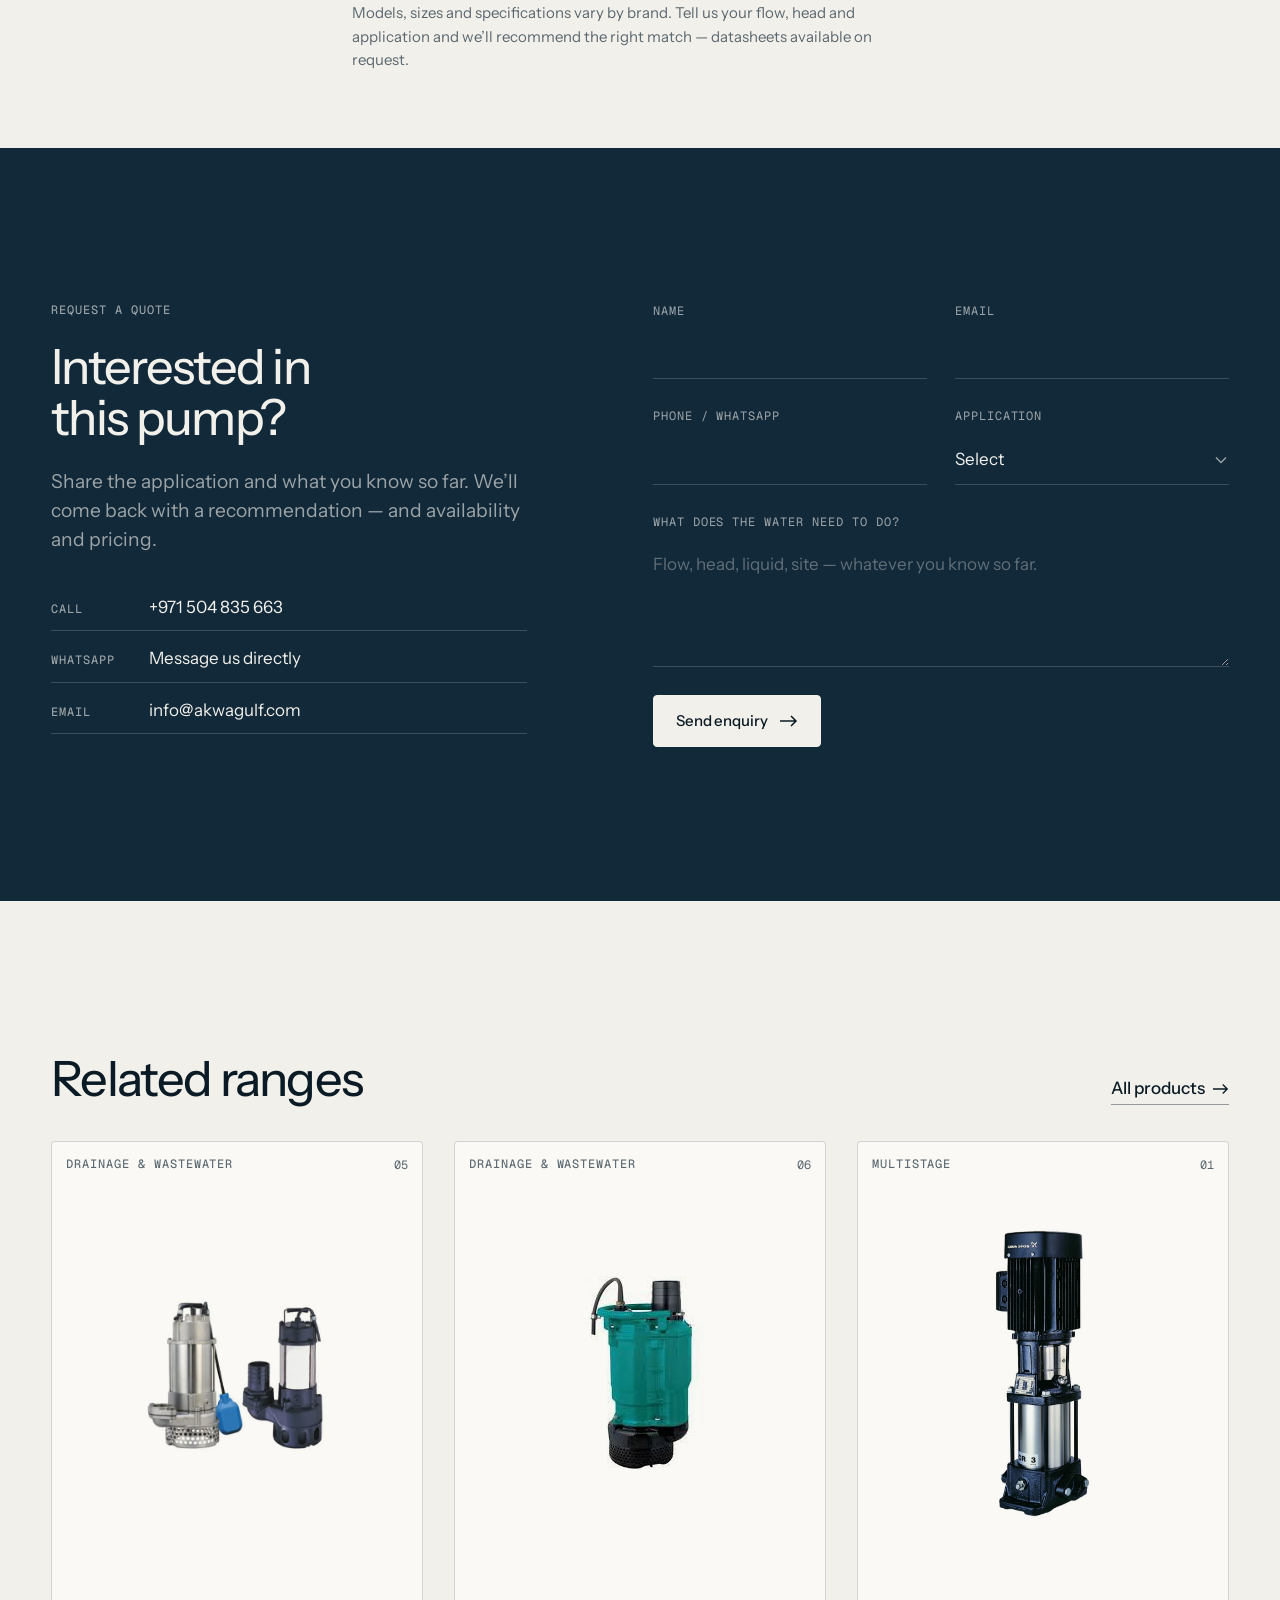
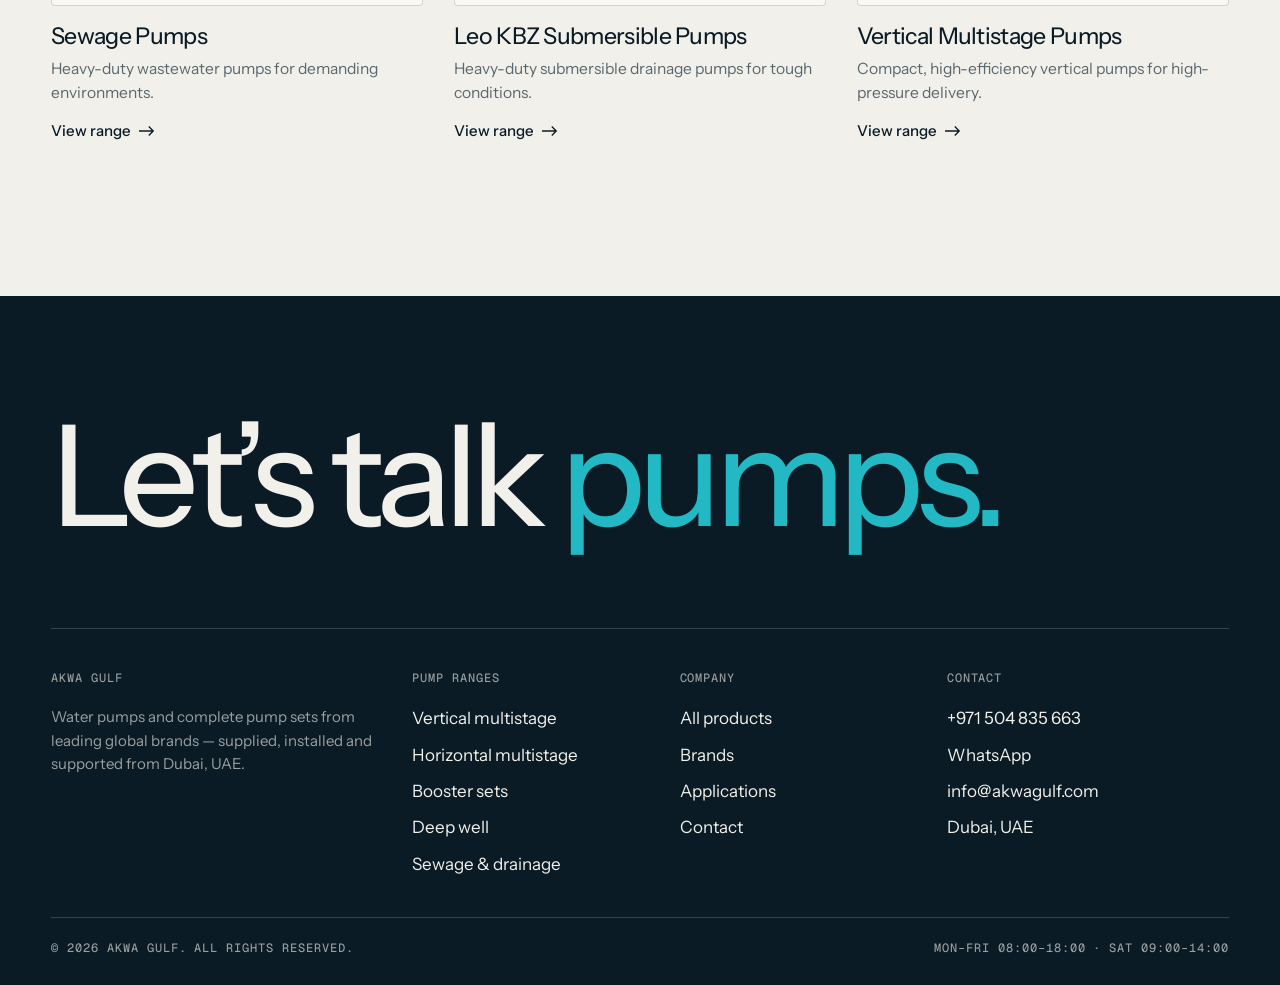
<file: ksm-submersible-drainage-pump.html>
<!DOCTYPE html>
<html lang="en">
<head>
<meta charset="utf-8">
<meta name="viewport" content="width=device-width, initial-scale=1">
<title>Akwatek Submersible Drainage Pump | Akwa Gulf</title>
<meta name="description" content="Akwatek Submersible Drainage Pump from Akwa Gulf, Dubai. Designed for efficient and reliable drainage in a variety of submersible applications, with robust construction that lasts in tough environments.">
<link rel="canonical" href="https://www.akwagulf.com/ksm-submersible-drainage-pump">
<meta name="google-site-verification" content="6YBeqknxDlxP8BwR0KcgpvpW7hSw1EAXUhiTFwadtOM">
<meta name="theme-color" content="#f2f0ea">
<meta property="og:type" content="website">
<meta property="og:site_name" content="Akwa Gulf">
<meta property="og:title" content="Akwatek Submersible Drainage Pump | Akwa Gulf">
<meta property="og:description" content="Akwatek Submersible Drainage Pump from Akwa Gulf, Dubai. Designed for efficient and reliable drainage in a variety of submersible applications, with robust construction that lasts in tough environments.">
<meta property="og:url" content="https://www.akwagulf.com/ksm-submersible-drainage-pump">
<meta property="og:image" content="https://www.akwagulf.com/assets/akwatek-drainage.png">
<link rel="icon" type="image/png" href="/favicon.png?v=2">
<link rel="apple-touch-icon" href="/apple-touch-icon.png">
<link rel="preload" href="/fonts/instrument-sans-latin-wght-normal.woff2" as="font" type="font/woff2" crossorigin>
<link rel="preload" href="/fonts/geist-mono-latin-wght-normal.woff2" as="font" type="font/woff2" crossorigin>
<link rel="stylesheet" href="/css/site.css">
<script>document.documentElement.classList.add("js")</script>
<script type="application/ld+json">{"@context": "https://schema.org", "@type": "Product", "name": "Akwatek Submersible Drainage Pump", "description": "Designed for efficient and reliable drainage in a variety of submersible applications, with robust construction that lasts in tough environments.", "image": "https://www.akwagulf.com/assets/akwatek-drainage.png", "brand": [{"@type": "Brand", "name": "Akwatek"}], "category": "Drainage & wastewater"}</script>
</head>
<body>
<a class="skip" href="#main">Skip to content</a>
<header class="site-header">
  <div class="wrap">
    <a class="brand" href="/" aria-label="Akwa Gulf — home"><img src="/assets/logo.png" alt="Akwa Gulf" width="116" height="40"></a>
    <nav class="nav" id="nav" aria-label="Main">
      <a class="nav-link" href="/products.html" aria-current="page">Products</a>
      <a class="nav-link" href="/#brands">Brands</a>
      <a class="nav-link" href="/#applications">Applications</a>
      <a class="nav-link" href="/contact.html">Contact</a>
      <div class="m-contact"><a href="tel:+971504835663">+971 504 835 663</a><a href="mailto:info@akwagulf.com">info@akwagulf.com</a></div>
    </nav>
    <div class="header-cta">
      <a class="header-tel" href="tel:+971504835663">+971 504 835 663</a>
      <a class="btn btn--sm" href="#quote">Request a quote <svg class="arr" width="18" height="12" viewBox="0 0 18 12" fill="none" stroke="currentColor" stroke-width="1.5" aria-hidden="true"><path d="M0 6h16M11 1l5 5-5 5"/></svg></a>
      <button class="menu-btn" type="button" aria-expanded="false" aria-controls="nav" aria-label="Open menu"><span></span></button>
    </div>
  </div>
</header>
<main id="main">
<section class="page-head" style="padding-bottom:clamp(28px,3vw,48px)">
  <div class="wrap">
    <p class="crumbs label"><a href="/">Home</a><span class="sep">/</span><a href="/products.html">Products</a><span class="sep">/</span><span>Akwatek Submersible Drainage Pump</span></p>
  </div>
</section>
<div class="wrap">
  <div class="grid detail">
    <div class="detail-media rv"><div class="tile"><span class="label tag">Drainage &amp; wastewater</span><span class="corner">07 / 07</span><img src="/assets/akwatek-drainage.png" alt="Akwatek Submersible Drainage Pump"></div></div>
    <div class="detail-info">
      <h1 class="h1" style="font-size:clamp(2.4rem,4.6vw,4.25rem)">Akwatek Submersible Drainage Pump</h1>
      <p class="lede">Designed for efficient and reliable drainage in a variety of submersible applications, with robust construction that lasts in tough environments.</p>
      <div class="detail-cta"><a class="btn" href="#quote">Request a quote <svg class="arr" width="18" height="12" viewBox="0 0 18 12" fill="none" stroke="currentColor" stroke-width="1.5" aria-hidden="true"><path d="M0 6h16M11 1l5 5-5 5"/></svg></a><a class="btn btn--line" href="https://wa.me/971504835663" rel="noopener">WhatsApp us <svg class="arr" width="18" height="12" viewBox="0 0 18 12" fill="none" stroke="currentColor" stroke-width="1.5" aria-hidden="true"><path d="M0 6h16M11 1l5 5-5 5"/></svg></a></div>
      <div class="spec"><h2>Key features</h2><ul><li><span class="num">01</span><span>High-efficiency motor for optimal performance</span></li><li><span class="num">02</span><span>Durable construction for extended service life</span></li><li><span class="num">03</span><span>Suitable for drainage, dewatering and wastewater applications</span></li><li><span class="num">04</span><span>Easy installation and maintenance</span></li></ul></div>
      <div class="spec spec--brands"><h2>Available brands</h2><ul><li>Akwatek</li></ul></div>
    </div>
  </div>
</div>
<section class="overview">
  <div class="wrap grid overview-grid">
    <p class="label">Overview</p>
    <div class="overview-body rv"><p>The Akwatek Submersible Drainage Pump is built for efficient and reliable drainage in a variety of submersible applications. Its robust construction ensures long-lasting performance even in tough environments.</p><p>It is suited to drainage, dewatering and wastewater duties, with a high-efficiency motor and a design that keeps installation and maintenance simple.</p></div>
    <p class="label" style="margin-top:24px">Typical applications</p>
    <ul class="apps-list rv" style="margin-top:24px"><li>Drainage</li><li>Dewatering</li><li>Wastewater</li></ul>
    <p class="label"></p>
    <p class="note">Models, sizes and specifications vary by brand. Tell us your flow, head and application and we’ll recommend the right match — datasheets available on request.</p>
  </div>
</section>
<section class="band section" id="quote">
  <div class="wrap grid band-grid">
    <div class="band-copy rv">
      <p class="label" style="margin-bottom:24px">Request a quote</p>
      <h2 class="h2">Interested in this pump?</h2>
      <p class="lede">Share the application and what you know so far. We’ll come back with a recommendation — and availability and pricing.</p>
      <div class="contact-lines">
        <a href="tel:+971504835663"><span class="label">Call</span><span>+971 504 835 663</span></a>
        <a href="https://wa.me/971504835663" rel="noopener"><span class="label">WhatsApp</span><span>Message us directly</span></a>
        <a href="mailto:info@akwagulf.com"><span class="label">Email</span><span>info@akwagulf.com</span></a>
      </div>
    </div>
    <div class="band-form rv" style="--d:120ms"><form class="form" id="quote-form" data-endpoint="https://formspree.io/f/xwprvebn" novalidate>
  <div class="field"><label for="quote-form-name">Name</label><input id="quote-form-name" name="name" autocomplete="name" required></div>
  <div class="field"><label for="quote-form-email">Email</label><input id="quote-form-email" name="_replyto" type="email" autocomplete="email" required></div>
  <div class="field"><label for="quote-form-phone">Phone / WhatsApp</label><input id="quote-form-phone" name="phone" type="tel" autocomplete="tel"></div>
  <div class="field"><label for="quote-form-app">Application</label><select id="quote-form-app" name="application"><option value="" selected disabled>Select</option><option>Building services</option><option>Irrigation &amp; agriculture</option><option>Industrial process</option><option>Residential</option><option>Wastewater &amp; drainage</option><option>Not sure yet</option></select></div>
  <div class="field field--full"><label for="quote-form-msg">What does the water need to do?</label><textarea id="quote-form-msg" name="message" rows="4" placeholder="Flow, head, liquid, site — whatever you know so far." required></textarea></div>
  <input type="hidden" name="_subject" value="Quote request — Akwatek Submersible Drainage Pump"><input type="hidden" name="product" value="Akwatek Submersible Drainage Pump">
  <div class="hp" aria-hidden="true"><input name="_gotcha" tabindex="-1" autocomplete="off"></div>
  <div class="form-foot"><button class="btn btn--light" type="submit">Send enquiry <svg class="arr" width="18" height="12" viewBox="0 0 18 12" fill="none" stroke="currentColor" stroke-width="1.5" aria-hidden="true"><path d="M0 6h16M11 1l5 5-5 5"/></svg></button><p class="form-status" role="status" aria-live="polite"></p></div>
</form></div>
  </div>
</section>
<section class="section">
  <div class="wrap">
    <div class="related-head"><h2 class="h2">Related ranges</h2><a class="link" href="/products.html">All products <svg width="16" height="12" viewBox="0 0 18 12" fill="none" stroke="currentColor" stroke-width="1.5" aria-hidden="true"><path d="M0 6h16M11 1l5 5-5 5"/></svg></a></div>
    <div class="cards cards--3"><article class="card rv" data-cat="drainage" data-text="sewage pumps heavy-duty wastewater pumps for demanding environments. drainage &amp; wastewater grundfos davey xylem goulds niagara spco leo ariston municipal systems commercial complexes industrial plants residential wastewater handling">
  <div class="tile"><span class="label tag">Drainage &amp; wastewater</span><span class="corner">05</span><img src="/assets/sewage-pump.webp" alt="Sewage Pumps" loading="lazy"></div>
  <div class="meta">
    <h3><a class="stretch" href="/sewagepump.html">Sewage Pumps</a></h3>
    <p>Heavy-duty wastewater pumps for demanding environments.</p>
    <span class="more">View range <svg width="16" height="12" viewBox="0 0 18 12" fill="none" stroke="currentColor" stroke-width="1.5" aria-hidden="true"><path d="M0 6h16M11 1l5 5-5 5"/></svg></span>
  </div>
</article><article class="card rv" data-cat="drainage" data-text="leo kbz submersible pumps heavy-duty submersible drainage pumps for tough conditions. drainage &amp; wastewater leo construction sites tunnels mines flood control dewatering">
  <div class="tile"><span class="label tag">Drainage &amp; wastewater</span><span class="corner">06</span><img src="/assets/leo-kbz.jpg" alt="Leo KBZ Submersible Pumps" loading="lazy"></div>
  <div class="meta">
    <h3><a class="stretch" href="/kbzpump.html">Leo KBZ Submersible Pumps</a></h3>
    <p>Heavy-duty submersible drainage pumps for tough conditions.</p>
    <span class="more">View range <svg width="16" height="12" viewBox="0 0 18 12" fill="none" stroke="currentColor" stroke-width="1.5" aria-hidden="true"><path d="M0 6h16M11 1l5 5-5 5"/></svg></span>
  </div>
</article><article class="card rv" data-cat="multistage" data-text="vertical multistage pumps compact, high-efficiency vertical pumps for high-pressure delivery. multistage grundfos davey xylem goulds niagara spco leo water supply irrigation boiler feed pressure boosting industrial circulation hvac high-rise buildings">
  <div class="tile"><span class="label tag">Multistage</span><span class="corner">01</span><img src="/assets/vertical-multistage.webp" alt="Vertical Multistage Pumps" loading="lazy"></div>
  <div class="meta">
    <h3><a class="stretch" href="/verticalpump.html">Vertical Multistage Pumps</a></h3>
    <p>Compact, high-efficiency vertical pumps for high-pressure delivery.</p>
    <span class="more">View range <svg width="16" height="12" viewBox="0 0 18 12" fill="none" stroke="currentColor" stroke-width="1.5" aria-hidden="true"><path d="M0 6h16M11 1l5 5-5 5"/></svg></span>
  </div>
</article></div>
  </div>
</section>
</main>
<footer class="site-footer on-ink">
  <div class="wrap">
    <p class="foot-big">Let’s talk <em>pumps.</em></p>
    <div class="foot-grid">
      <div>
        <h4>Akwa Gulf</h4>
        <p>Water pumps and complete pump sets from leading global brands — supplied, installed and supported from Dubai, UAE.</p>
      </div>
      <div>
        <h4>Pump ranges</h4>
        <ul>
          <li><a href="/verticalpump.html">Vertical multistage</a></li>
          <li><a href="/horizontalpump.html">Horizontal multistage</a></li>
          <li><a href="/boosterpump.html">Booster sets</a></li>
          <li><a href="/deepwellpump.html">Deep well</a></li>
          <li><a href="/sewagepump.html">Sewage &amp; drainage</a></li>
        </ul>
      </div>
      <div>
        <h4>Company</h4>
        <ul>
          <li><a href="/products.html">All products</a></li>
          <li><a href="/#brands">Brands</a></li>
          <li><a href="/#applications">Applications</a></li>
          <li><a href="/contact.html">Contact</a></li>
        </ul>
      </div>
      <div>
        <h4>Contact</h4>
        <ul>
          <li><a href="tel:+971504835663">+971 504 835 663</a></li>
          <li><a href="https://wa.me/971504835663" rel="noopener">WhatsApp</a></li>
          <li><a href="mailto:info@akwagulf.com">info@akwagulf.com</a></li>
          <li>Dubai, UAE</li>
        </ul>
      </div>
    </div>
    <div class="foot-base">
      <span class="label">© <span data-year>2026</span> Akwa Gulf. All rights reserved.</span>
      <span class="label">Mon–Fri 08:00–18:00 · Sat 09:00–14:00</span>
    </div>
  </div>
</footer>
<script src="/js/site.js" defer></script>
</body>
</html>
</file>
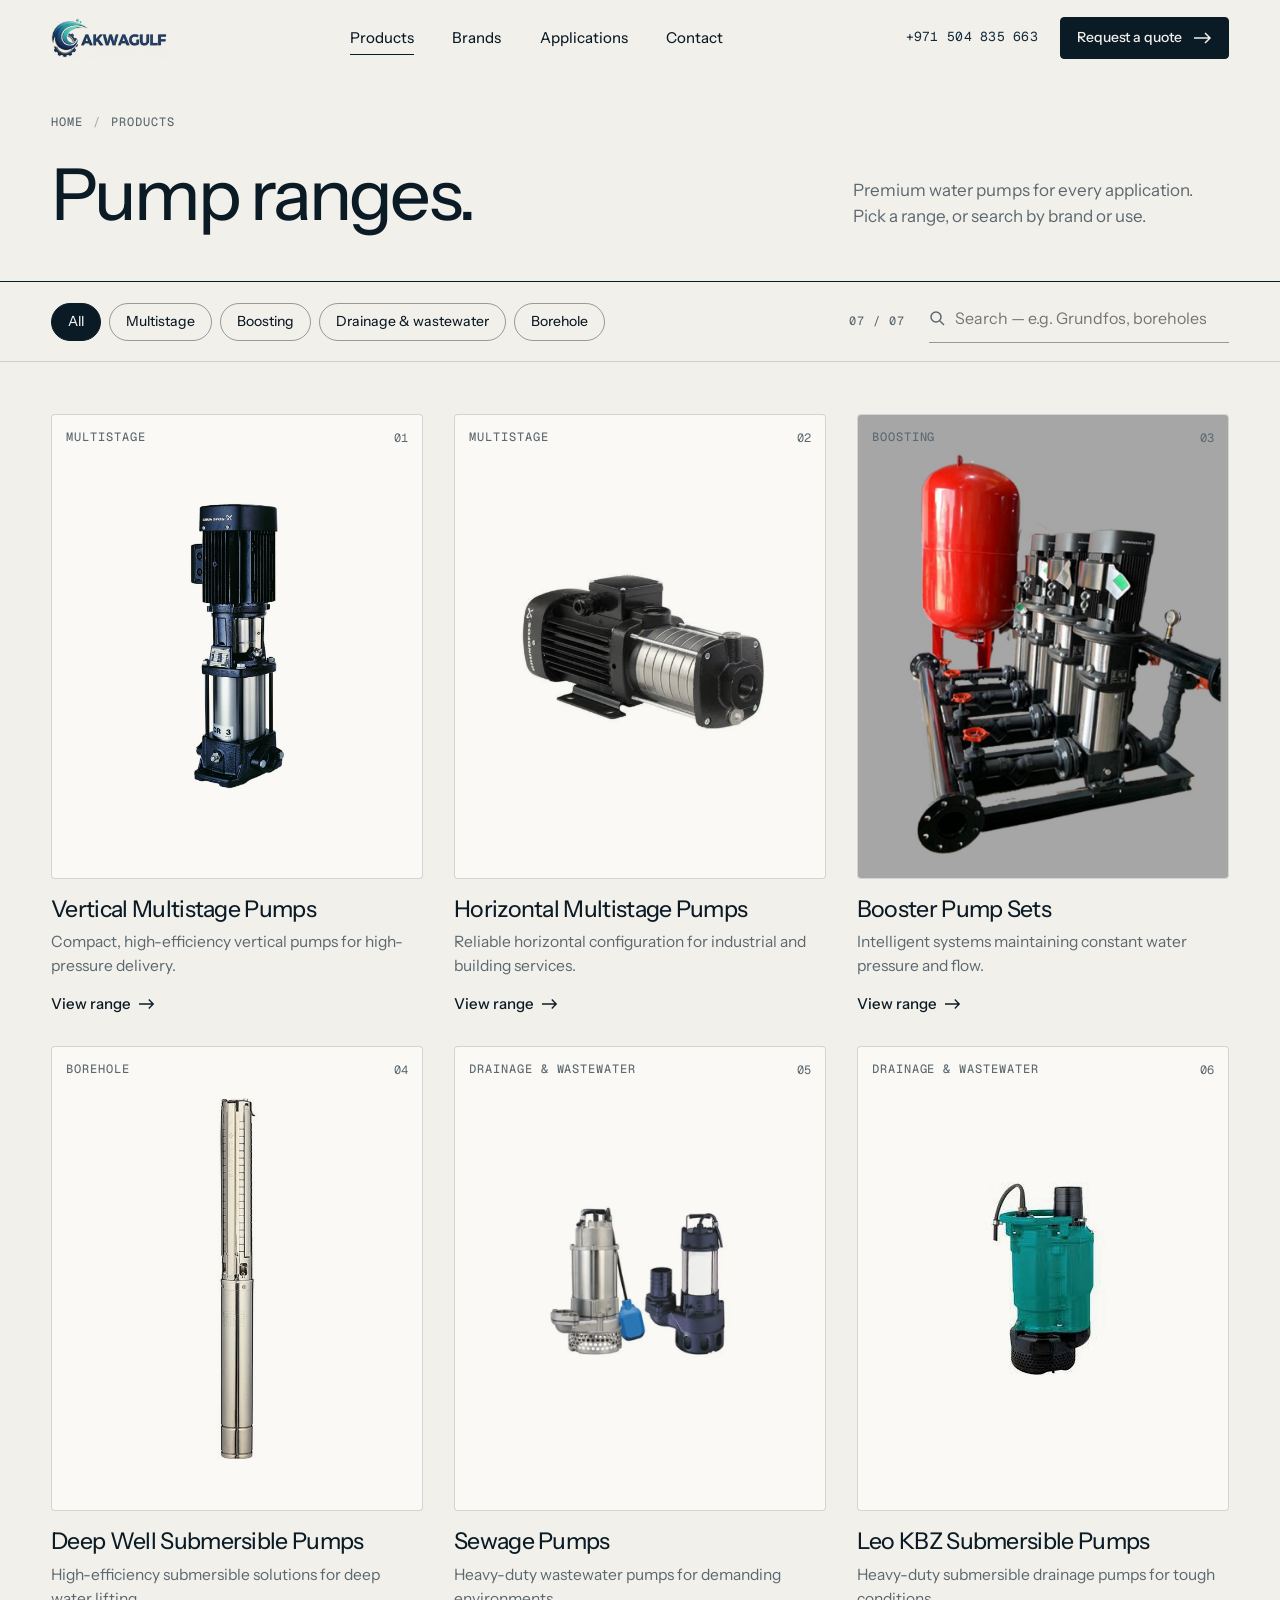
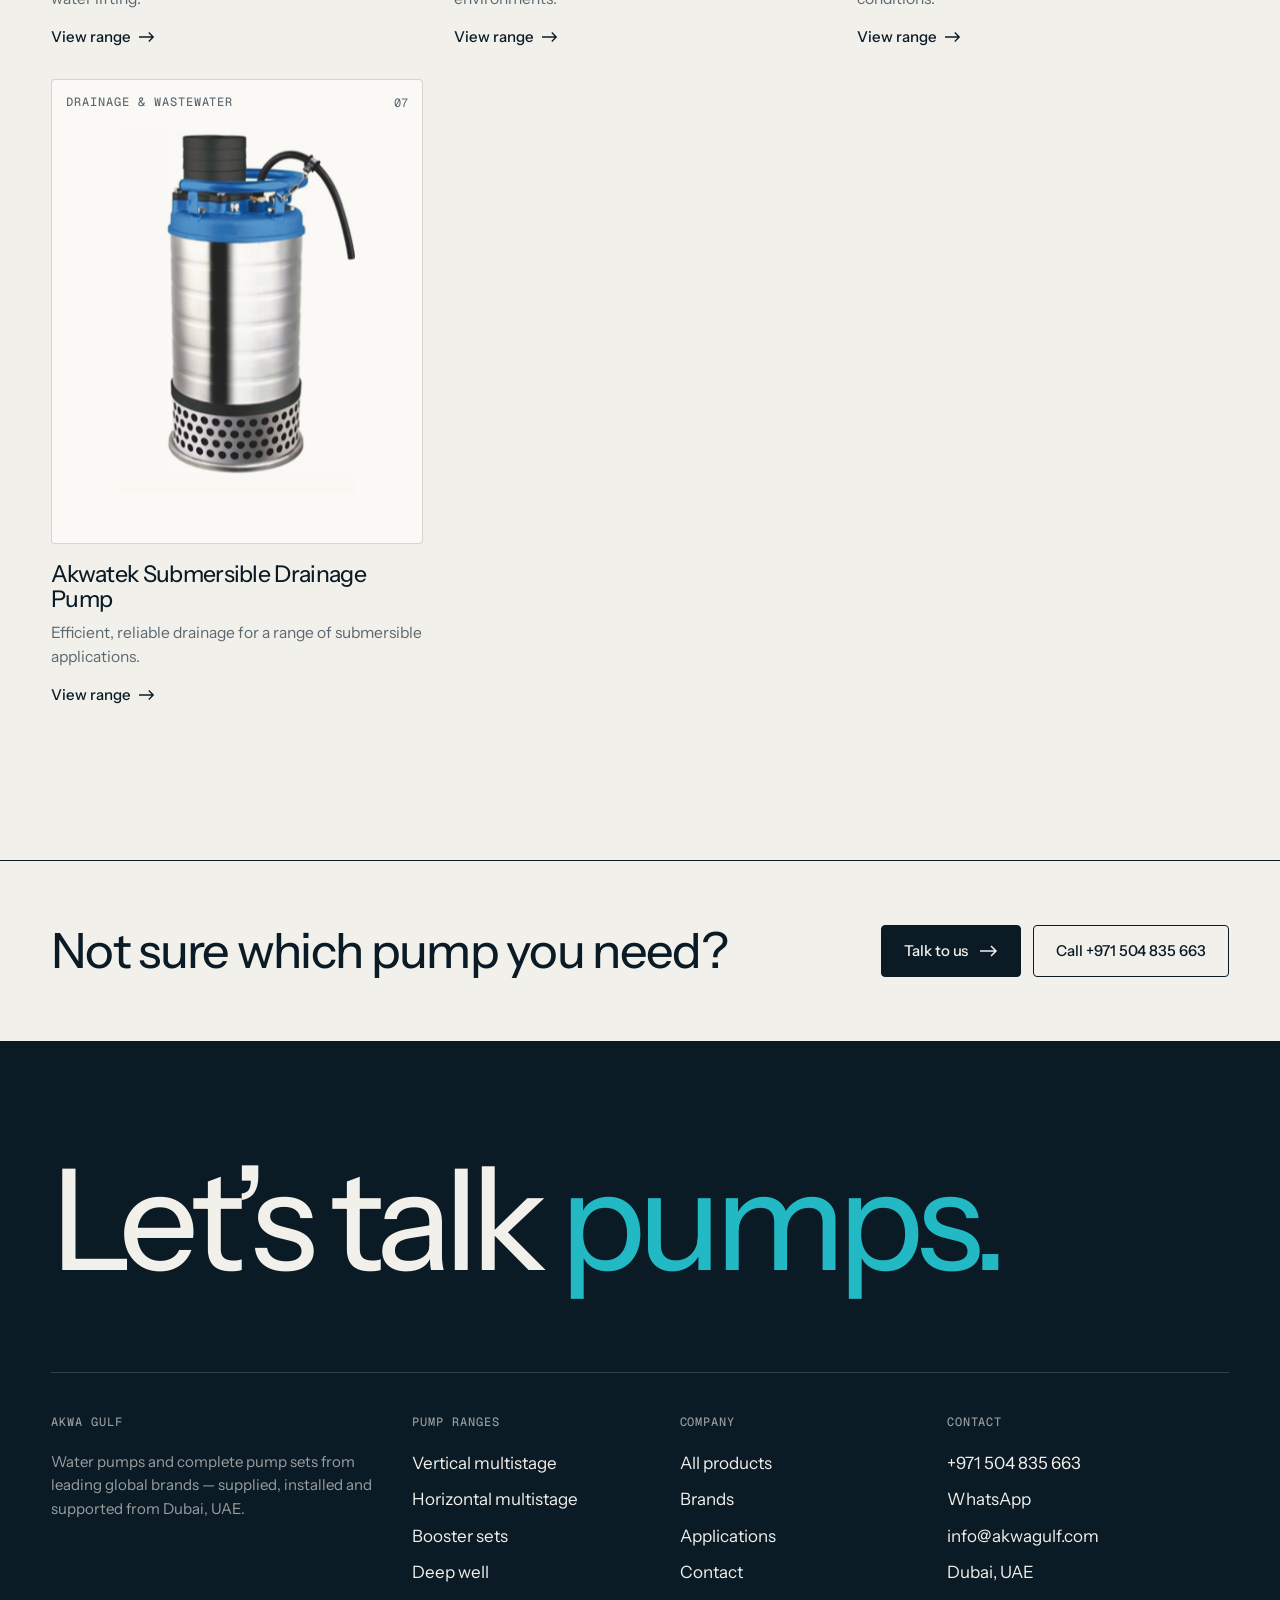
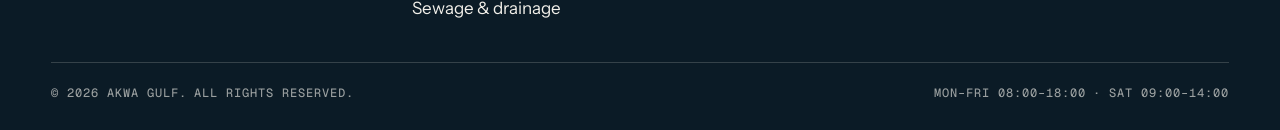
<file: products.html>
<!DOCTYPE html>
<html lang="en">
<head>
<meta charset="utf-8">
<meta name="viewport" content="width=device-width, initial-scale=1">
<title>Pumps &amp; Pump Sets — Products | Akwa Gulf</title>
<meta name="description" content="Browse Akwa Gulf pump ranges: vertical and horizontal multistage, booster sets, deep well submersible, sewage and drainage pumps from leading global brands.">
<link rel="canonical" href="https://www.akwagulf.com/products">
<meta name="google-site-verification" content="6YBeqknxDlxP8BwR0KcgpvpW7hSw1EAXUhiTFwadtOM">
<meta name="theme-color" content="#f2f0ea">
<meta property="og:type" content="website">
<meta property="og:site_name" content="Akwa Gulf">
<meta property="og:title" content="Pumps &amp; Pump Sets — Products | Akwa Gulf">
<meta property="og:description" content="Browse Akwa Gulf pump ranges: vertical and horizontal multistage, booster sets, deep well submersible, sewage and drainage pumps from leading global brands.">
<meta property="og:url" content="https://www.akwagulf.com/products">
<meta property="og:image" content="https://www.akwagulf.com/assets/logo.png">
<link rel="icon" type="image/png" href="/favicon.png?v=2">
<link rel="apple-touch-icon" href="/apple-touch-icon.png">
<link rel="preload" href="/fonts/instrument-sans-latin-wght-normal.woff2" as="font" type="font/woff2" crossorigin>
<link rel="preload" href="/fonts/geist-mono-latin-wght-normal.woff2" as="font" type="font/woff2" crossorigin>
<link rel="stylesheet" href="/css/site.css">
<script>document.documentElement.classList.add("js")</script>
</head>
<body>
<a class="skip" href="#main">Skip to content</a>
<header class="site-header">
  <div class="wrap">
    <a class="brand" href="/" aria-label="Akwa Gulf — home"><img src="/assets/logo.png" alt="Akwa Gulf" width="116" height="40"></a>
    <nav class="nav" id="nav" aria-label="Main">
      <a class="nav-link" href="/products.html" aria-current="page">Products</a>
      <a class="nav-link" href="/#brands">Brands</a>
      <a class="nav-link" href="/#applications">Applications</a>
      <a class="nav-link" href="/contact.html">Contact</a>
      <div class="m-contact"><a href="tel:+971504835663">+971 504 835 663</a><a href="mailto:info@akwagulf.com">info@akwagulf.com</a></div>
    </nav>
    <div class="header-cta">
      <a class="header-tel" href="tel:+971504835663">+971 504 835 663</a>
      <a class="btn btn--sm" href="/contact.html#quote">Request a quote <svg class="arr" width="18" height="12" viewBox="0 0 18 12" fill="none" stroke="currentColor" stroke-width="1.5" aria-hidden="true"><path d="M0 6h16M11 1l5 5-5 5"/></svg></a>
      <button class="menu-btn" type="button" aria-expanded="false" aria-controls="nav" aria-label="Open menu"><span></span></button>
    </div>
  </div>
</header>
<main id="main">
<section class="page-head">
  <div class="wrap">
    <p class="crumbs label"><a href="/">Home</a><span class="sep">/</span><span>Products</span></p>
    <div class="grid page-head-grid">
      <h1 class="h1">Pump ranges.</h1>
      <p class="aside">Premium water pumps for every application. Pick a range, or search by brand or use.</p>
    </div>
  </div>
</section>
<div class="toolbar">
  <div class="wrap">
    <div class="chips" role="group" aria-label="Filter by type"><button class="chip" type="button" data-cat="all" aria-pressed="true">All</button><button class="chip" type="button" data-cat="multistage" aria-pressed="false">Multistage</button><button class="chip" type="button" data-cat="boosting" aria-pressed="false">Boosting</button><button class="chip" type="button" data-cat="drainage" aria-pressed="false">Drainage & wastewater</button><button class="chip" type="button" data-cat="borehole" aria-pressed="false">Borehole</button></div>
    <div class="toolbar-end">
      <span class="count label" id="count" aria-live="polite">07 / 07</span>
      <label class="search"><span class="sr" style="position:absolute;left:-9999px">Search products</span><svg width="16" height="16" viewBox="0 0 16 16" fill="none" stroke="currentColor" stroke-width="1.5" aria-hidden="true"><circle cx="7" cy="7" r="5"/><path d="M11 11l4 4"/></svg><input id="q" type="search" placeholder="Search — e.g. Grundfos, boreholes" autocomplete="off"></label>
    </div>
  </div>
</div>
<div class="wrap">
  <div class="cards" id="cards">
    <article class="card rv" data-cat="multistage" data-text="vertical multistage pumps compact, high-efficiency vertical pumps for high-pressure delivery. multistage grundfos davey xylem goulds niagara spco leo water supply irrigation boiler feed pressure boosting industrial circulation hvac high-rise buildings">
  <div class="tile"><span class="label tag">Multistage</span><span class="corner">01</span><img src="/assets/vertical-multistage.webp" alt="Vertical Multistage Pumps" loading="lazy"></div>
  <div class="meta">
    <h3><a class="stretch" href="/verticalpump.html">Vertical Multistage Pumps</a></h3>
    <p>Compact, high-efficiency vertical pumps for high-pressure delivery.</p>
    <span class="more">View range <svg width="16" height="12" viewBox="0 0 18 12" fill="none" stroke="currentColor" stroke-width="1.5" aria-hidden="true"><path d="M0 6h16M11 1l5 5-5 5"/></svg></span>
  </div>
</article><article class="card rv" data-cat="multistage" data-text="horizontal multistage pumps reliable horizontal configuration for industrial and building services. multistage grundfos davey xylem goulds niagara spco leo irrigation boiler feed pressure boosting hvac systems industrial water transfer commercial agricultural">
  <div class="tile"><span class="label tag">Multistage</span><span class="corner">02</span><img src="/assets/horizontal-multistage.webp" alt="Horizontal Multistage Pumps" loading="lazy"></div>
  <div class="meta">
    <h3><a class="stretch" href="/horizontalpump.html">Horizontal Multistage Pumps</a></h3>
    <p>Reliable horizontal configuration for industrial and building services.</p>
    <span class="more">View range <svg width="16" height="12" viewBox="0 0 18 12" fill="none" stroke="currentColor" stroke-width="1.5" aria-hidden="true"><path d="M0 6h16M11 1l5 5-5 5"/></svg></span>
  </div>
</article><article class="card rv" data-cat="boosting" data-text="booster pump sets intelligent systems maintaining constant water pressure and flow. boosting grundfos davey xylem goulds niagara spco leo high-rise buildings hotels residential buildings irrigation systems industrial processes">
  <div class="tile tile--cover"><span class="label tag">Boosting</span><span class="corner">03</span><img src="/assets/booster-pump-set.jpg" alt="Booster Pump Sets" loading="lazy"></div>
  <div class="meta">
    <h3><a class="stretch" href="/boosterpump.html">Booster Pump Sets</a></h3>
    <p>Intelligent systems maintaining constant water pressure and flow.</p>
    <span class="more">View range <svg width="16" height="12" viewBox="0 0 18 12" fill="none" stroke="currentColor" stroke-width="1.5" aria-hidden="true"><path d="M0 6h16M11 1l5 5-5 5"/></svg></span>
  </div>
</article><article class="card rv" data-cat="borehole" data-text="deep well submersible pumps high-efficiency submersible solutions for deep water lifting. borehole grundfos davey xylem goulds niagara versil akwatek lubi boreholes agricultural irrigation municipal water supply large-scale water supply industrial processes">
  <div class="tile"><span class="label tag">Borehole</span><span class="corner">04</span><img src="/assets/deepwell-submersible.jpg" alt="Deep Well Submersible Pumps" loading="lazy"></div>
  <div class="meta">
    <h3><a class="stretch" href="/deepwellpump.html">Deep Well Submersible Pumps</a></h3>
    <p>High-efficiency submersible solutions for deep water lifting.</p>
    <span class="more">View range <svg width="16" height="12" viewBox="0 0 18 12" fill="none" stroke="currentColor" stroke-width="1.5" aria-hidden="true"><path d="M0 6h16M11 1l5 5-5 5"/></svg></span>
  </div>
</article><article class="card rv" data-cat="drainage" data-text="sewage pumps heavy-duty wastewater pumps for demanding environments. drainage &amp; wastewater grundfos davey xylem goulds niagara spco leo ariston municipal systems commercial complexes industrial plants residential wastewater handling">
  <div class="tile"><span class="label tag">Drainage &amp; wastewater</span><span class="corner">05</span><img src="/assets/sewage-pump.webp" alt="Sewage Pumps" loading="lazy"></div>
  <div class="meta">
    <h3><a class="stretch" href="/sewagepump.html">Sewage Pumps</a></h3>
    <p>Heavy-duty wastewater pumps for demanding environments.</p>
    <span class="more">View range <svg width="16" height="12" viewBox="0 0 18 12" fill="none" stroke="currentColor" stroke-width="1.5" aria-hidden="true"><path d="M0 6h16M11 1l5 5-5 5"/></svg></span>
  </div>
</article><article class="card rv" data-cat="drainage" data-text="leo kbz submersible pumps heavy-duty submersible drainage pumps for tough conditions. drainage &amp; wastewater leo construction sites tunnels mines flood control dewatering">
  <div class="tile"><span class="label tag">Drainage &amp; wastewater</span><span class="corner">06</span><img src="/assets/leo-kbz.jpg" alt="Leo KBZ Submersible Pumps" loading="lazy"></div>
  <div class="meta">
    <h3><a class="stretch" href="/kbzpump.html">Leo KBZ Submersible Pumps</a></h3>
    <p>Heavy-duty submersible drainage pumps for tough conditions.</p>
    <span class="more">View range <svg width="16" height="12" viewBox="0 0 18 12" fill="none" stroke="currentColor" stroke-width="1.5" aria-hidden="true"><path d="M0 6h16M11 1l5 5-5 5"/></svg></span>
  </div>
</article><article class="card rv" data-cat="drainage" data-text="akwatek submersible drainage pump efficient, reliable drainage for a range of submersible applications. drainage &amp; wastewater akwatek drainage dewatering wastewater">
  <div class="tile"><span class="label tag">Drainage &amp; wastewater</span><span class="corner">07</span><img src="/assets/akwatek-drainage.png" alt="Akwatek Submersible Drainage Pump" loading="lazy"></div>
  <div class="meta">
    <h3><a class="stretch" href="/ksm-submersible-drainage-pump.html">Akwatek Submersible Drainage Pump</a></h3>
    <p>Efficient, reliable drainage for a range of submersible applications.</p>
    <span class="more">View range <svg width="16" height="12" viewBox="0 0 18 12" fill="none" stroke="currentColor" stroke-width="1.5" aria-hidden="true"><path d="M0 6h16M11 1l5 5-5 5"/></svg></span>
  </div>
</article>
    <p class="empty" id="empty" hidden>No ranges match that search. <a class="link" href="/contact.html#quote">Ask us instead</a></p>
  </div>
</div>
<section class="assist">
  <div class="wrap">
    <h2 class="h2">Not sure which pump you need?</h2>
    <div style="display:flex;gap:12px;flex-wrap:wrap"><a class="btn" href="/contact.html#quote">Talk to us <svg class="arr" width="18" height="12" viewBox="0 0 18 12" fill="none" stroke="currentColor" stroke-width="1.5" aria-hidden="true"><path d="M0 6h16M11 1l5 5-5 5"/></svg></a><a class="btn btn--line" href="tel:+971504835663">Call +971 504 835 663</a></div>
  </div>
</section>
</main>
<footer class="site-footer on-ink">
  <div class="wrap">
    <p class="foot-big">Let’s talk <em>pumps.</em></p>
    <div class="foot-grid">
      <div>
        <h4>Akwa Gulf</h4>
        <p>Water pumps and complete pump sets from leading global brands — supplied, installed and supported from Dubai, UAE.</p>
      </div>
      <div>
        <h4>Pump ranges</h4>
        <ul>
          <li><a href="/verticalpump.html">Vertical multistage</a></li>
          <li><a href="/horizontalpump.html">Horizontal multistage</a></li>
          <li><a href="/boosterpump.html">Booster sets</a></li>
          <li><a href="/deepwellpump.html">Deep well</a></li>
          <li><a href="/sewagepump.html">Sewage &amp; drainage</a></li>
        </ul>
      </div>
      <div>
        <h4>Company</h4>
        <ul>
          <li><a href="/products.html">All products</a></li>
          <li><a href="/#brands">Brands</a></li>
          <li><a href="/#applications">Applications</a></li>
          <li><a href="/contact.html">Contact</a></li>
        </ul>
      </div>
      <div>
        <h4>Contact</h4>
        <ul>
          <li><a href="tel:+971504835663">+971 504 835 663</a></li>
          <li><a href="https://wa.me/971504835663" rel="noopener">WhatsApp</a></li>
          <li><a href="mailto:info@akwagulf.com">info@akwagulf.com</a></li>
          <li>Dubai, UAE</li>
        </ul>
      </div>
    </div>
    <div class="foot-base">
      <span class="label">© <span data-year>2026</span> Akwa Gulf. All rights reserved.</span>
      <span class="label">Mon–Fri 08:00–18:00 · Sat 09:00–14:00</span>
    </div>
  </div>
</footer>
<script src="/js/site.js" defer></script>
</body>
</html>
</file>
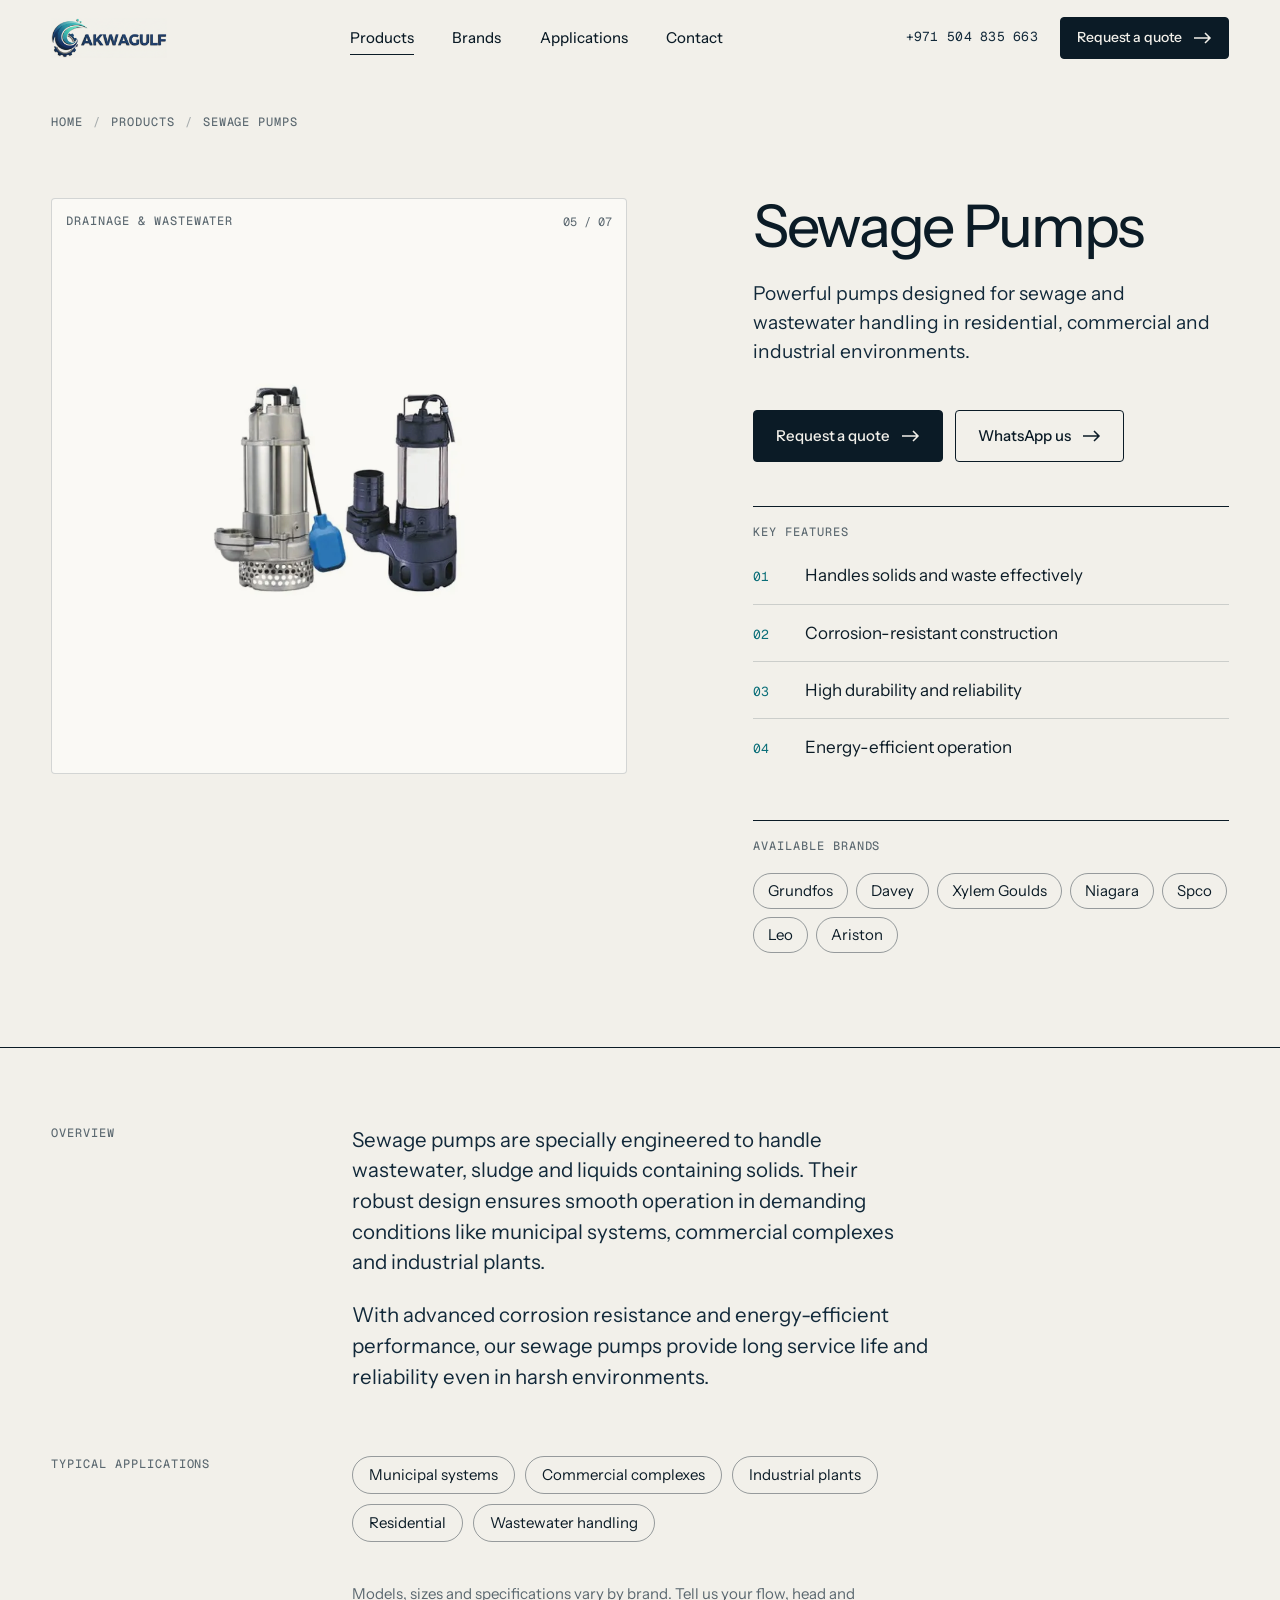
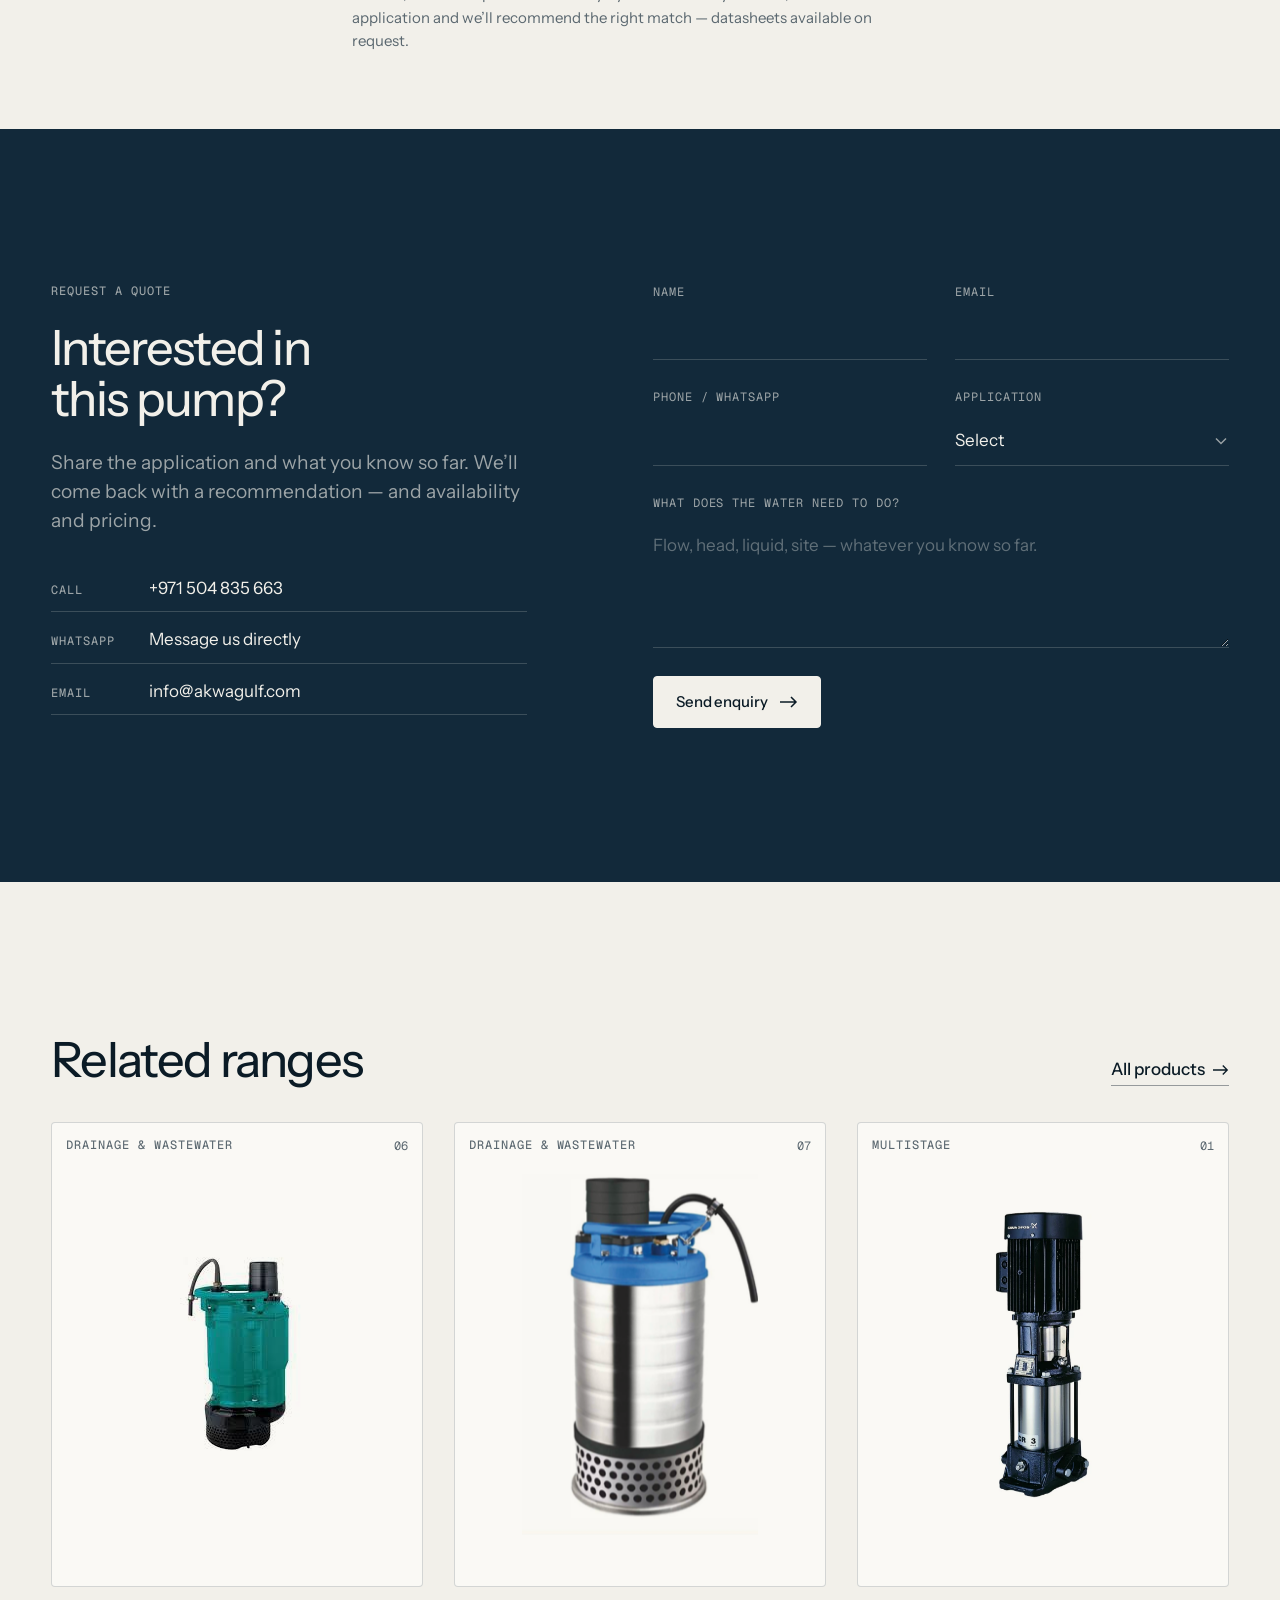
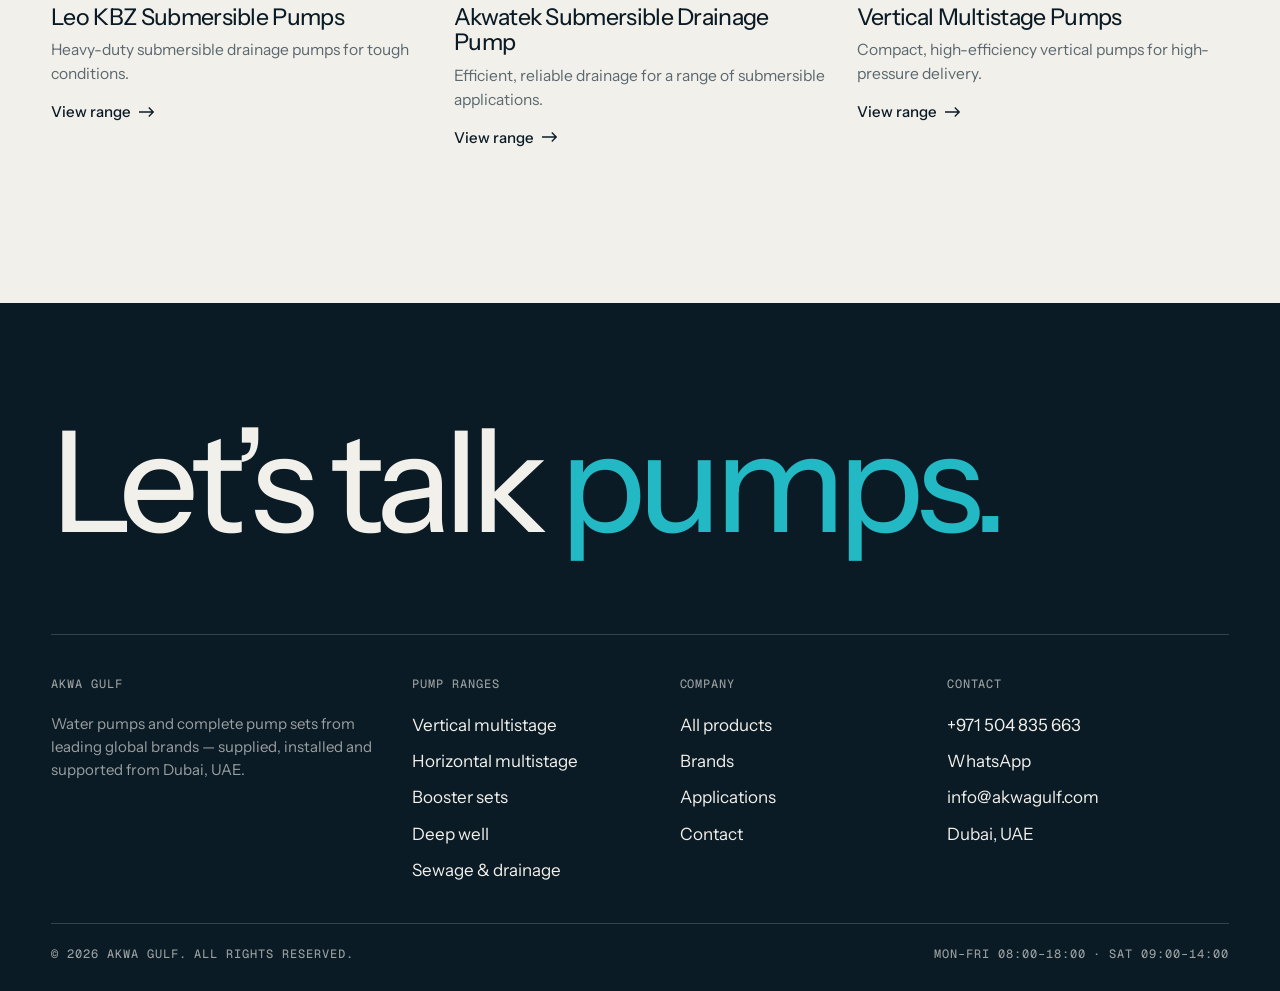
<file: sewagepump.html>
<!DOCTYPE html>
<html lang="en">
<head>
<meta charset="utf-8">
<meta name="viewport" content="width=device-width, initial-scale=1">
<title>Sewage Pumps | Akwa Gulf</title>
<meta name="description" content="Sewage Pumps from Akwa Gulf, Dubai. Powerful pumps designed for sewage and wastewater handling in residential, commercial and industrial environments.">
<link rel="canonical" href="https://www.akwagulf.com/sewagepump">
<meta name="google-site-verification" content="6YBeqknxDlxP8BwR0KcgpvpW7hSw1EAXUhiTFwadtOM">
<meta name="theme-color" content="#f2f0ea">
<meta property="og:type" content="website">
<meta property="og:site_name" content="Akwa Gulf">
<meta property="og:title" content="Sewage Pumps | Akwa Gulf">
<meta property="og:description" content="Sewage Pumps from Akwa Gulf, Dubai. Powerful pumps designed for sewage and wastewater handling in residential, commercial and industrial environments.">
<meta property="og:url" content="https://www.akwagulf.com/sewagepump">
<meta property="og:image" content="https://www.akwagulf.com/assets/sewage-pump.webp">
<link rel="icon" type="image/png" href="/favicon.png?v=2">
<link rel="apple-touch-icon" href="/apple-touch-icon.png">
<link rel="preload" href="/fonts/instrument-sans-latin-wght-normal.woff2" as="font" type="font/woff2" crossorigin>
<link rel="preload" href="/fonts/geist-mono-latin-wght-normal.woff2" as="font" type="font/woff2" crossorigin>
<link rel="stylesheet" href="/css/site.css">
<script>document.documentElement.classList.add("js")</script>
<script type="application/ld+json">{"@context": "https://schema.org", "@type": "Product", "name": "Sewage Pumps", "description": "Powerful pumps designed for sewage and wastewater handling in residential, commercial and industrial environments.", "image": "https://www.akwagulf.com/assets/sewage-pump.webp", "brand": [{"@type": "Brand", "name": "Grundfos"}, {"@type": "Brand", "name": "Davey"}, {"@type": "Brand", "name": "Xylem Goulds"}, {"@type": "Brand", "name": "Niagara"}, {"@type": "Brand", "name": "Spco"}, {"@type": "Brand", "name": "Leo"}, {"@type": "Brand", "name": "Ariston"}], "category": "Drainage & wastewater"}</script>
</head>
<body>
<a class="skip" href="#main">Skip to content</a>
<header class="site-header">
  <div class="wrap">
    <a class="brand" href="/" aria-label="Akwa Gulf — home"><img src="/assets/logo.png" alt="Akwa Gulf" width="116" height="40"></a>
    <nav class="nav" id="nav" aria-label="Main">
      <a class="nav-link" href="/products.html" aria-current="page">Products</a>
      <a class="nav-link" href="/#brands">Brands</a>
      <a class="nav-link" href="/#applications">Applications</a>
      <a class="nav-link" href="/contact.html">Contact</a>
      <div class="m-contact"><a href="tel:+971504835663">+971 504 835 663</a><a href="mailto:info@akwagulf.com">info@akwagulf.com</a></div>
    </nav>
    <div class="header-cta">
      <a class="header-tel" href="tel:+971504835663">+971 504 835 663</a>
      <a class="btn btn--sm" href="#quote">Request a quote <svg class="arr" width="18" height="12" viewBox="0 0 18 12" fill="none" stroke="currentColor" stroke-width="1.5" aria-hidden="true"><path d="M0 6h16M11 1l5 5-5 5"/></svg></a>
      <button class="menu-btn" type="button" aria-expanded="false" aria-controls="nav" aria-label="Open menu"><span></span></button>
    </div>
  </div>
</header>
<main id="main">
<section class="page-head" style="padding-bottom:clamp(28px,3vw,48px)">
  <div class="wrap">
    <p class="crumbs label"><a href="/">Home</a><span class="sep">/</span><a href="/products.html">Products</a><span class="sep">/</span><span>Sewage Pumps</span></p>
  </div>
</section>
<div class="wrap">
  <div class="grid detail">
    <div class="detail-media rv"><div class="tile"><span class="label tag">Drainage &amp; wastewater</span><span class="corner">05 / 07</span><img src="/assets/sewage-pump.webp" alt="Sewage Pumps"></div></div>
    <div class="detail-info">
      <h1 class="h1" style="font-size:clamp(2.4rem,4.6vw,4.25rem)">Sewage Pumps</h1>
      <p class="lede">Powerful pumps designed for sewage and wastewater handling in residential, commercial and industrial environments.</p>
      <div class="detail-cta"><a class="btn" href="#quote">Request a quote <svg class="arr" width="18" height="12" viewBox="0 0 18 12" fill="none" stroke="currentColor" stroke-width="1.5" aria-hidden="true"><path d="M0 6h16M11 1l5 5-5 5"/></svg></a><a class="btn btn--line" href="https://wa.me/971504835663" rel="noopener">WhatsApp us <svg class="arr" width="18" height="12" viewBox="0 0 18 12" fill="none" stroke="currentColor" stroke-width="1.5" aria-hidden="true"><path d="M0 6h16M11 1l5 5-5 5"/></svg></a></div>
      <div class="spec"><h2>Key features</h2><ul><li><span class="num">01</span><span>Handles solids and waste effectively</span></li><li><span class="num">02</span><span>Corrosion-resistant construction</span></li><li><span class="num">03</span><span>High durability and reliability</span></li><li><span class="num">04</span><span>Energy-efficient operation</span></li></ul></div>
      <div class="spec spec--brands"><h2>Available brands</h2><ul><li>Grundfos</li><li>Davey</li><li>Xylem Goulds</li><li>Niagara</li><li>Spco</li><li>Leo</li><li>Ariston</li></ul></div>
    </div>
  </div>
</div>
<section class="overview">
  <div class="wrap grid overview-grid">
    <p class="label">Overview</p>
    <div class="overview-body rv"><p>Sewage pumps are specially engineered to handle wastewater, sludge and liquids containing solids. Their robust design ensures smooth operation in demanding conditions like municipal systems, commercial complexes and industrial plants.</p><p>With advanced corrosion resistance and energy-efficient performance, our sewage pumps provide long service life and reliability even in harsh environments.</p></div>
    <p class="label" style="margin-top:24px">Typical applications</p>
    <ul class="apps-list rv" style="margin-top:24px"><li>Municipal systems</li><li>Commercial complexes</li><li>Industrial plants</li><li>Residential</li><li>Wastewater handling</li></ul>
    <p class="label"></p>
    <p class="note">Models, sizes and specifications vary by brand. Tell us your flow, head and application and we’ll recommend the right match — datasheets available on request.</p>
  </div>
</section>
<section class="band section" id="quote">
  <div class="wrap grid band-grid">
    <div class="band-copy rv">
      <p class="label" style="margin-bottom:24px">Request a quote</p>
      <h2 class="h2">Interested in this pump?</h2>
      <p class="lede">Share the application and what you know so far. We’ll come back with a recommendation — and availability and pricing.</p>
      <div class="contact-lines">
        <a href="tel:+971504835663"><span class="label">Call</span><span>+971 504 835 663</span></a>
        <a href="https://wa.me/971504835663" rel="noopener"><span class="label">WhatsApp</span><span>Message us directly</span></a>
        <a href="mailto:info@akwagulf.com"><span class="label">Email</span><span>info@akwagulf.com</span></a>
      </div>
    </div>
    <div class="band-form rv" style="--d:120ms"><form class="form" id="quote-form" data-endpoint="https://formspree.io/f/xwprvebn" novalidate>
  <div class="field"><label for="quote-form-name">Name</label><input id="quote-form-name" name="name" autocomplete="name" required></div>
  <div class="field"><label for="quote-form-email">Email</label><input id="quote-form-email" name="_replyto" type="email" autocomplete="email" required></div>
  <div class="field"><label for="quote-form-phone">Phone / WhatsApp</label><input id="quote-form-phone" name="phone" type="tel" autocomplete="tel"></div>
  <div class="field"><label for="quote-form-app">Application</label><select id="quote-form-app" name="application"><option value="" selected disabled>Select</option><option>Building services</option><option>Irrigation &amp; agriculture</option><option>Industrial process</option><option>Residential</option><option>Wastewater &amp; drainage</option><option>Not sure yet</option></select></div>
  <div class="field field--full"><label for="quote-form-msg">What does the water need to do?</label><textarea id="quote-form-msg" name="message" rows="4" placeholder="Flow, head, liquid, site — whatever you know so far." required></textarea></div>
  <input type="hidden" name="_subject" value="Quote request — Sewage Pumps"><input type="hidden" name="product" value="Sewage Pumps">
  <div class="hp" aria-hidden="true"><input name="_gotcha" tabindex="-1" autocomplete="off"></div>
  <div class="form-foot"><button class="btn btn--light" type="submit">Send enquiry <svg class="arr" width="18" height="12" viewBox="0 0 18 12" fill="none" stroke="currentColor" stroke-width="1.5" aria-hidden="true"><path d="M0 6h16M11 1l5 5-5 5"/></svg></button><p class="form-status" role="status" aria-live="polite"></p></div>
</form></div>
  </div>
</section>
<section class="section">
  <div class="wrap">
    <div class="related-head"><h2 class="h2">Related ranges</h2><a class="link" href="/products.html">All products <svg width="16" height="12" viewBox="0 0 18 12" fill="none" stroke="currentColor" stroke-width="1.5" aria-hidden="true"><path d="M0 6h16M11 1l5 5-5 5"/></svg></a></div>
    <div class="cards cards--3"><article class="card rv" data-cat="drainage" data-text="leo kbz submersible pumps heavy-duty submersible drainage pumps for tough conditions. drainage &amp; wastewater leo construction sites tunnels mines flood control dewatering">
  <div class="tile"><span class="label tag">Drainage &amp; wastewater</span><span class="corner">06</span><img src="/assets/leo-kbz.jpg" alt="Leo KBZ Submersible Pumps" loading="lazy"></div>
  <div class="meta">
    <h3><a class="stretch" href="/kbzpump.html">Leo KBZ Submersible Pumps</a></h3>
    <p>Heavy-duty submersible drainage pumps for tough conditions.</p>
    <span class="more">View range <svg width="16" height="12" viewBox="0 0 18 12" fill="none" stroke="currentColor" stroke-width="1.5" aria-hidden="true"><path d="M0 6h16M11 1l5 5-5 5"/></svg></span>
  </div>
</article><article class="card rv" data-cat="drainage" data-text="akwatek submersible drainage pump efficient, reliable drainage for a range of submersible applications. drainage &amp; wastewater akwatek drainage dewatering wastewater">
  <div class="tile"><span class="label tag">Drainage &amp; wastewater</span><span class="corner">07</span><img src="/assets/akwatek-drainage.png" alt="Akwatek Submersible Drainage Pump" loading="lazy"></div>
  <div class="meta">
    <h3><a class="stretch" href="/ksm-submersible-drainage-pump.html">Akwatek Submersible Drainage Pump</a></h3>
    <p>Efficient, reliable drainage for a range of submersible applications.</p>
    <span class="more">View range <svg width="16" height="12" viewBox="0 0 18 12" fill="none" stroke="currentColor" stroke-width="1.5" aria-hidden="true"><path d="M0 6h16M11 1l5 5-5 5"/></svg></span>
  </div>
</article><article class="card rv" data-cat="multistage" data-text="vertical multistage pumps compact, high-efficiency vertical pumps for high-pressure delivery. multistage grundfos davey xylem goulds niagara spco leo water supply irrigation boiler feed pressure boosting industrial circulation hvac high-rise buildings">
  <div class="tile"><span class="label tag">Multistage</span><span class="corner">01</span><img src="/assets/vertical-multistage.webp" alt="Vertical Multistage Pumps" loading="lazy"></div>
  <div class="meta">
    <h3><a class="stretch" href="/verticalpump.html">Vertical Multistage Pumps</a></h3>
    <p>Compact, high-efficiency vertical pumps for high-pressure delivery.</p>
    <span class="more">View range <svg width="16" height="12" viewBox="0 0 18 12" fill="none" stroke="currentColor" stroke-width="1.5" aria-hidden="true"><path d="M0 6h16M11 1l5 5-5 5"/></svg></span>
  </div>
</article></div>
  </div>
</section>
</main>
<footer class="site-footer on-ink">
  <div class="wrap">
    <p class="foot-big">Let’s talk <em>pumps.</em></p>
    <div class="foot-grid">
      <div>
        <h4>Akwa Gulf</h4>
        <p>Water pumps and complete pump sets from leading global brands — supplied, installed and supported from Dubai, UAE.</p>
      </div>
      <div>
        <h4>Pump ranges</h4>
        <ul>
          <li><a href="/verticalpump.html">Vertical multistage</a></li>
          <li><a href="/horizontalpump.html">Horizontal multistage</a></li>
          <li><a href="/boosterpump.html">Booster sets</a></li>
          <li><a href="/deepwellpump.html">Deep well</a></li>
          <li><a href="/sewagepump.html">Sewage &amp; drainage</a></li>
        </ul>
      </div>
      <div>
        <h4>Company</h4>
        <ul>
          <li><a href="/products.html">All products</a></li>
          <li><a href="/#brands">Brands</a></li>
          <li><a href="/#applications">Applications</a></li>
          <li><a href="/contact.html">Contact</a></li>
        </ul>
      </div>
      <div>
        <h4>Contact</h4>
        <ul>
          <li><a href="tel:+971504835663">+971 504 835 663</a></li>
          <li><a href="https://wa.me/971504835663" rel="noopener">WhatsApp</a></li>
          <li><a href="mailto:info@akwagulf.com">info@akwagulf.com</a></li>
          <li>Dubai, UAE</li>
        </ul>
      </div>
    </div>
    <div class="foot-base">
      <span class="label">© <span data-year>2026</span> Akwa Gulf. All rights reserved.</span>
      <span class="label">Mon–Fri 08:00–18:00 · Sat 09:00–14:00</span>
    </div>
  </div>
</footer>
<script src="/js/site.js" defer></script>
</body>
</html>
</file>
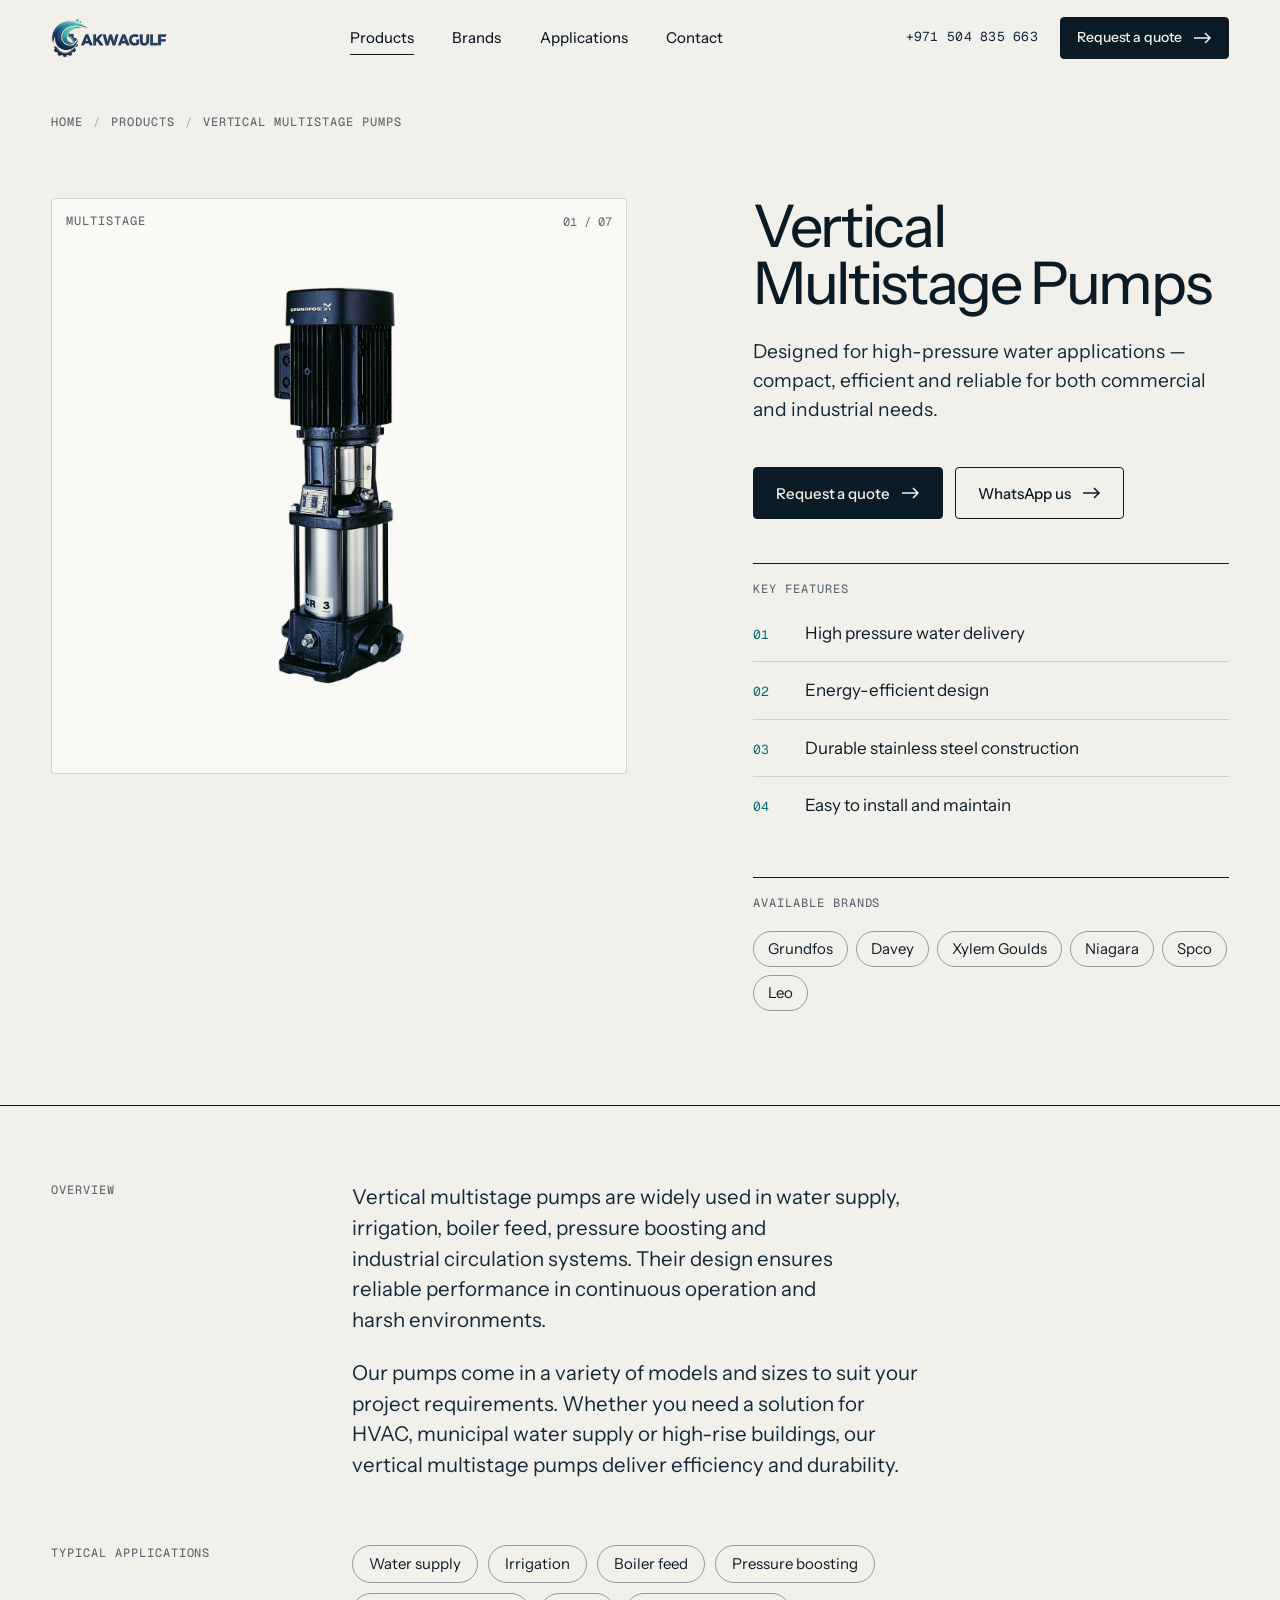
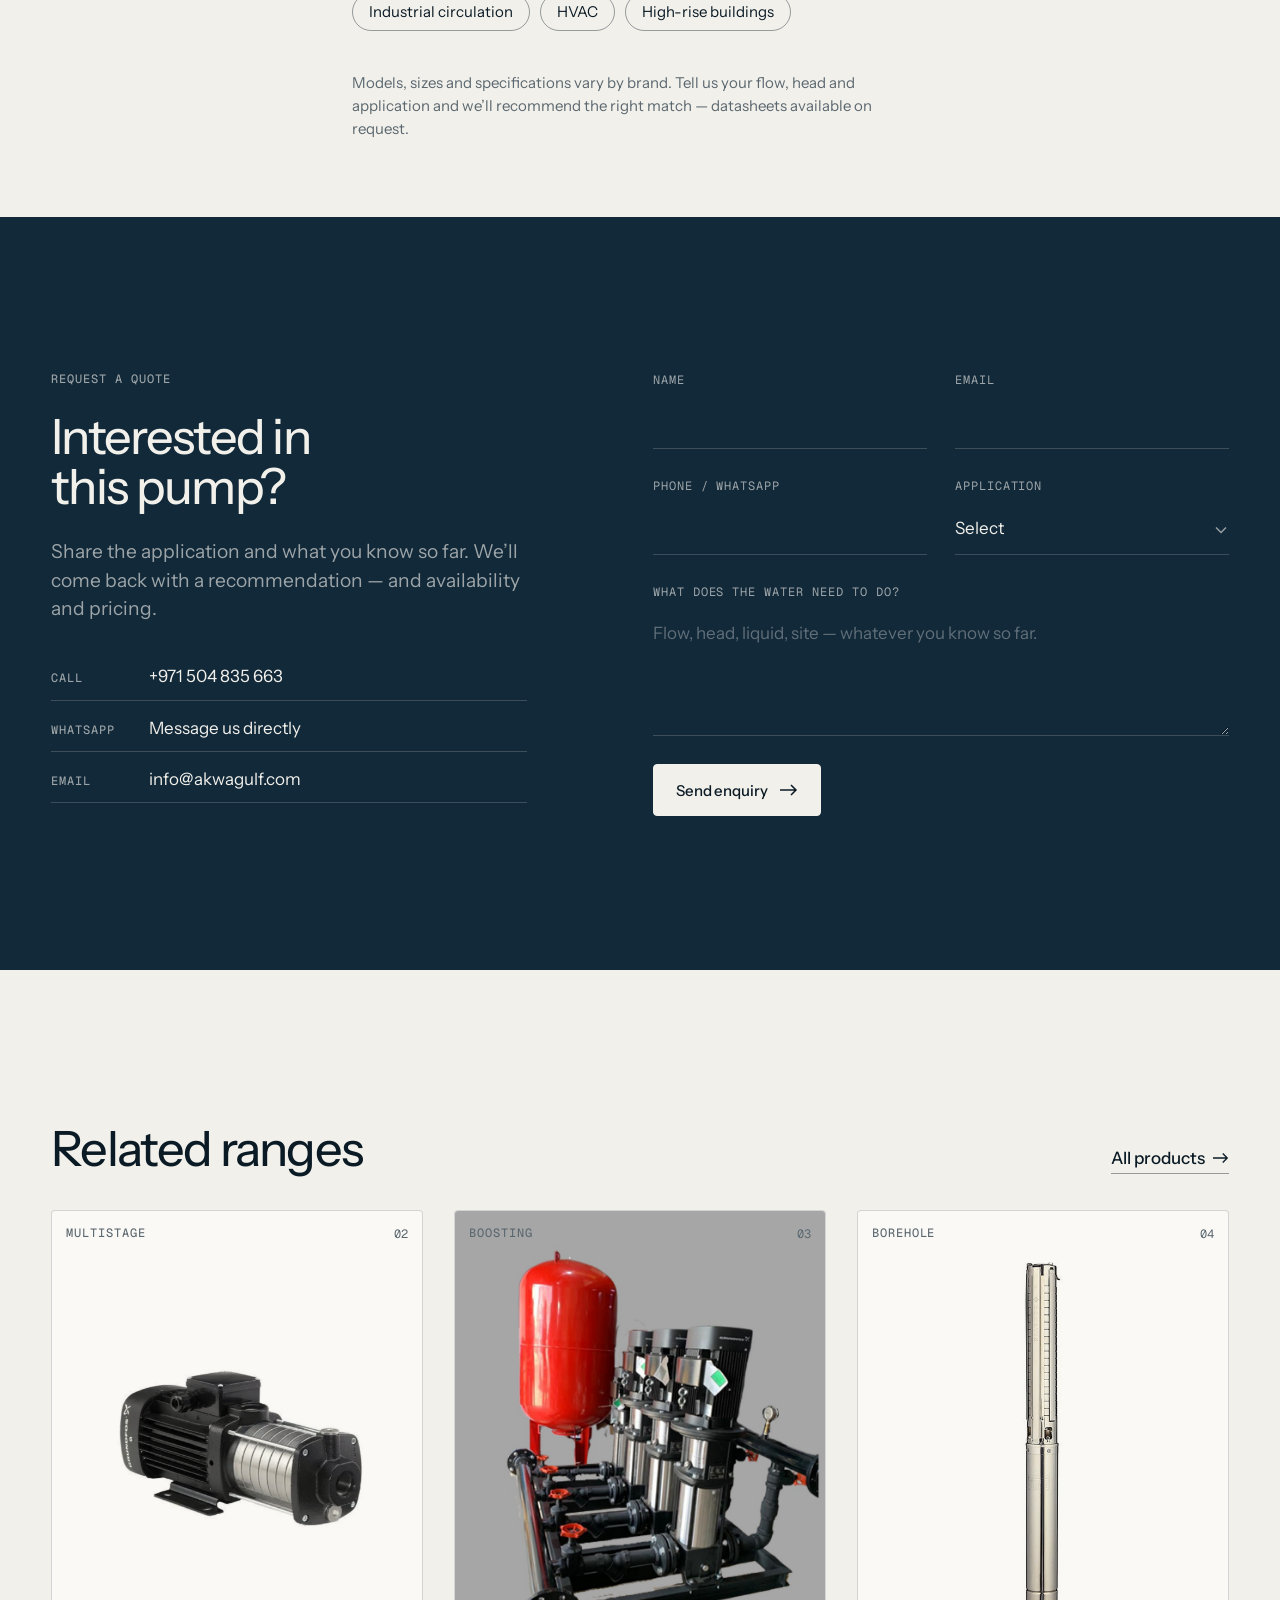
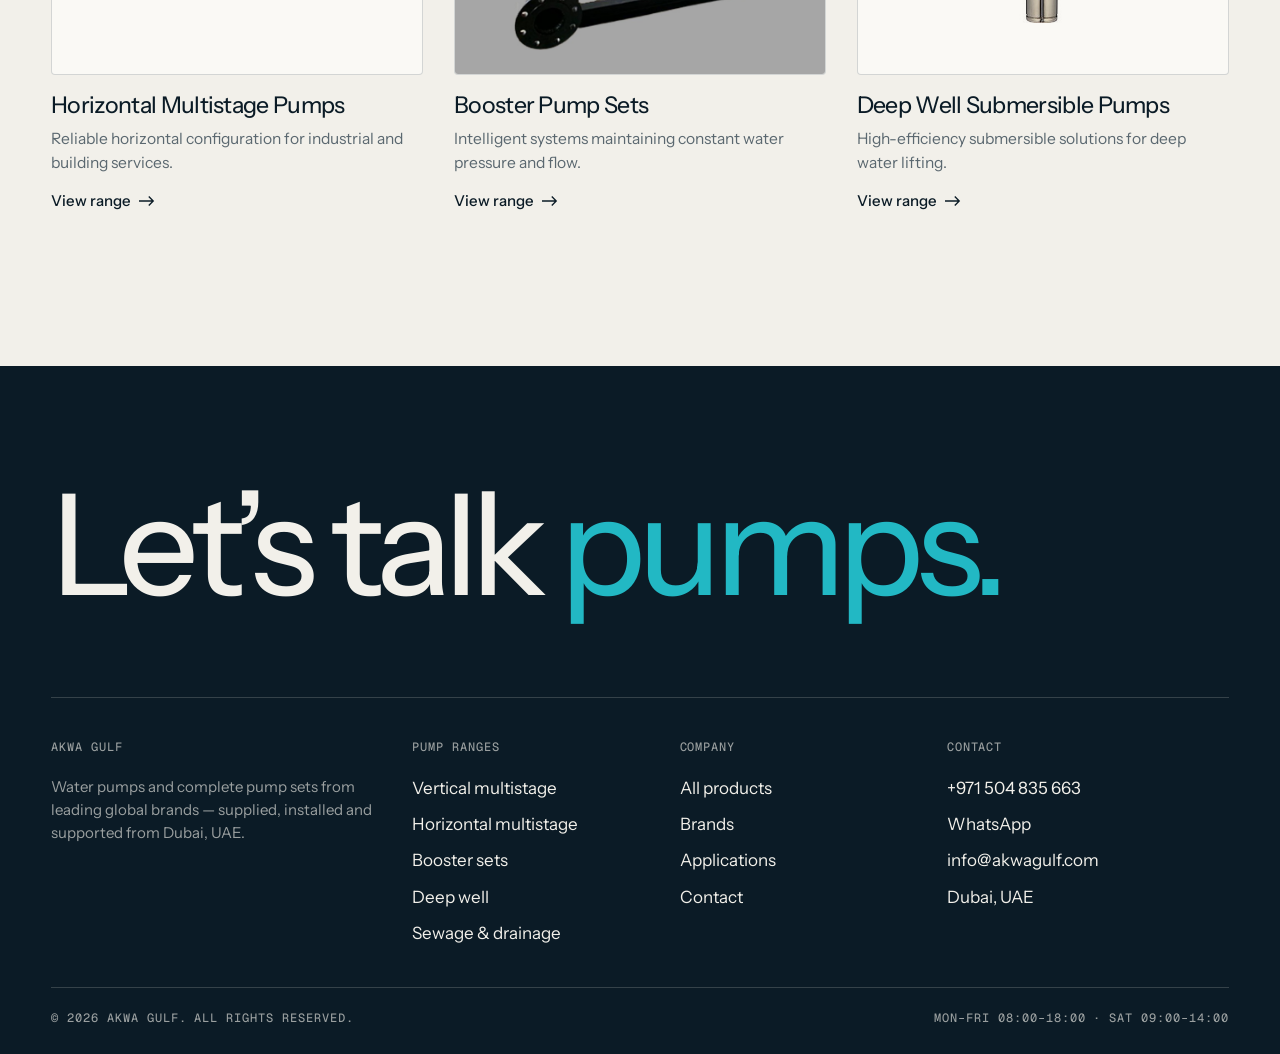
<file: verticalpump.html>
<!DOCTYPE html>
<html lang="en">
<head>
<meta charset="utf-8">
<meta name="viewport" content="width=device-width, initial-scale=1">
<title>Vertical Multistage Pumps | Akwa Gulf</title>
<meta name="description" content="Vertical Multistage Pumps from Akwa Gulf, Dubai. Designed for high-pressure water applications — compact, efficient and reliable for both commercial and industrial needs.">
<link rel="canonical" href="https://www.akwagulf.com/verticalpump">
<meta name="google-site-verification" content="6YBeqknxDlxP8BwR0KcgpvpW7hSw1EAXUhiTFwadtOM">
<meta name="theme-color" content="#f2f0ea">
<meta property="og:type" content="website">
<meta property="og:site_name" content="Akwa Gulf">
<meta property="og:title" content="Vertical Multistage Pumps | Akwa Gulf">
<meta property="og:description" content="Vertical Multistage Pumps from Akwa Gulf, Dubai. Designed for high-pressure water applications — compact, efficient and reliable for both commercial and industrial needs.">
<meta property="og:url" content="https://www.akwagulf.com/verticalpump">
<meta property="og:image" content="https://www.akwagulf.com/assets/vertical-multistage.webp">
<link rel="icon" type="image/png" href="/favicon.png?v=2">
<link rel="apple-touch-icon" href="/apple-touch-icon.png">
<link rel="preload" href="/fonts/instrument-sans-latin-wght-normal.woff2" as="font" type="font/woff2" crossorigin>
<link rel="preload" href="/fonts/geist-mono-latin-wght-normal.woff2" as="font" type="font/woff2" crossorigin>
<link rel="stylesheet" href="/css/site.css">
<script>document.documentElement.classList.add("js")</script>
<script type="application/ld+json">{"@context": "https://schema.org", "@type": "Product", "name": "Vertical Multistage Pumps", "description": "Designed for high-pressure water applications — compact, efficient and reliable for both commercial and industrial needs.", "image": "https://www.akwagulf.com/assets/vertical-multistage.webp", "brand": [{"@type": "Brand", "name": "Grundfos"}, {"@type": "Brand", "name": "Davey"}, {"@type": "Brand", "name": "Xylem Goulds"}, {"@type": "Brand", "name": "Niagara"}, {"@type": "Brand", "name": "Spco"}, {"@type": "Brand", "name": "Leo"}], "category": "Multistage"}</script>
</head>
<body>
<a class="skip" href="#main">Skip to content</a>
<header class="site-header">
  <div class="wrap">
    <a class="brand" href="/" aria-label="Akwa Gulf — home"><img src="/assets/logo.png" alt="Akwa Gulf" width="116" height="40"></a>
    <nav class="nav" id="nav" aria-label="Main">
      <a class="nav-link" href="/products.html" aria-current="page">Products</a>
      <a class="nav-link" href="/#brands">Brands</a>
      <a class="nav-link" href="/#applications">Applications</a>
      <a class="nav-link" href="/contact.html">Contact</a>
      <div class="m-contact"><a href="tel:+971504835663">+971 504 835 663</a><a href="mailto:info@akwagulf.com">info@akwagulf.com</a></div>
    </nav>
    <div class="header-cta">
      <a class="header-tel" href="tel:+971504835663">+971 504 835 663</a>
      <a class="btn btn--sm" href="#quote">Request a quote <svg class="arr" width="18" height="12" viewBox="0 0 18 12" fill="none" stroke="currentColor" stroke-width="1.5" aria-hidden="true"><path d="M0 6h16M11 1l5 5-5 5"/></svg></a>
      <button class="menu-btn" type="button" aria-expanded="false" aria-controls="nav" aria-label="Open menu"><span></span></button>
    </div>
  </div>
</header>
<main id="main">
<section class="page-head" style="padding-bottom:clamp(28px,3vw,48px)">
  <div class="wrap">
    <p class="crumbs label"><a href="/">Home</a><span class="sep">/</span><a href="/products.html">Products</a><span class="sep">/</span><span>Vertical Multistage Pumps</span></p>
  </div>
</section>
<div class="wrap">
  <div class="grid detail">
    <div class="detail-media rv"><div class="tile"><span class="label tag">Multistage</span><span class="corner">01 / 07</span><img src="/assets/vertical-multistage.webp" alt="Vertical Multistage Pumps"></div></div>
    <div class="detail-info">
      <h1 class="h1" style="font-size:clamp(2.4rem,4.6vw,4.25rem)">Vertical Multistage Pumps</h1>
      <p class="lede">Designed for high-pressure water applications — compact, efficient and reliable for both commercial and industrial needs.</p>
      <div class="detail-cta"><a class="btn" href="#quote">Request a quote <svg class="arr" width="18" height="12" viewBox="0 0 18 12" fill="none" stroke="currentColor" stroke-width="1.5" aria-hidden="true"><path d="M0 6h16M11 1l5 5-5 5"/></svg></a><a class="btn btn--line" href="https://wa.me/971504835663" rel="noopener">WhatsApp us <svg class="arr" width="18" height="12" viewBox="0 0 18 12" fill="none" stroke="currentColor" stroke-width="1.5" aria-hidden="true"><path d="M0 6h16M11 1l5 5-5 5"/></svg></a></div>
      <div class="spec"><h2>Key features</h2><ul><li><span class="num">01</span><span>High pressure water delivery</span></li><li><span class="num">02</span><span>Energy-efficient design</span></li><li><span class="num">03</span><span>Durable stainless steel construction</span></li><li><span class="num">04</span><span>Easy to install and maintain</span></li></ul></div>
      <div class="spec spec--brands"><h2>Available brands</h2><ul><li>Grundfos</li><li>Davey</li><li>Xylem Goulds</li><li>Niagara</li><li>Spco</li><li>Leo</li></ul></div>
    </div>
  </div>
</div>
<section class="overview">
  <div class="wrap grid overview-grid">
    <p class="label">Overview</p>
    <div class="overview-body rv"><p>Vertical multistage pumps are widely used in water supply, irrigation, boiler feed, pressure boosting and industrial circulation systems. Their design ensures reliable performance in continuous operation and harsh environments.</p><p>Our pumps come in a variety of models and sizes to suit your project requirements. Whether you need a solution for HVAC, municipal water supply or high-rise buildings, our vertical multistage pumps deliver efficiency and durability.</p></div>
    <p class="label" style="margin-top:24px">Typical applications</p>
    <ul class="apps-list rv" style="margin-top:24px"><li>Water supply</li><li>Irrigation</li><li>Boiler feed</li><li>Pressure boosting</li><li>Industrial circulation</li><li>HVAC</li><li>High-rise buildings</li></ul>
    <p class="label"></p>
    <p class="note">Models, sizes and specifications vary by brand. Tell us your flow, head and application and we’ll recommend the right match — datasheets available on request.</p>
  </div>
</section>
<section class="band section" id="quote">
  <div class="wrap grid band-grid">
    <div class="band-copy rv">
      <p class="label" style="margin-bottom:24px">Request a quote</p>
      <h2 class="h2">Interested in this pump?</h2>
      <p class="lede">Share the application and what you know so far. We’ll come back with a recommendation — and availability and pricing.</p>
      <div class="contact-lines">
        <a href="tel:+971504835663"><span class="label">Call</span><span>+971 504 835 663</span></a>
        <a href="https://wa.me/971504835663" rel="noopener"><span class="label">WhatsApp</span><span>Message us directly</span></a>
        <a href="mailto:info@akwagulf.com"><span class="label">Email</span><span>info@akwagulf.com</span></a>
      </div>
    </div>
    <div class="band-form rv" style="--d:120ms"><form class="form" id="quote-form" data-endpoint="https://formspree.io/f/xwprvebn" novalidate>
  <div class="field"><label for="quote-form-name">Name</label><input id="quote-form-name" name="name" autocomplete="name" required></div>
  <div class="field"><label for="quote-form-email">Email</label><input id="quote-form-email" name="_replyto" type="email" autocomplete="email" required></div>
  <div class="field"><label for="quote-form-phone">Phone / WhatsApp</label><input id="quote-form-phone" name="phone" type="tel" autocomplete="tel"></div>
  <div class="field"><label for="quote-form-app">Application</label><select id="quote-form-app" name="application"><option value="" selected disabled>Select</option><option>Building services</option><option>Irrigation &amp; agriculture</option><option>Industrial process</option><option>Residential</option><option>Wastewater &amp; drainage</option><option>Not sure yet</option></select></div>
  <div class="field field--full"><label for="quote-form-msg">What does the water need to do?</label><textarea id="quote-form-msg" name="message" rows="4" placeholder="Flow, head, liquid, site — whatever you know so far." required></textarea></div>
  <input type="hidden" name="_subject" value="Quote request — Vertical Multistage Pumps"><input type="hidden" name="product" value="Vertical Multistage Pumps">
  <div class="hp" aria-hidden="true"><input name="_gotcha" tabindex="-1" autocomplete="off"></div>
  <div class="form-foot"><button class="btn btn--light" type="submit">Send enquiry <svg class="arr" width="18" height="12" viewBox="0 0 18 12" fill="none" stroke="currentColor" stroke-width="1.5" aria-hidden="true"><path d="M0 6h16M11 1l5 5-5 5"/></svg></button><p class="form-status" role="status" aria-live="polite"></p></div>
</form></div>
  </div>
</section>
<section class="section">
  <div class="wrap">
    <div class="related-head"><h2 class="h2">Related ranges</h2><a class="link" href="/products.html">All products <svg width="16" height="12" viewBox="0 0 18 12" fill="none" stroke="currentColor" stroke-width="1.5" aria-hidden="true"><path d="M0 6h16M11 1l5 5-5 5"/></svg></a></div>
    <div class="cards cards--3"><article class="card rv" data-cat="multistage" data-text="horizontal multistage pumps reliable horizontal configuration for industrial and building services. multistage grundfos davey xylem goulds niagara spco leo irrigation boiler feed pressure boosting hvac systems industrial water transfer commercial agricultural">
  <div class="tile"><span class="label tag">Multistage</span><span class="corner">02</span><img src="/assets/horizontal-multistage.webp" alt="Horizontal Multistage Pumps" loading="lazy"></div>
  <div class="meta">
    <h3><a class="stretch" href="/horizontalpump.html">Horizontal Multistage Pumps</a></h3>
    <p>Reliable horizontal configuration for industrial and building services.</p>
    <span class="more">View range <svg width="16" height="12" viewBox="0 0 18 12" fill="none" stroke="currentColor" stroke-width="1.5" aria-hidden="true"><path d="M0 6h16M11 1l5 5-5 5"/></svg></span>
  </div>
</article><article class="card rv" data-cat="boosting" data-text="booster pump sets intelligent systems maintaining constant water pressure and flow. boosting grundfos davey xylem goulds niagara spco leo high-rise buildings hotels residential buildings irrigation systems industrial processes">
  <div class="tile tile--cover"><span class="label tag">Boosting</span><span class="corner">03</span><img src="/assets/booster-pump-set.jpg" alt="Booster Pump Sets" loading="lazy"></div>
  <div class="meta">
    <h3><a class="stretch" href="/boosterpump.html">Booster Pump Sets</a></h3>
    <p>Intelligent systems maintaining constant water pressure and flow.</p>
    <span class="more">View range <svg width="16" height="12" viewBox="0 0 18 12" fill="none" stroke="currentColor" stroke-width="1.5" aria-hidden="true"><path d="M0 6h16M11 1l5 5-5 5"/></svg></span>
  </div>
</article><article class="card rv" data-cat="borehole" data-text="deep well submersible pumps high-efficiency submersible solutions for deep water lifting. borehole grundfos davey xylem goulds niagara versil akwatek lubi boreholes agricultural irrigation municipal water supply large-scale water supply industrial processes">
  <div class="tile"><span class="label tag">Borehole</span><span class="corner">04</span><img src="/assets/deepwell-submersible.jpg" alt="Deep Well Submersible Pumps" loading="lazy"></div>
  <div class="meta">
    <h3><a class="stretch" href="/deepwellpump.html">Deep Well Submersible Pumps</a></h3>
    <p>High-efficiency submersible solutions for deep water lifting.</p>
    <span class="more">View range <svg width="16" height="12" viewBox="0 0 18 12" fill="none" stroke="currentColor" stroke-width="1.5" aria-hidden="true"><path d="M0 6h16M11 1l5 5-5 5"/></svg></span>
  </div>
</article></div>
  </div>
</section>
</main>
<footer class="site-footer on-ink">
  <div class="wrap">
    <p class="foot-big">Let’s talk <em>pumps.</em></p>
    <div class="foot-grid">
      <div>
        <h4>Akwa Gulf</h4>
        <p>Water pumps and complete pump sets from leading global brands — supplied, installed and supported from Dubai, UAE.</p>
      </div>
      <div>
        <h4>Pump ranges</h4>
        <ul>
          <li><a href="/verticalpump.html">Vertical multistage</a></li>
          <li><a href="/horizontalpump.html">Horizontal multistage</a></li>
          <li><a href="/boosterpump.html">Booster sets</a></li>
          <li><a href="/deepwellpump.html">Deep well</a></li>
          <li><a href="/sewagepump.html">Sewage &amp; drainage</a></li>
        </ul>
      </div>
      <div>
        <h4>Company</h4>
        <ul>
          <li><a href="/products.html">All products</a></li>
          <li><a href="/#brands">Brands</a></li>
          <li><a href="/#applications">Applications</a></li>
          <li><a href="/contact.html">Contact</a></li>
        </ul>
      </div>
      <div>
        <h4>Contact</h4>
        <ul>
          <li><a href="tel:+971504835663">+971 504 835 663</a></li>
          <li><a href="https://wa.me/971504835663" rel="noopener">WhatsApp</a></li>
          <li><a href="mailto:info@akwagulf.com">info@akwagulf.com</a></li>
          <li>Dubai, UAE</li>
        </ul>
      </div>
    </div>
    <div class="foot-base">
      <span class="label">© <span data-year>2026</span> Akwa Gulf. All rights reserved.</span>
      <span class="label">Mon–Fri 08:00–18:00 · Sat 09:00–14:00</span>
    </div>
  </div>
</footer>
<script src="/js/site.js" defer></script>
</body>
</html>
</file>
<file: css/site.css>
/* ==========================================================================
   Akwa Gulf — design system
   Direction: "Precision Flow" — engineering-catalogue restraint.
   Type: Instrument Sans (display + text) / Geist Mono (labels, data)
   ========================================================================== */

@font-face {
  font-family: "Instrument Sans";
  src: url("/fonts/instrument-sans-latin-wght-normal.woff2") format("woff2");
  font-weight: 400 700;
  font-style: normal;
  font-display: swap;
}
@font-face {
  font-family: "Geist Mono";
  src: url("/fonts/geist-mono-latin-wght-normal.woff2") format("woff2");
  font-weight: 100 900;
  font-style: normal;
  font-display: swap;
}

:root {
  --paper: #f2f0ea;
  --paper-2: #e8e5dc;
  --card: #faf9f5;
  --ink: #0b1b26;
  --ink-2: #12293a;
  --muted: #5b6870;
  --rule: rgba(11, 27, 38, 0.16);
  --rule-strong: rgba(11, 27, 38, 0.4);
  --accent: #0a6e78;        /* text-safe teal on paper */
  --accent-bright: #22b8c4; /* teal for dark backgrounds / fills */
  --on-ink: #f2f0ea;
  --on-ink-muted: rgba(242, 240, 234, 0.62);
  --rule-on-ink: rgba(242, 240, 234, 0.18);

  --sans: "Instrument Sans", ui-sans-serif, system-ui, -apple-system, "Segoe UI", Roboto, sans-serif;
  --mono: "Geist Mono", ui-monospace, "SF Mono", Menlo, Consolas, monospace;

  --gutter: clamp(20px, 4vw, 56px);
  --max: 1360px;
  --header-h: 76px;
  --section: clamp(88px, 12vw, 168px);
  --radius: 4px;
  --ease: cubic-bezier(0.22, 0.61, 0.36, 1);
}

*, *::before, *::after { box-sizing: border-box; }
html { -webkit-text-size-adjust: 100%; scroll-behavior: smooth; scroll-padding-top: calc(var(--header-h) + 16px); }
body {
  margin: 0;
  background: var(--paper);
  color: var(--ink);
  font-family: var(--sans);
  font-size: 1.0625rem;
  line-height: 1.55;
  font-weight: 400;
  -webkit-font-smoothing: antialiased;
  text-rendering: optimizeLegibility;
  font-optical-sizing: auto;
}
img, svg { display: block; max-width: 100%; }
a { color: inherit; text-decoration: none; }
button, input, select, textarea { font: inherit; color: inherit; }
p { margin: 0; }
h1, h2, h3, h4 { margin: 0; font-weight: 500; }
ul, ol { margin: 0; padding: 0; list-style: none; }
::selection { background: var(--ink); color: var(--paper); }
:focus-visible { outline: 2px solid var(--accent); outline-offset: 3px; border-radius: 2px; }
.on-ink :focus-visible, .band :focus-visible, .site-footer :focus-visible { outline-color: var(--accent-bright); }

.skip { position: absolute; left: -999px; top: 8px; background: var(--ink); color: var(--paper); padding: 10px 14px; z-index: 200; border-radius: var(--radius); }
.skip:focus { left: 8px; }

/* ---------- layout ---------- */
.wrap { width: 100%; max-width: var(--max); margin-inline: auto; padding-inline: var(--gutter); }
.section { padding-block: var(--section); }
.section--tight { padding-block: calc(var(--section) * 0.6); }
.grid { display: grid; grid-template-columns: repeat(12, minmax(0, 1fr)); column-gap: clamp(16px, 2vw, 32px); }

/* ---------- type ---------- */
.label {
  font-family: var(--mono);
  font-size: 0.75rem;
  line-height: 1.4;
  letter-spacing: 0.08em;
  text-transform: uppercase;
  font-weight: 450;
  color: var(--muted);
}
.label--accent { color: var(--accent); }
.on-ink .label, .band .label { color: var(--on-ink-muted); }
.display {
  font-size: clamp(3rem, 7.4vw, 7.25rem);
  line-height: 0.94;
  letter-spacing: -0.045em;
  font-weight: 450;
  text-wrap: balance;
}
.h1 { font-size: clamp(2.6rem, 5.6vw, 5.25rem); line-height: 0.98; letter-spacing: -0.04em; font-weight: 450; text-wrap: balance; }
.h2 { font-size: clamp(2rem, 3.8vw, 3.5rem); line-height: 1.04; letter-spacing: -0.035em; font-weight: 450; text-wrap: balance; }
.h3 { font-size: clamp(1.25rem, 1.8vw, 1.625rem); line-height: 1.15; letter-spacing: -0.02em; font-weight: 500; }
.lede { font-size: clamp(1.125rem, 1.5vw, 1.3125rem); line-height: 1.5; color: var(--ink-2); max-width: 38em; text-wrap: pretty; }
.muted { color: var(--muted); }
.num { font-family: var(--mono); font-feature-settings: "zero" 1; letter-spacing: 0.02em; }

/* ---------- buttons ---------- */
.btn {
  display: inline-flex; align-items: center; gap: 12px;
  height: 52px; padding: 0 22px;
  border: 1px solid var(--ink); border-radius: var(--radius);
  background: var(--ink); color: var(--paper);
  font-size: 0.9375rem; font-weight: 500; letter-spacing: -0.005em;
  cursor: pointer; white-space: nowrap;
  transition: background 0.25s var(--ease), color 0.25s var(--ease), border-color 0.25s var(--ease);
}
.btn .arr { transition: transform 0.3s var(--ease); flex: none; }
.btn:hover .arr { transform: translateX(4px); }
.btn:hover { background: var(--accent); border-color: var(--accent); }
.btn--line { background: transparent; color: var(--ink); }
.btn--line:hover { background: var(--ink); border-color: var(--ink); color: var(--paper); }
.btn--sm { height: 42px; padding: 0 16px; font-size: 0.875rem; }
.btn--light { background: var(--paper); color: var(--ink); border-color: var(--paper); }
.btn--light:hover { background: var(--accent-bright); border-color: var(--accent-bright); color: var(--ink); }
.btn--ghost-light { background: transparent; color: var(--paper); border-color: var(--rule-on-ink); }
.btn--ghost-light:hover { background: transparent; border-color: var(--paper); color: var(--paper); }
.btn[disabled] { opacity: 0.6; cursor: progress; }

.link {
  display: inline-flex; align-items: center; gap: 8px; font-weight: 500;
  border-bottom: 1px solid var(--rule-strong); padding-bottom: 2px;
  transition: border-color 0.25s var(--ease), color 0.25s var(--ease);
}
.link:hover { color: var(--accent); border-color: var(--accent); }

/* ---------- header ---------- */
.site-header {
  position: sticky; top: 0; z-index: 100;
  height: var(--header-h);
  background: var(--paper);
  border-bottom: 1px solid transparent;
  transition: border-color 0.3s var(--ease);
}
.site-header.is-stuck { border-bottom-color: var(--rule); }
.site-header .wrap { height: 100%; display: flex; align-items: center; justify-content: space-between; gap: 24px; }
.brand { display: block; flex: none; }
.brand img { height: 40px; width: auto; mix-blend-mode: multiply; }
.nav { display: flex; align-items: center; gap: clamp(20px, 3vw, 44px); }
.nav a.nav-link { position: relative; font-size: 0.9375rem; font-weight: 450; padding-block: 8px; }
.nav a.nav-link::after {
  content: ""; position: absolute; left: 0; right: 0; bottom: 2px; height: 1px;
  background: var(--ink); transform: scaleX(0); transform-origin: left; transition: transform 0.35s var(--ease);
}
.nav a.nav-link:hover::after, .nav a.nav-link[aria-current="page"]::after { transform: scaleX(1); }
.header-cta { display: flex; align-items: center; gap: 22px; }
.header-tel { font-family: var(--mono); font-size: 0.8125rem; letter-spacing: 0.02em; color: var(--ink-2); }
.header-tel:hover { color: var(--accent); }
.menu-btn { display: none; width: 44px; height: 44px; border: 1px solid var(--rule-strong); border-radius: var(--radius); background: transparent; cursor: pointer; position: relative; }
.menu-btn span, .menu-btn::before, .menu-btn::after {
  content: ""; position: absolute; left: 12px; right: 12px; height: 1.5px; background: var(--ink);
  transition: transform 0.3s var(--ease), opacity 0.2s;
}
.menu-btn::before { top: 16px; } .menu-btn span { top: 21px; } .menu-btn::after { top: 26px; }
.menu-open .menu-btn::before { transform: translateY(5px) rotate(45deg); }
.menu-open .menu-btn span { opacity: 0; }
.menu-open .menu-btn::after { transform: translateY(-5px) rotate(-45deg); }

/* ---------- hero ---------- */
.hero { padding-top: clamp(16px, 2vw, 32px); }
.hero-grid { align-items: center; row-gap: 48px; }
.hero-copy { grid-column: 1 / span 7; padding-bottom: clamp(8px, 2vw, 32px); }
.hero-copy .label { margin-bottom: clamp(24px, 3vw, 40px); display: flex; align-items: center; gap: 12px; }
.hero-copy .label::before { content: ""; width: 28px; height: 1px; background: var(--accent); }
.hero-copy .lede { margin-top: clamp(28px, 3vw, 44px); }
.hero-actions { display: flex; flex-wrap: wrap; gap: 12px; margin-top: clamp(28px, 3vw, 44px); }
.hero-art { grid-column: 8 / span 5; color: var(--ink); }
.hero-art svg { width: 100%; height: auto; max-height: 540px; margin-inline: auto; overflow: visible; }
.hero-art .t { font-family: var(--mono); font-size: 10.5px; letter-spacing: 0.08em; fill: var(--muted); text-transform: uppercase; }
.hero-art .t-strong { fill: var(--ink); }
.hero-art .flow-base { stroke: var(--accent); stroke-opacity: 0.22; }
.hero-art .flow { stroke: var(--accent); stroke-width: 2.5; stroke-dasharray: 0.1 9; stroke-linecap: round; animation: flow 2.2s linear infinite; }
.hero-art .thin { stroke-opacity: 0.38; }
.hero-art .dim { stroke-opacity: 0.55; }
@keyframes flow { to { stroke-dashoffset: -9.1; } }

.js .hero-art .ln > * { stroke-dasharray: 1; stroke-dashoffset: 1; }
.js .hero-art.is-in .ln > * { animation: draw 1.5s var(--ease) forwards; animation-delay: calc(var(--i) * 38ms); }
.js .hero-art .flow-wrap, .js .hero-art .notes { opacity: 0; transition: opacity 0.9s var(--ease) 1.4s; }
.js .hero-art.is-in .flow-wrap, .js .hero-art.is-in .notes { opacity: 1; }
@keyframes draw { to { stroke-dashoffset: 0; } }

/* facts strip */
.facts { margin-top: clamp(56px, 7vw, 104px); border-top: 1px solid var(--ink); }
.facts ul { display: grid; grid-template-columns: repeat(4, 1fr); }
.facts li { padding: 22px 24px 26px 0; border-right: 1px solid var(--rule); }
.facts li + li { padding-left: 24px; }
.facts li:last-child { border-right: 0; }
.facts .n { font-family: var(--mono); font-size: clamp(1.75rem, 3vw, 2.5rem); letter-spacing: -0.03em; line-height: 1; display: block; margin-bottom: 10px; font-weight: 400; }
.facts .label { display: block; }

/* ---------- section header ---------- */
.sec-head { display: grid; grid-template-columns: repeat(12, minmax(0, 1fr)); column-gap: clamp(16px, 2vw, 32px); align-items: end; margin-bottom: clamp(40px, 5vw, 72px); }
.sec-head .label { grid-column: 1 / span 12; margin-bottom: 20px; display: flex; gap: 12px; align-items: center; }
.sec-head .label .idx { color: var(--accent); }
.sec-head h2 { grid-column: 1 / span 8; }
.sec-head p { grid-column: 9 / span 4; color: var(--muted); }
.rule-top { border-top: 1px solid var(--ink); }

/* ---------- brands ---------- */
.brand-grid { display: grid; grid-template-columns: repeat(5, 1fr); border-top: 1px solid var(--rule); border-left: 1px solid var(--rule); }
.brand-cell {
  height: clamp(110px, 12vw, 160px);
  border-right: 1px solid var(--rule); border-bottom: 1px solid var(--rule);
  display: flex; align-items: center; justify-content: center; padding: 20px 28px;
  position: relative; overflow: hidden;
}
.brand-cell img {
  max-width: 78%; width: auto; object-fit: contain;
  mix-blend-mode: multiply; filter: grayscale(1) contrast(1.05); opacity: 0.62;
  transition: filter 0.4s var(--ease), opacity 0.4s var(--ease);
}
.brand-cell:hover img { filter: none; opacity: 1; }
.brand-cell--text { font-family: var(--mono); font-size: 0.75rem; letter-spacing: 0.08em; text-transform: uppercase; color: var(--muted); text-align: center; line-height: 1.5; }

/* ---------- ranges list ---------- */
.range-list { border-top: 1px solid var(--ink); }
.range-row {
  display: grid; grid-template-columns: 64px minmax(0, 5fr) minmax(0, 4fr) 140px 44px;
  gap: clamp(12px, 2vw, 32px); align-items: center;
  padding-block: 22px; border-bottom: 1px solid var(--rule);
  position: relative; transition: background 0.3s var(--ease), padding 0.3s var(--ease);
}
.range-row:hover { background: var(--card); }
.range-row .num { color: var(--muted); font-size: 0.8125rem; padding-left: 4px; }
.range-row h3 { font-size: clamp(1.4rem, 2.4vw, 2.1rem); letter-spacing: -0.03em; line-height: 1.05; font-weight: 450; }
.range-row .desc { color: var(--muted); font-size: 1rem; max-width: 30em; }
.range-row .thumb {
  height: 88px; background: var(--card); border: 1px solid var(--rule); border-radius: var(--radius);
  display: flex; align-items: center; justify-content: center; overflow: hidden;
}
.range-row .thumb img { max-height: 76px; max-width: 80%; width: auto; mix-blend-mode: multiply; }
.range-row .thumb--cover img { max-height: none; max-width: none; width: 100%; height: 100%; object-fit: cover; mix-blend-mode: normal; }
.range-row .go { justify-self: end; width: 40px; height: 40px; border: 1px solid var(--rule-strong); border-radius: 50%; display: grid; place-items: center; transition: background 0.3s var(--ease), color 0.3s var(--ease), border-color 0.3s; }
.range-row:hover .go { background: var(--ink); color: var(--paper); border-color: var(--ink); }
.range-row .go svg { transition: transform 0.3s var(--ease); }
.range-row:hover .go svg { transform: translateX(2px); }
.range-row a { position: static; }  /* whole row clickable via stretched link below */
.range-row a::after { content: ""; position: absolute; inset: 0; z-index: 1; }

/* ---------- dark section ---------- */
.on-ink { background: var(--ink); color: var(--on-ink); }
.on-ink .h2, .on-ink .h3 { color: var(--on-ink); }
.on-ink .sec-head p { color: var(--on-ink-muted); }
.apps { display: grid; grid-template-columns: repeat(4, 1fr); border-top: 1px solid var(--rule-on-ink); }
.app { padding: 28px 28px 44px 0; border-right: 1px solid var(--rule-on-ink); display: flex; flex-direction: column; gap: 56px; min-height: 340px; }
.app + .app { padding-left: 28px; }
.app:last-child { border-right: 0; padding-right: 0; }
.app .num { color: var(--accent-bright); font-size: 0.8125rem; }
.app h3 { font-size: clamp(1.4rem, 2vw, 1.75rem); letter-spacing: -0.03em; line-height: 1.08; font-weight: 450; margin-bottom: 14px; }
.app p { color: var(--on-ink-muted); font-size: 1rem; }
.app .which { margin-top: auto; padding-top: 22px; display: flex; flex-wrap: wrap; gap: 6px 14px; }
.app .which a { font-family: var(--mono); font-size: 0.75rem; letter-spacing: 0.04em; border-bottom: 1px solid var(--rule-on-ink); padding-bottom: 2px; color: var(--on-ink); transition: border-color 0.25s, color 0.25s; }
.app .which a:hover { color: var(--accent-bright); border-color: var(--accent-bright); }

/* ---------- process ---------- */
.steps { display: grid; grid-template-columns: repeat(4, 1fr); position: relative; }
.step { padding-right: 32px; position: relative; padding-top: 36px; }
.step::before { content: ""; position: absolute; top: 0; left: 0; right: 0; height: 1px; background: var(--ink); }
.step::after { content: ""; position: absolute; top: -4px; left: 0; width: 9px; height: 9px; background: var(--accent); border-radius: 50%; }
.step .num { color: var(--muted); font-size: 0.8125rem; display: block; margin-bottom: 40px; }
.step h3 { font-size: clamp(1.5rem, 2.4vw, 2rem); letter-spacing: -0.03em; font-weight: 450; margin-bottom: 12px; }
.step p { color: var(--muted); max-width: 22em; }

/* ---------- quote band + forms ---------- */
.band { background: var(--ink-2); color: var(--on-ink); }
.band-grid { align-items: start; row-gap: 56px; }
.band-copy { grid-column: 1 / span 5; }
.band-copy .h2 { color: var(--on-ink); }
.band-copy p.lede { color: var(--on-ink-muted); margin-top: 24px; }
.contact-lines { margin-top: 40px; display: grid; gap: 14px; }
.contact-lines a { display: inline-flex; gap: 14px; align-items: baseline; border-bottom: 1px solid var(--rule-on-ink); padding-bottom: 10px; transition: border-color 0.25s, color 0.25s; }
.contact-lines a:hover { border-color: var(--accent-bright); color: var(--accent-bright); }
.contact-lines .label { min-width: 84px; }
.band-form { grid-column: 7 / span 6; }

.form { display: grid; grid-template-columns: 1fr 1fr; gap: 28px 28px; }
.field { display: flex; flex-direction: column; gap: 10px; }
.field--full { grid-column: 1 / -1; }
.field label { font-family: var(--mono); font-size: 0.75rem; letter-spacing: 0.08em; text-transform: uppercase; color: var(--muted); }
.field input, .field select, .field textarea {
  width: 100%; background: transparent; border: 0; border-bottom: 1px solid var(--rule-strong); border-radius: 0;
  padding: 10px 0 12px; font-size: 1.0625rem; color: inherit; outline: none; appearance: none; -webkit-appearance: none;
  transition: border-color 0.25s var(--ease);
}
.field textarea { resize: vertical; min-height: 120px; line-height: 1.5; }
.field select { background-image: url("data:image/svg+xml,%3Csvg xmlns='http://www.w3.org/2000/svg' width='12' height='8' fill='none' stroke='%235b6870' stroke-width='1.5'%3E%3Cpath d='M1 1.5 6 6.5 11 1.5'/%3E%3C/svg%3E"); background-repeat: no-repeat; background-position: right 2px center; padding-right: 24px; }
.field input::placeholder, .field textarea::placeholder { color: rgba(91, 104, 112, 0.7); }
.field input:focus, .field select:focus, .field textarea:focus { border-bottom-color: var(--accent); box-shadow: 0 1px 0 var(--accent); }
.field .err { font-size: 0.8125rem; color: #b3261e; min-height: 0; }
.band .field label, .on-ink .field label { color: var(--on-ink-muted); }
.band .field input, .band .field select, .band .field textarea { border-bottom-color: var(--rule-on-ink); color: var(--on-ink); }
.band .field select option { color: var(--ink); }
.band .field input::placeholder, .band .field textarea::placeholder { color: rgba(242, 240, 234, 0.35); }
.band .field input:focus, .band .field select:focus, .band .field textarea:focus { border-bottom-color: var(--accent-bright); box-shadow: 0 1px 0 var(--accent-bright); }
.band .field select { background-image: url("data:image/svg+xml,%3Csvg xmlns='http://www.w3.org/2000/svg' width='12' height='8' fill='none' stroke='%23f2f0ea' stroke-opacity='.6' stroke-width='1.5'%3E%3Cpath d='M1 1.5 6 6.5 11 1.5'/%3E%3C/svg%3E"); }
.form-foot { grid-column: 1 / -1; display: flex; align-items: center; gap: 20px; flex-wrap: wrap; }
.form-status { font-size: 0.9375rem; min-height: 1.5em; }
.form-status.ok { color: var(--accent); }
.band .form-status.ok { color: var(--accent-bright); }
.form-status.bad { color: #b3261e; }
.band .form-status.bad { color: #ff9b94; }
.hp { position: absolute; left: -9999px; width: 1px; height: 1px; opacity: 0; }

/* ---------- footer ---------- */
.site-footer { background: var(--ink); color: var(--on-ink); padding-top: clamp(72px, 9vw, 128px); }
.foot-big { font-size: clamp(3rem, 11vw, 11rem); line-height: 0.9; letter-spacing: -0.055em; font-weight: 450; color: var(--on-ink); margin-bottom: clamp(48px, 7vw, 96px); }
.foot-big em { font-style: normal; color: var(--accent-bright); }
.foot-grid { display: grid; grid-template-columns: 1.4fr 1fr 1fr 1.2fr; gap: 32px; padding-block: 40px; border-top: 1px solid var(--rule-on-ink); }
.foot-grid h4 { font-family: var(--mono); font-size: 0.75rem; letter-spacing: 0.08em; text-transform: uppercase; font-weight: 450; color: var(--on-ink-muted); margin-bottom: 18px; }
.foot-grid li + li { margin-top: 10px; }
.foot-grid a { transition: color 0.2s; }
.foot-grid a:hover { color: var(--accent-bright); }
.foot-grid p { color: var(--on-ink-muted); max-width: 26em; font-size: 0.9375rem; }
.foot-base { display: flex; justify-content: space-between; gap: 16px; flex-wrap: wrap; padding-block: 22px 28px; border-top: 1px solid var(--rule-on-ink); }
.foot-base .label { color: var(--on-ink-muted); }

/* ---------- inner page head ---------- */
.page-head { padding-top: clamp(24px, 3vw, 44px); padding-bottom: clamp(32px, 4vw, 56px); }
.page-head .crumbs { margin-bottom: 28px; display: flex; gap: 10px; align-items: center; }
.page-head .crumbs a:hover { color: var(--accent); }
.page-head .crumbs .sep { opacity: 0.5; }
.page-head-grid { align-items: end; row-gap: 24px; }
.page-head h1 { grid-column: 1 / span 8; }
.page-head .aside { grid-column: 9 / span 4; color: var(--muted); }
.page-head .count { font-family: var(--mono); font-size: 0.8125rem; letter-spacing: 0.06em; color: var(--muted); }

/* ---------- products listing ---------- */
.toolbar { border-top: 1px solid var(--ink); border-bottom: 1px solid var(--rule); padding-block: 18px; position: sticky; top: var(--header-h); background: var(--paper); z-index: 50; }
.toolbar .wrap { display: flex; gap: 24px; justify-content: space-between; align-items: center; flex-wrap: wrap; }
.chips { display: flex; gap: 8px; flex-wrap: wrap; }
.chip {
  height: 38px; padding: 0 16px; border: 1px solid var(--rule-strong); border-radius: 999px; background: transparent; cursor: pointer;
  font-size: 0.875rem; font-weight: 450; transition: background 0.2s, color 0.2s, border-color 0.2s;
}
.chip:hover { border-color: var(--ink); }
.chip[aria-pressed="true"] { background: var(--ink); color: var(--paper); border-color: var(--ink); }
.toolbar-end { display: flex; gap: 24px; align-items: center; min-width: 0; }
.count { white-space: nowrap; }
.search { display: flex; align-items: center; gap: 10px; border-bottom: 1px solid var(--rule-strong); width: 300px; max-width: 100%; padding-bottom: 6px; }
.search input { border: 0; background: transparent; outline: none; width: 100%; font-size: 1rem; padding: 6px 0; }
.search:focus-within { border-color: var(--accent); }
.search svg { flex: none; color: var(--muted); }
.cards { display: grid; grid-template-columns: repeat(3, 1fr); gap: clamp(20px, 2.4vw, 36px); padding-block: clamp(36px, 4vw, 56px) var(--section); }
.card { display: flex; flex-direction: column; position: relative; }
.card[hidden] { display: none; }
.tile { background: var(--card); border: 1px solid var(--rule); border-radius: var(--radius); aspect-ratio: 4 / 5; display: flex; align-items: center; justify-content: center; overflow: hidden; position: relative; transition: border-color 0.3s var(--ease); }
.tile img { max-width: 78%; max-height: 78%; width: auto; height: auto; object-fit: contain; mix-blend-mode: multiply; transition: transform 0.7s var(--ease); }
.tile--cover img { max-width: none; max-height: none; width: 100%; height: 100%; object-fit: cover; mix-blend-mode: normal; }
.card:hover .tile { border-color: var(--ink); }
.card:hover .tile img { transform: scale(1.035); }
.tile .tag { position: absolute; top: 14px; left: 14px; z-index: 2; }
.tile .corner { position: absolute; right: 14px; top: 14px; z-index: 2; font-family: var(--mono); font-size: 0.75rem; color: var(--muted); }
.card .meta { padding-top: 18px; display: grid; gap: 8px; }
.card h3 { font-size: clamp(1.3rem, 1.8vw, 1.6rem); letter-spacing: -0.03em; line-height: 1.1; font-weight: 450; }
.card p { color: var(--muted); font-size: 0.975rem; max-width: 30em; }
.card .more { margin-top: 6px; display: inline-flex; align-items: center; gap: 8px; font-weight: 500; font-size: 0.9375rem; }
.card .more svg { transition: transform 0.3s var(--ease); }
.card:hover .more svg { transform: translateX(4px); }
.card a.stretch::after { content: ""; position: absolute; inset: 0; z-index: 3; }
.empty { grid-column: 1 / -1; padding: 64px 0; color: var(--muted); text-align: center; }
.assist { border-top: 1px solid var(--ink); padding-block: clamp(40px, 5vw, 72px); }
.assist .wrap { display: flex; justify-content: space-between; align-items: center; gap: 32px; flex-wrap: wrap; }
.assist h2 { max-width: 16em; }

/* ---------- product detail ---------- */
.detail { align-items: start; row-gap: 40px; padding-bottom: clamp(56px, 7vw, 104px); }
.detail-media { grid-column: 1 / span 6; position: sticky; top: calc(var(--header-h) + 24px); }
.detail-media .tile { aspect-ratio: 1 / 1; }
.detail-media .tile img { max-width: 70%; max-height: 82%; }
.detail-media .tile--cover img { max-width: none; max-height: none; }
.detail-info { grid-column: 8 / span 5; }
.detail-info .tagrow { display: flex; gap: 10px; align-items: center; margin-bottom: 22px; }
.detail-info .lede { margin-top: 24px; }
.spec { margin-top: 44px; border-top: 1px solid var(--ink); }
.spec h2 { font-family: var(--mono); font-size: 0.75rem; letter-spacing: 0.08em; text-transform: uppercase; font-weight: 450; color: var(--muted); padding-block: 16px 6px; }
.spec li { display: grid; grid-template-columns: 40px 1fr; gap: 12px; padding-block: 15px; border-top: 1px solid var(--rule); align-items: baseline; }
.spec li:first-of-type { border-top: 0; }
.spec li .num { color: var(--accent); font-size: 0.8125rem; }
.spec--brands ul { display: flex; flex-wrap: wrap; gap: 8px; padding-block: 12px 4px; border-top: 0; }
.spec--brands li { display: block; padding: 8px 14px; border: 1px solid var(--rule-strong); border-radius: 999px; font-size: 0.9375rem; line-height: 1.2; }
.spec--brands li:first-of-type { border-top: 1px solid var(--rule-strong); }
.detail-cta { margin-top: 44px; display: flex; flex-wrap: wrap; gap: 12px; }
.overview { border-top: 1px solid var(--ink); }
.overview-grid { padding-block: clamp(48px, 6vw, 88px); row-gap: 40px; }
.overview-grid > .label { grid-column: 1 / span 3; }
.overview-body { grid-column: 4 / span 6; display: grid; gap: 22px; }
.overview-body p { font-size: clamp(1.125rem, 1.6vw, 1.375rem); line-height: 1.5; color: var(--ink-2); text-wrap: pretty; }
.apps-list { grid-column: 4 / span 6; display: flex; flex-wrap: wrap; gap: 10px; }
.apps-list li { border: 1px solid var(--rule-strong); border-radius: 999px; padding: 9px 16px; font-size: 0.9375rem; line-height: 1.2; }
.note { grid-column: 4 / span 6; font-size: 0.9375rem; color: var(--muted); }
.related-head { display: flex; justify-content: space-between; align-items: end; margin-bottom: 36px; gap: 16px; }
.cards--3 { padding-block: 0; }

/* ---------- contact page ---------- */
.contact-grid { row-gap: 56px; padding-bottom: var(--section); align-items: start; }
.contact-info { grid-column: 1 / span 5; }
.contact-info dl { margin: 0; border-top: 1px solid var(--ink); }
.contact-info .row { display: grid; grid-template-columns: 120px 1fr; gap: 16px; padding-block: 20px; border-bottom: 1px solid var(--rule); align-items: baseline; }
.contact-info dt { font-family: var(--mono); font-size: 0.75rem; letter-spacing: 0.08em; text-transform: uppercase; color: var(--muted); }
.contact-info dd { margin: 0; font-size: 1.125rem; }
.contact-info dd a { border-bottom: 1px solid var(--rule-strong); transition: color .2s, border-color .2s; }
.contact-info dd a:hover { color: var(--accent); border-color: var(--accent); }
.hours { display: grid; gap: 6px; }
.hours div { display: flex; justify-content: space-between; gap: 24px; font-size: 1rem; }
.hours span:last-child { font-family: var(--mono); font-size: 0.875rem; }
.contact-form { grid-column: 7 / span 6; }
.contact-form h2 { margin-bottom: 36px; }

/* ---------- reveal ---------- */
.js .rv { opacity: 0; transform: translateY(18px); transition: opacity 0.9s var(--ease), transform 0.9s var(--ease); transition-delay: var(--d, 0ms); }
.js .rv.is-in { opacity: 1; transform: none; }

/* ---------- mobile nav ---------- */
@media (max-width: 960px) {
  :root { --header-h: 68px; }
  .menu-btn { display: block; }
  .header-tel { display: none; }
  .nav {
    position: fixed; inset: var(--header-h) 0 0 0; background: var(--ink); color: var(--on-ink);
    flex-direction: column; align-items: flex-start; justify-content: flex-start; gap: 0;
    padding: 24px var(--gutter) 40px; transform: translateY(-8px); opacity: 0; visibility: hidden;
    transition: opacity 0.3s var(--ease), transform 0.3s var(--ease), visibility 0s 0.3s;
    overflow-y: auto;
  }
  .menu-open .nav { opacity: 1; transform: none; visibility: visible; transition-delay: 0s; }
  .nav a.nav-link { font-size: clamp(2rem, 9vw, 3rem); letter-spacing: -0.04em; font-weight: 450; padding: 14px 0; width: 100%; border-bottom: 1px solid var(--rule-on-ink); }
  .nav a.nav-link::after { display: none; }
  .nav .m-contact { display: grid; gap: 8px; margin-top: 28px; font-family: var(--mono); font-size: 0.875rem; color: var(--on-ink-muted); }
  .header-cta .btn { display: none; }
  body.menu-open { overflow: hidden; }
}
.nav .m-contact { display: none; }
@media (max-width: 960px) { .nav .m-contact { display: grid; } }

/* ---------- tablet / mobile ---------- */
@media (max-width: 1100px) {
  .range-row { grid-template-columns: 48px minmax(0, 1fr) 110px 40px; }
  .range-row .desc { display: none; }
  .apps { grid-template-columns: repeat(2, 1fr); }
  .app:nth-child(2) { border-right: 0; padding-right: 0; }
  .app:nth-child(3) { padding-left: 0; }
  .app:nth-child(n+3) { border-top: 1px solid var(--rule-on-ink); }
  .cards { grid-template-columns: repeat(2, 1fr); }
  .foot-grid { grid-template-columns: 1fr 1fr; }
  .brand-grid { grid-template-columns: repeat(3, 1fr); }
}
@media (max-width: 860px) {
  .hero-copy, .hero-art { grid-column: 1 / -1; }
  .hero-art { max-width: 380px; width: 100%; margin-inline: auto; }
  .sec-head h2, .sec-head p { grid-column: 1 / -1; }
  .sec-head p { margin-top: 18px; }
  .band-copy, .band-form { grid-column: 1 / -1; }
  .page-head h1, .page-head .aside { grid-column: 1 / -1; }
  .detail-media, .detail-info { grid-column: 1 / -1; position: static; }
  .overview-grid > .label, .overview-body, .apps-list, .note { grid-column: 1 / -1; }
  .contact-info, .contact-form { grid-column: 1 / -1; }
  .steps { grid-template-columns: 1fr 1fr; row-gap: 48px; }
  .facts ul { grid-template-columns: 1fr 1fr; }
  .facts li:nth-child(2) { border-right: 0; }
  .facts li:nth-child(3) { padding-left: 0; }
  .facts li:nth-child(n+3) { border-top: 1px solid var(--rule); }
}
@media (max-width: 620px) {
  body { font-size: 1rem; }
  .range-row { grid-template-columns: 36px minmax(0, 1fr) 84px 36px; padding-block: 16px; }
  .range-row .thumb { height: 64px; }
  .range-row .thumb img { max-height: 54px; }
  .range-row .go { width: 34px; height: 34px; }
  .apps { grid-template-columns: 1fr; }
  .app, .app + .app { padding: 28px 0 36px; border-right: 0; min-height: 0; gap: 28px; border-top: 1px solid var(--rule-on-ink); }
  .app:first-child { border-top: 0; }
  .cards { grid-template-columns: 1fr; }
  .tile { aspect-ratio: 1 / 1; }
  .form { grid-template-columns: 1fr; }
  .steps { grid-template-columns: 1fr; }
  .foot-grid { grid-template-columns: 1fr; }
  .brand-grid { grid-template-columns: repeat(2, 1fr); }
  .contact-info .row { grid-template-columns: 96px 1fr; }
  .toolbar { position: static; }
  .btn { width: 100%; justify-content: space-between; }
  .header-cta .btn { width: auto; }
  .hero-actions { flex-direction: column; }
  .detail-cta { flex-direction: column; }
}

@media (prefers-reduced-motion: reduce) {
  html { scroll-behavior: auto; }
  *, *::before, *::after { animation-duration: 0.001ms !important; animation-iteration-count: 1 !important; transition-duration: 0.001ms !important; }
  .js .rv, .js .hero-art .flow-wrap, .js .hero-art .notes { opacity: 1; transform: none; }
  .js .hero-art .ln > * { stroke-dashoffset: 0; }
}
</file>
